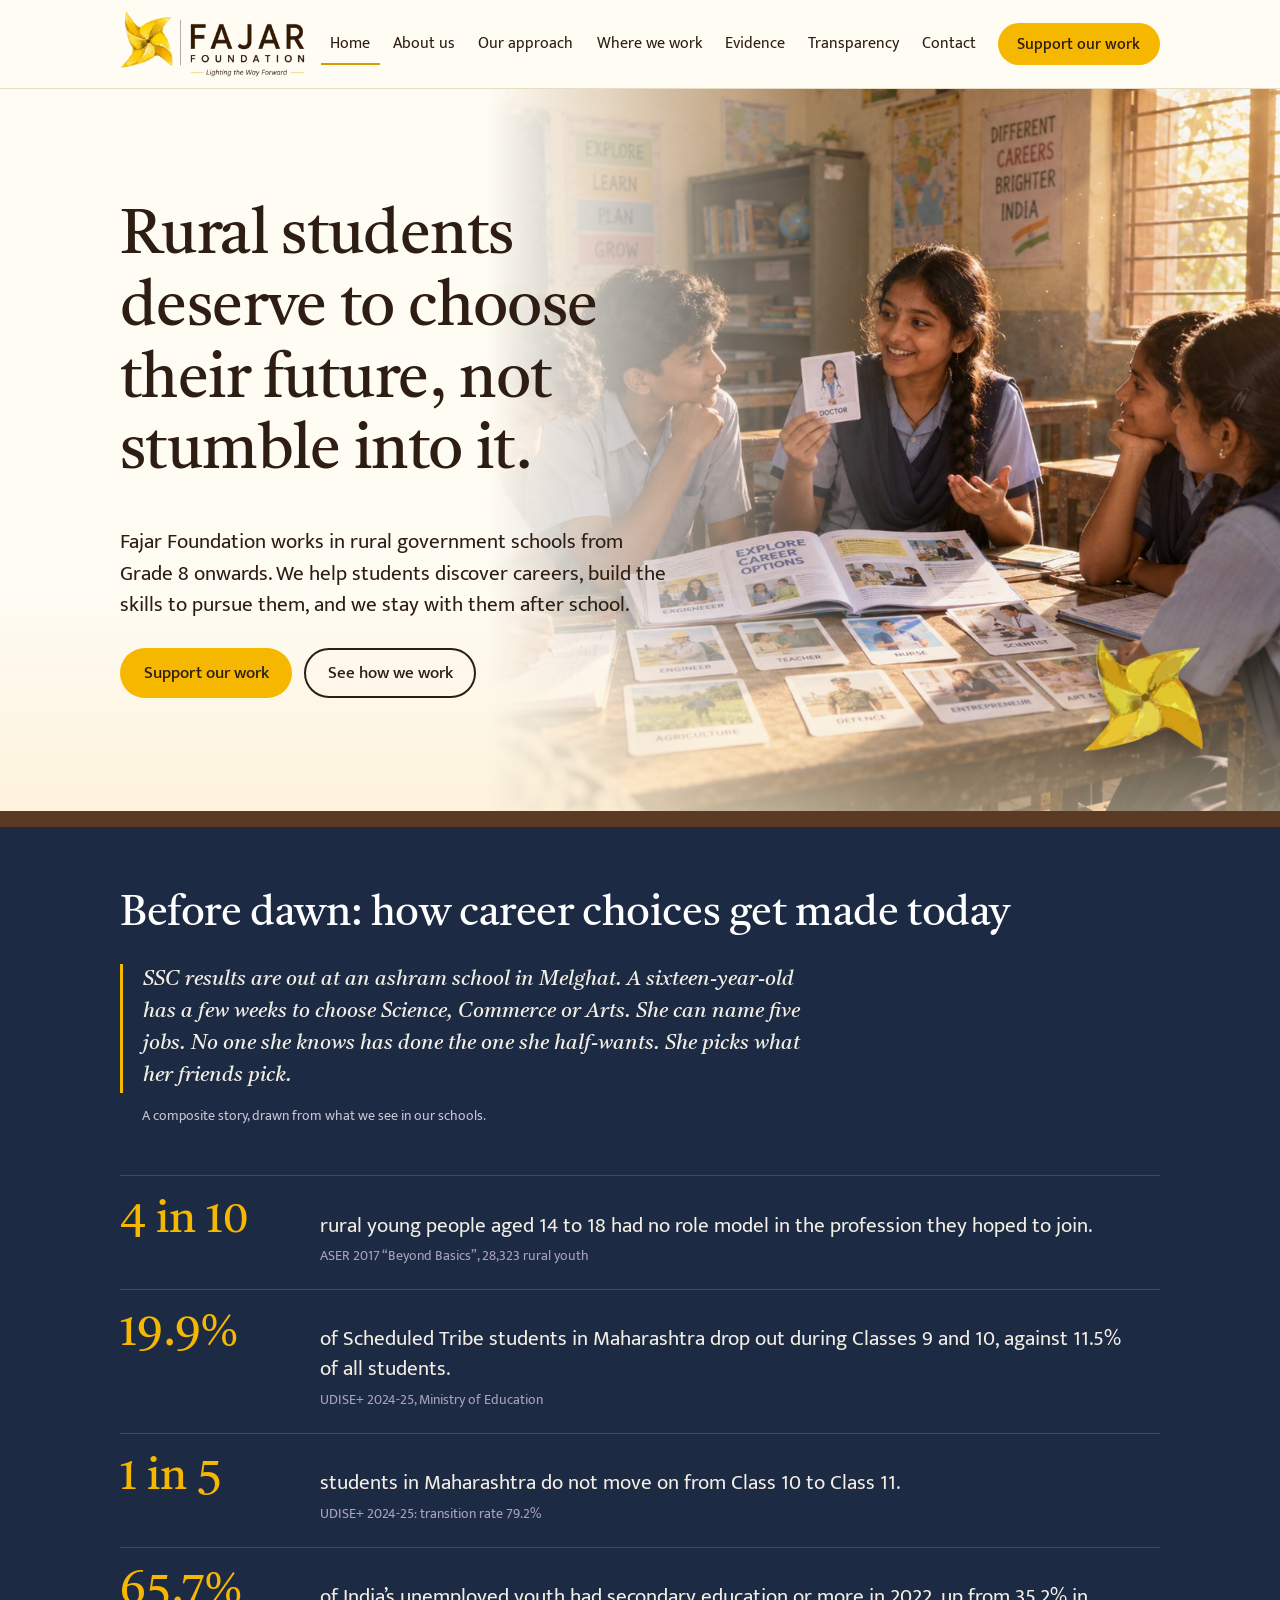
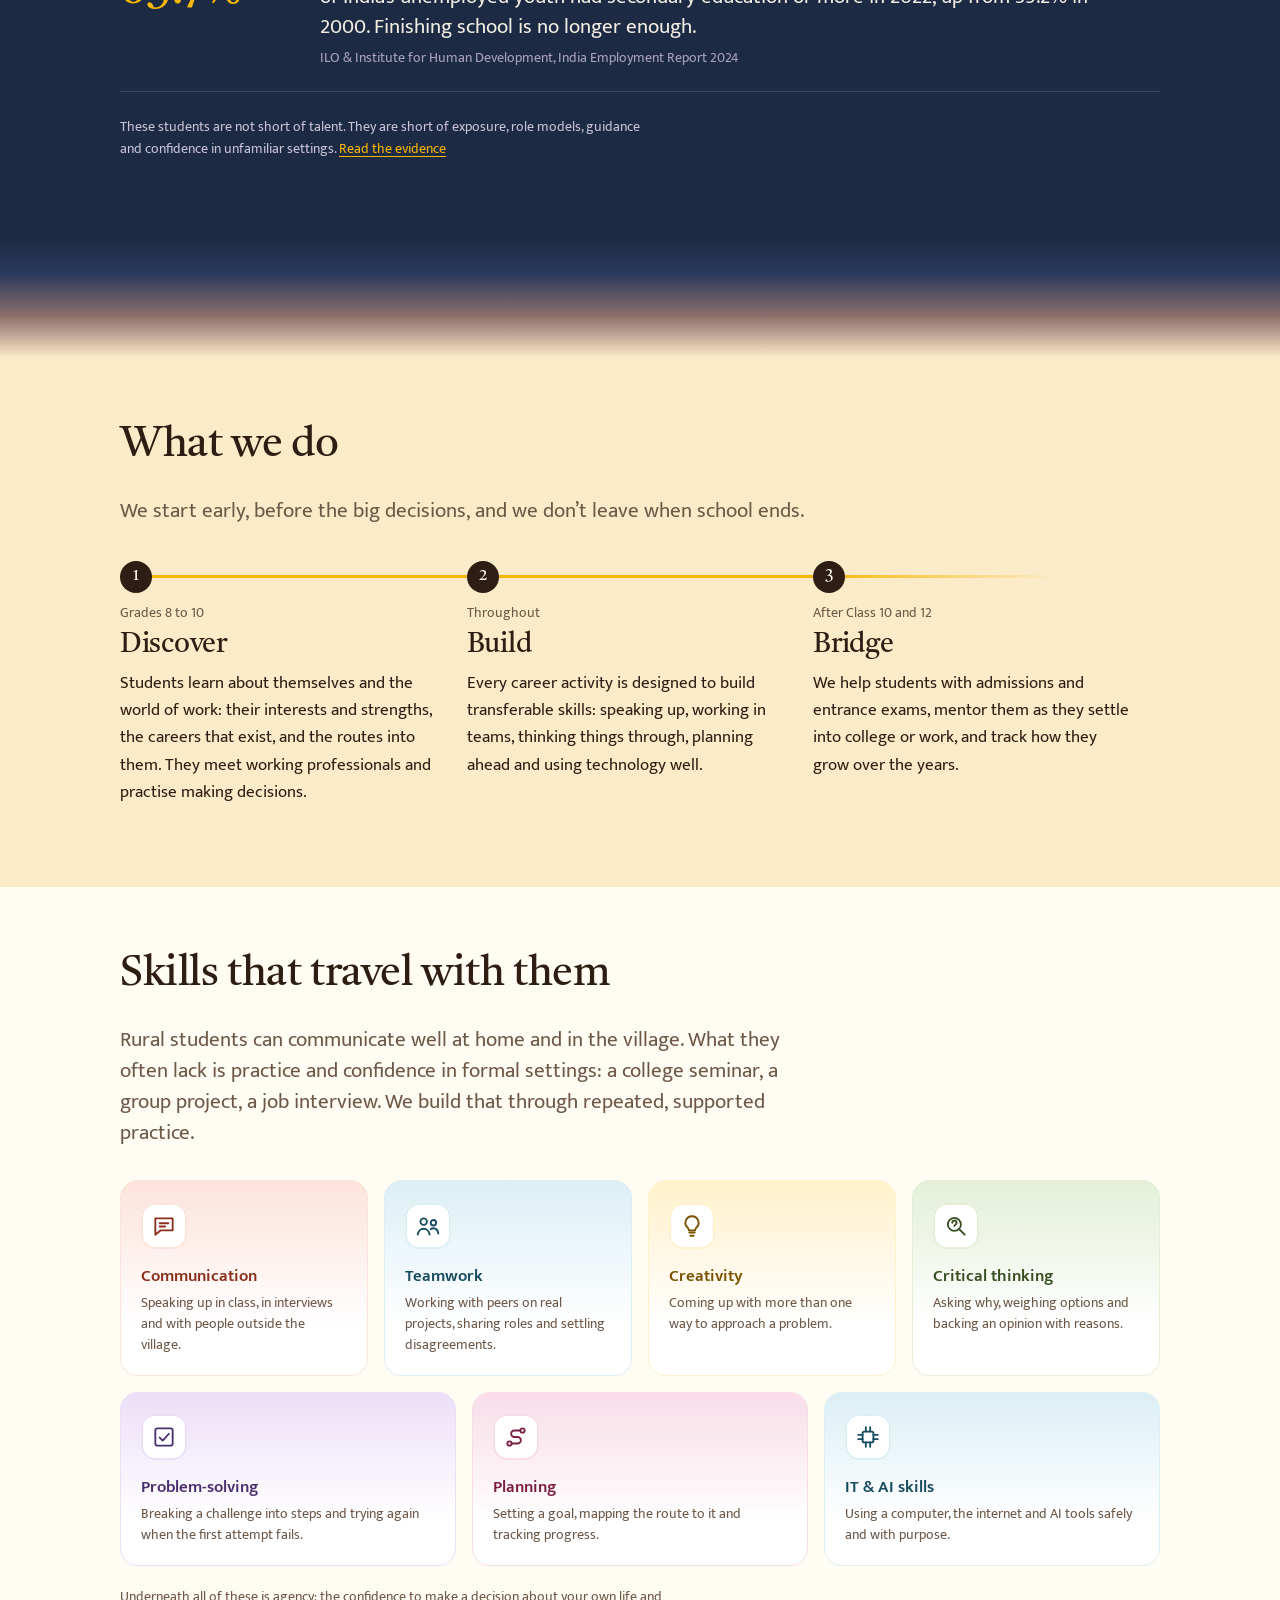
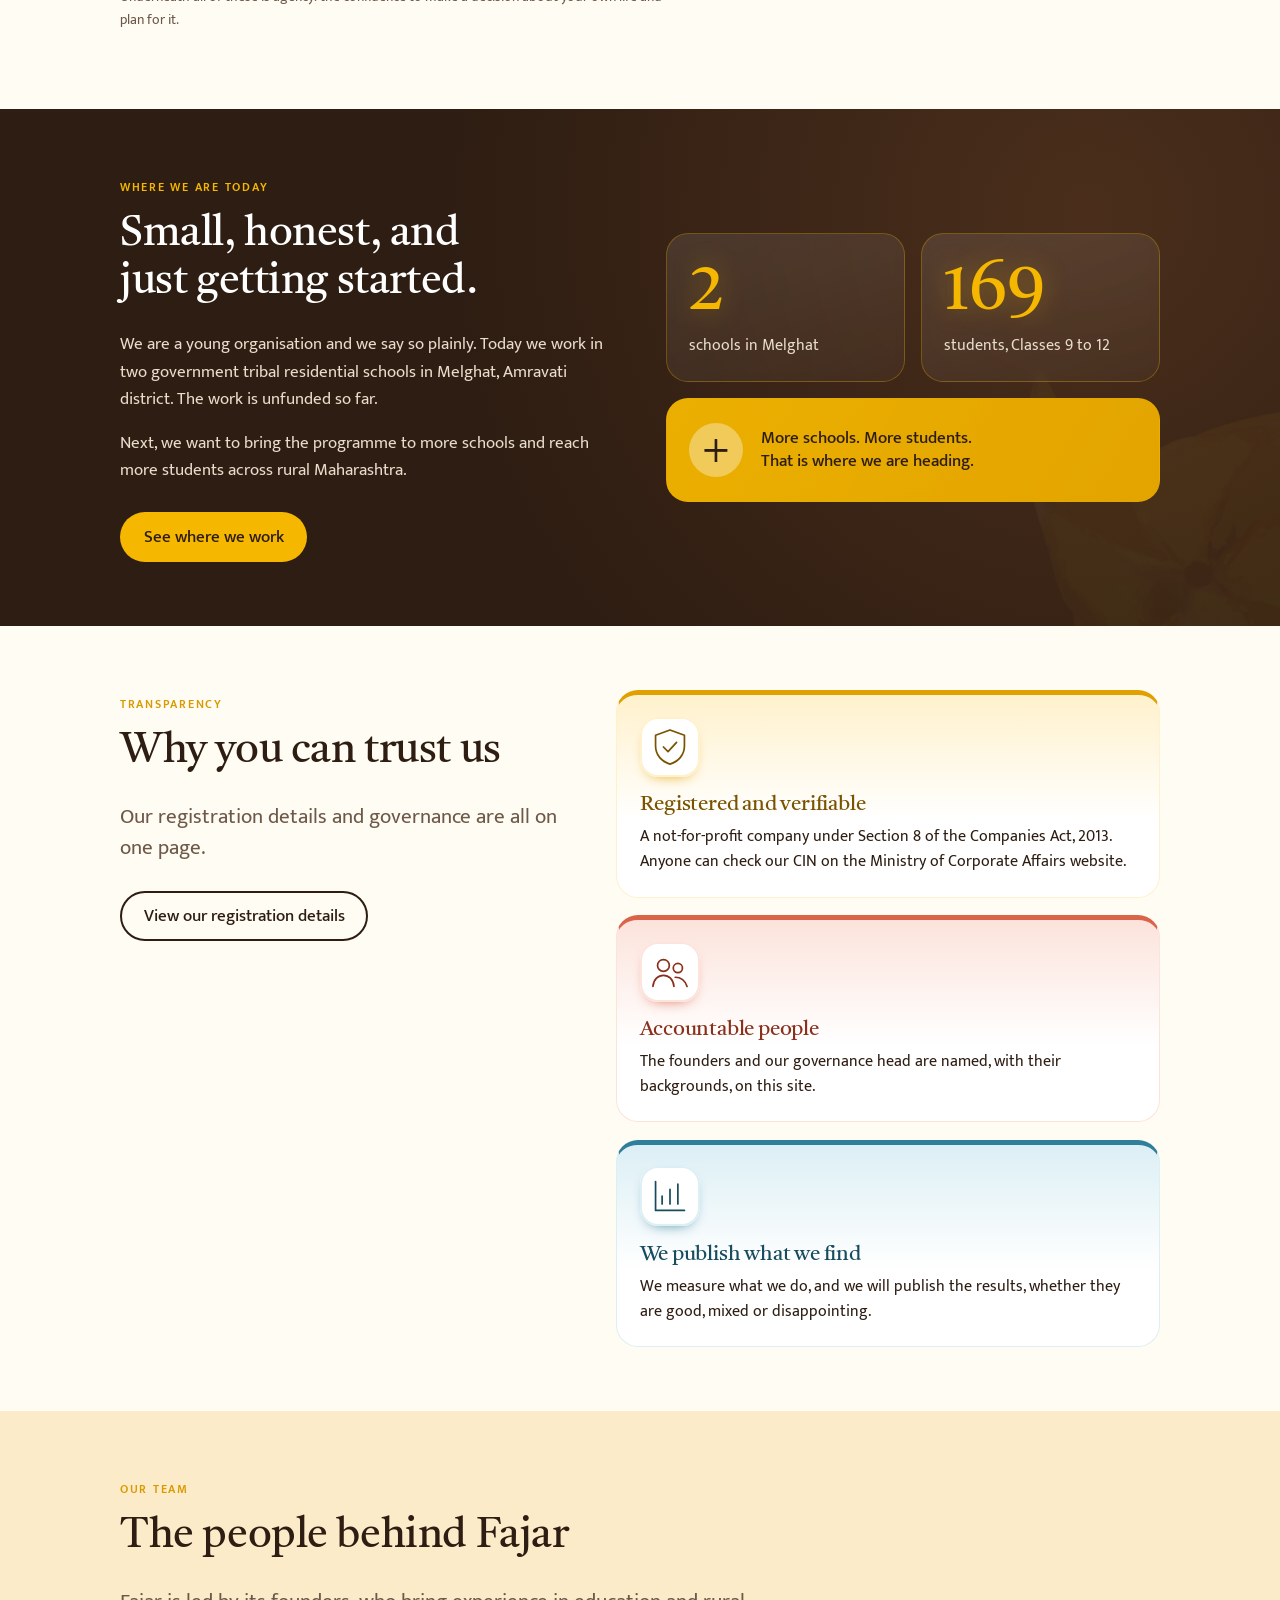
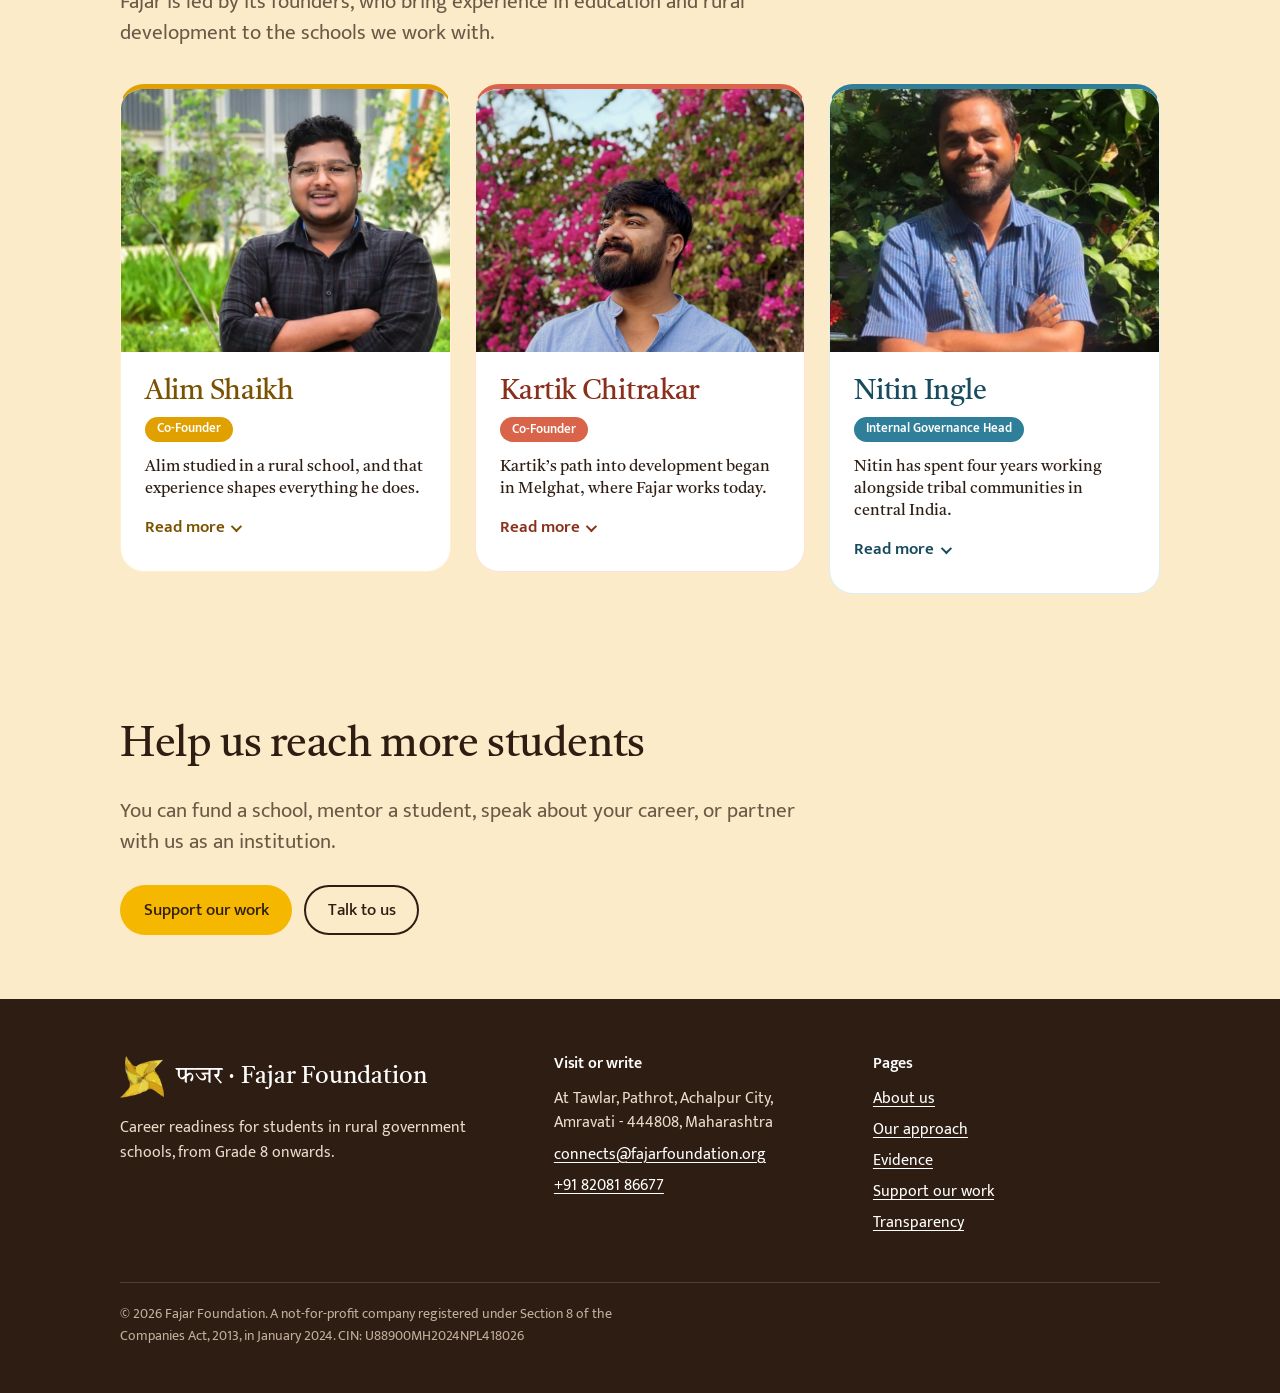
<file: index.html>
<!doctype html>
<html lang="en">
<head>
<meta charset="utf-8">
<meta name="viewport" content="width=device-width, initial-scale=1">
<title>Fajar Foundation — Career readiness for rural students</title>
<meta name="description" content="Fajar Foundation helps students in rural government schools in Maharashtra discover careers, build transferable skills and make informed choices, from Grade 8 onwards.">
<meta property="og:title" content="Fajar Foundation — Career readiness for rural students">
<meta property="og:description" content="Fajar Foundation helps students in rural government schools in Maharashtra discover careers, build transferable skills and make informed choices, from Grade 8 onwards.">
<meta name="theme-color" content="#F5B700">
<link rel="icon" href="assets/img/favicon.png" type="image/png">
<link rel="preconnect" href="https://fonts.googleapis.com">
<link rel="preconnect" href="https://fonts.gstatic.com" crossorigin>
<link href="https://fonts.googleapis.com/css2?family=Mukta:wght@400;500;600&family=Tiro+Devanagari+Marathi:ital@0;1&display=swap" rel="stylesheet">
<link rel="stylesheet" href="assets/css/style.css">
</head>
<body>
<a class="skip" href="#main">Skip to content</a>
<a class="pinwheel-fab" href="index.html" aria-label="Back to home page"><img src="assets/img/pinwheel.png" alt="" width="64" height="64"></a>
<header class="site-header">
  <div class="wrap">
    <a class="brand" href="index.html" aria-label="Fajar Foundation home">
      <img class="logo-img" src="assets/img/logo-horizontal.png" alt="Fajar Foundation: Lighting the Way Forward" width="1200" height="416">
    </a>
    <button class="nav-toggle" aria-expanded="false" aria-controls="site-nav">Menu</button>
    <nav class="nav" id="site-nav" aria-label="Main">
      <ul>
        <li><a href="index.html" aria-current="page">Home</a></li>
        <li><a href="about.html">About us</a></li>
        <li><a href="approach.html">Our approach</a></li>
        <li><a href="where-we-work.html">Where we work</a></li>
        <li><a href="evidence.html">Evidence</a></li>
        <li><a href="transparency.html">Transparency</a></li>
        <li><a href="contact.html">Contact</a></li>
        <li><a class="btn btn-primary" href="get-involved.html">Support our work</a></li>
      </ul>
    </nav>
  </div>
</header>
<main id="main">

<section class="hero">
  <img class="hero-bg" src="assets/img/hero1.jpg" width="1200" height="900" alt="Students in a rural classroom exploring career cards together" fetchpriority="high">
  <img class="hero-pinwheel" src="assets/img/pinwheel.png" alt="" width="120" height="120">
  <div class="wrap">
    <div class="hero-copy">
      <h1>Rural students deserve to choose their future, not stumble into it.</h1>
      <p class="lead">Fajar Foundation works in rural government schools from Grade 8 onwards. We help students discover careers, build the skills to pursue them, and we stay with them after school.</p>
      <div class="actions">
        <a class="btn btn-primary" href="get-involved.html">Support our work</a>
        <a class="btn btn-ghost" href="approach.html">See how we work</a>
      </div>
    </div>
  </div>
</section>

<section class="night section" aria-labelledby="problem-h">
  <div class="wrap">
    <h2 id="problem-h">Before dawn: how career choices get made today</h2>
    <p class="vignette">SSC results are out at an ashram school in Melghat. A sixteen-year-old has a few weeks to choose Science, Commerce or Arts. She can name five jobs. No one she knows has done the one she half-wants. She picks what her friends pick.</p>
    <p class="small">A composite story, drawn from what we see in our schools.</p>
    <ul class="ledger">
      <li><span class="figure">4 in 10</span><p>rural young people aged 14 to 18 had no role model in the profession they hoped to join.<span class="src">ASER 2017 “Beyond Basics”, 28,323 rural youth</span></p></li>
      <li><span class="figure">19.9%</span><p>of Scheduled Tribe students in Maharashtra drop out during Classes 9 and 10, against 11.5% of all students.<span class="src">UDISE+ 2024-25, Ministry of Education</span></p></li>
      <li><span class="figure">1 in 5</span><p>students in Maharashtra do not move on from Class 10 to Class 11.<span class="src">UDISE+ 2024-25: transition rate 79.2%</span></p></li>
      <li><span class="figure">65.7%</span><p>of India’s unemployed youth had secondary education or more in 2022, up from 35.2% in 2000. Finishing school is no longer enough.<span class="src">ILO &amp; Institute for Human Development, India Employment Report 2024</span></p></li>
    </ul>
    <p class="small" style="margin-top:1.5rem">These students are not short of talent. They are short of exposure, role models, guidance and confidence in unfamiliar settings. <a href="evidence.html">Read the evidence</a></p>
  </div>
</section>
<div class="dawn-fade" aria-hidden="true"></div>

<section class="section band" aria-labelledby="work-h">
  <div class="wrap">
    <h2 id="work-h">What we do</h2>
    <p class="lead">We start early, before the big decisions, and we don’t leave when school ends.</p>
    <ol class="journey">
      <li><span class="when">Grades 8 to 10</span><h3>Discover</h3><p>Students learn about themselves and the world of work: their interests and strengths, the careers that exist, and the routes into them. They meet working professionals and practise making decisions.</p></li>
      <li><span class="when">Throughout</span><h3>Build</h3><p>Every career activity is designed to build transferable skills: speaking up, working in teams, thinking things through, planning ahead and using technology well.</p></li>
      <li><span class="when">After Class 10 and 12</span><h3>Bridge</h3><p>We help students with admissions and entrance exams, mentor them as they settle into college or work, and track how they grow over the years.</p></li>
    </ol>
  </div>
</section>

<section class="section" aria-labelledby="skills-h">
  <div class="wrap">
    <h2 id="skills-h">Skills that travel with them</h2>
    <p class="lead">Rural students can communicate well at home and in the village. What they often lack is practice and confidence in formal settings: a college seminar, a group project, a job interview. We build that through repeated, supported practice.</p>
    <ul class="skills">
<li><svg viewBox="0 0 24 24" aria-hidden="true"><path d="M4 5h16v11H9l-5 4z"/><path d="M8 9.5h8M8 12.5h5"/></svg><div><strong>Communication</strong><span>Speaking up in class, in interviews and with people outside the village.</span></div></li>
<li><svg viewBox="0 0 24 24" aria-hidden="true"><circle cx="8" cy="8" r="3"/><circle cx="17" cy="9" r="2.5"/><path d="M2.5 20c.4-3.3 2.8-5.5 5.5-5.5s5.1 2.2 5.5 5.5"/><path d="M14.5 15c.8-.6 1.6-.9 2.5-.9 2.3 0 4.1 1.8 4.5 4.9"/></svg><div><strong>Teamwork</strong><span>Working with peers on real projects, sharing roles and settling disagreements.</span></div></li>
<li><svg viewBox="0 0 24 24" aria-hidden="true"><path d="M9.5 18h5M10.5 21h3"/><path d="M12 3a6 6 0 0 0-3.9 10.6c.6.6.9 1.4.9 2.4h6c0-1 .3-1.8.9-2.4A6 6 0 0 0 12 3z"/></svg><div><strong>Creativity</strong><span>Coming up with more than one way to approach a problem.</span></div></li>
<li><svg viewBox="0 0 24 24" aria-hidden="true"><circle cx="10.5" cy="10.5" r="6"/><path d="M20 20l-5-5"/><path d="M8.5 9a2 2 0 1 1 2.8 1.8c-.5.3-.8.7-.8 1.2"/></svg><div><strong>Critical thinking</strong><span>Asking why, weighing options and backing an opinion with reasons.</span></div></li>
<li><svg viewBox="0 0 24 24" aria-hidden="true"><rect x="4" y="4" width="16" height="16" rx="2"/><path d="M8 12.5l2.8 2.8L16.5 9"/></svg><div><strong>Problem-solving</strong><span>Breaking a challenge into steps and trying again when the first attempt fails.</span></div></li>
<li><svg viewBox="0 0 24 24" aria-hidden="true"><circle cx="6" cy="18" r="2"/><circle cx="18" cy="6" r="2"/><path d="M8 18h5.5a3 3 0 0 0 0-6h-3a3 3 0 0 1 0-6H16"/></svg><div><strong>Planning</strong><span>Setting a goal, mapping the route to it and tracking progress.</span></div></li>
<li><svg viewBox="0 0 24 24" aria-hidden="true"><rect x="7" y="7" width="10" height="10" rx="1.5"/><path d="M10 3v4M14 3v4M10 17v4M14 17v4M3 10h4M3 14h4M17 10h4M17 14h4"/></svg><div><strong>IT &amp; AI skills</strong><span>Using a computer, the internet and AI tools safely and with purpose.</span></div></li>
    </ul>
    <p class="small" style="margin-top:1.25rem">Underneath all of these is agency: the confidence to make a decision about your own life and plan for it.</p>
  </div>
</section>

<section class="section band-ink now" aria-labelledby="now-h">
  <img class="now-mark" src="assets/img/pinwheel.png" alt="" width="420" height="420">
  <div class="wrap split">
    <div class="reveal">
      <span class="eyebrow">Where we are today</span>
      <h2 id="now-h">Small, honest, and just getting started.</h2>
      <p>We are a young organisation and we say so plainly. Today we work in two government tribal residential schools in Melghat, Amravati district. The work is unfunded so far.</p>
      <p>Next, we want to bring the programme to more schools and reach more students across rural Maharashtra.</p>
      <div class="actions"><a class="btn btn-primary" href="where-we-work.html">See where we work</a></div>
    </div>
    <div class="now-stats">
      <div class="stat-card reveal" style="--d:100ms"><b data-count="2">2</b><span>schools in Melghat</span></div>
      <div class="stat-card reveal" style="--d:220ms"><b data-count="183">183</b><span>students, Classes 9 to 12</span></div>
      <div class="stat-card stat-next reveal" style="--d:340ms"><b aria-hidden="true">+</b><span>More schools. More students.<br>That is where we are heading.</span></div>
    </div>
  </div>
</section>

<section class="section" aria-labelledby="trust-h">
  <div class="wrap split split-wide">
    <div class="reveal">
      <span class="eyebrow">Transparency</span>
      <h2 id="trust-h">Why you can trust us</h2>
      <p class="lead">Our registration details and governance are all on one page.</p>
      <div class="actions"><a class="btn btn-ghost" href="transparency.html">View our registration details</a></div>
    </div>
    <div class="cards1 tones">
      <article class="card2 reveal" style="--d:0ms">
      <div class="icon-tile sm"><svg class="ico" viewBox="0 0 64 64" aria-hidden="true"><path d="M32 6 10 14v16c0 14 9 24 22 28 13-4 22-14 22-28V14Z"/><path d="m22 32 7 7 13-14"/></svg></div>
      <h3>Registered and verifiable</h3>
      <p>A not-for-profit company under Section 8 of the Companies Act, 2013. Anyone can check our CIN on the Ministry of Corporate Affairs website.</p>
    </article>
      <article class="card2 reveal" style="--d:100ms">
      <div class="icon-tile sm"><svg class="ico" viewBox="0 0 64 64" aria-hidden="true"><circle cx="22" cy="22" r="9"/><circle cx="44" cy="26" r="7"/><path d="M6 54c1-11 8-17 16-17s15 6 16 17M40 40c8 0 15 5 18 14"/></svg></div>
      <h3>Accountable people</h3>
      <p>The founders and our governance head are named, with their backgrounds, on this site.</p>
    </article>
      <article class="card2 reveal" style="--d:200ms">
      <div class="icon-tile sm"><svg class="ico" viewBox="0 0 64 64" aria-hidden="true"><path d="M10 54V10M10 54h44"/><path d="M20 44V32M32 44V22M44 44V14"/></svg></div>
      <h3>We publish what we find</h3>
      <p>We measure what we do, and we will publish the results, whether they are good, mixed or disappointing.</p>
    </article>
    </div>
  </div>
</section>

<section class="section band" id="team" aria-labelledby="team-h">
  <div class="wrap">
    <span class="eyebrow">Our team</span>
    <h2 id="team-h">The people behind Fajar</h2>
    <p class="lead">Fajar is led by its founders, who bring experience in education and rural development to the schools we work with.</p>
    <div class="team">
      <article class="person reveal">
  <div class="photo"><span class="initials" aria-hidden="true">AS</span><img src="assets/img/team/alim.jpg" alt="Portrait of Alim Shaikh" loading="lazy"></div>
  <div class="person-body">
    <h3>Alim Shaikh</h3><p class="role">Co-Founder</p>
    <p class="teaser">Alim studied in a rural school, and that experience shapes everything he does.</p>
    <div class="more" id="bio-alim"><div><p>Over seven years he has worked in education, youth development and public systems. He is a Gandhi Fellowship alumnus and has partnered with governments and communities to improve learning and to make programmes work on the ground. At Fajar he builds solutions that can grow, and that strengthen the local education systems students depend on.</p></div></div>
    <button class="more-btn" type="button" aria-expanded="false" aria-controls="bio-alim" hidden>Read more</button>
  </div>
</article>
<article class="person reveal">
  <div class="photo"><span class="initials" aria-hidden="true">KC</span><img src="assets/img/team/kartik.jpg" alt="Portrait of Kartik Chitrakar" loading="lazy"></div>
  <div class="person-body">
    <h3>Kartik Chitrakar</h3><p class="role">Co-Founder</p>
    <p class="teaser">Kartik’s path into development began in Melghat, where Fajar works today.</p>
    <div class="more" id="bio-kartik"><div><p>For more than ten years he has worked with rural communities, most of all in Chhattisgarh, on livelihoods, gender and youth development. He also mentors rural students who are aiming for higher education. At Fajar he works to open clear pathways for young people to step into their futures.</p></div></div>
    <button class="more-btn" type="button" aria-expanded="false" aria-controls="bio-kartik" hidden>Read more</button>
  </div>
</article>
<article class="person reveal">
  <div class="photo"><span class="initials" aria-hidden="true">NI</span><img src="assets/img/team/nitin.jpg" alt="Portrait of Nitin Ingle" loading="lazy"></div>
  <div class="person-body">
    <h3>Nitin Ingle</h3><p class="role">Internal Governance Head</p>
    <p class="teaser">Nitin has spent four years working alongside tribal communities in central India.</p>
    <div class="more" id="bio-nitin"><div><p>His work spans climate resilience, rural governance and strengthening grassroots institutions. He has supported women farmers and community groups to build sustainable livelihoods and reach social protection. At Fajar he brings that field experience to community-led work.</p></div></div>
    <button class="more-btn" type="button" aria-expanded="false" aria-controls="bio-nitin" hidden>Read more</button>
  </div>
</article>
    </div>
  </div>
</section>

<section class="section band" aria-labelledby="cta-h">
  <div class="wrap">
    <h2 id="cta-h">Help us reach more students</h2>
    <p class="lead">You can fund a school, mentor a student, speak about your career, or partner with us as an institution.</p>
    <div class="actions">
      <a class="btn btn-primary" href="get-involved.html">Support our work</a>
      <a class="btn btn-ghost" href="contact.html">Talk to us</a>
    </div>
  </div>
</section>
</main>
<footer class="site-footer">
  <div class="wrap">
    <div class="footer-grid">
      <div>
        <div class="footer-brand"><img class="pinwheel-img" src="assets/img/pinwheel.png" alt="" width="44" height="44"><span>फजर · Fajar Foundation</span></div>
        <p>Career readiness for students in rural government schools, from Grade 8 onwards.</p>
      </div>
      <div>
        <h2>Visit or write</h2>
        <ul>
          <li>At Tawlar, Pathrot, Achalpur City,<br>Amravati - 444808, Maharashtra</li>
          <li><a href="mailto:connects@fajarfoundation.org">connects@fajarfoundation.org</a></li>
          <li><a href="tel:+918208186677">+91 82081 86677</a></li>
        </ul>
      </div>
      <div>
        <h2>Pages</h2>
        <ul>
          <li><a href="about.html">About us</a></li>
          <li><a href="approach.html">Our approach</a></li>
          <li><a href="evidence.html">Evidence</a></li>
          <li><a href="get-involved.html">Support our work</a></li>
          <li><a href="transparency.html">Transparency</a></li>
        </ul>
      </div>
    </div>
    <div class="legal">
      <p>© <span id="year">2026</span> Fajar Foundation. A not-for-profit company registered under Section 8 of the Companies Act, 2013, in January 2024. CIN: U88900MH2024NPL418026</p>
    </div>
  </div>
</footer>
<script src="assets/js/main.js"></script>
</body>
</html>
</file>
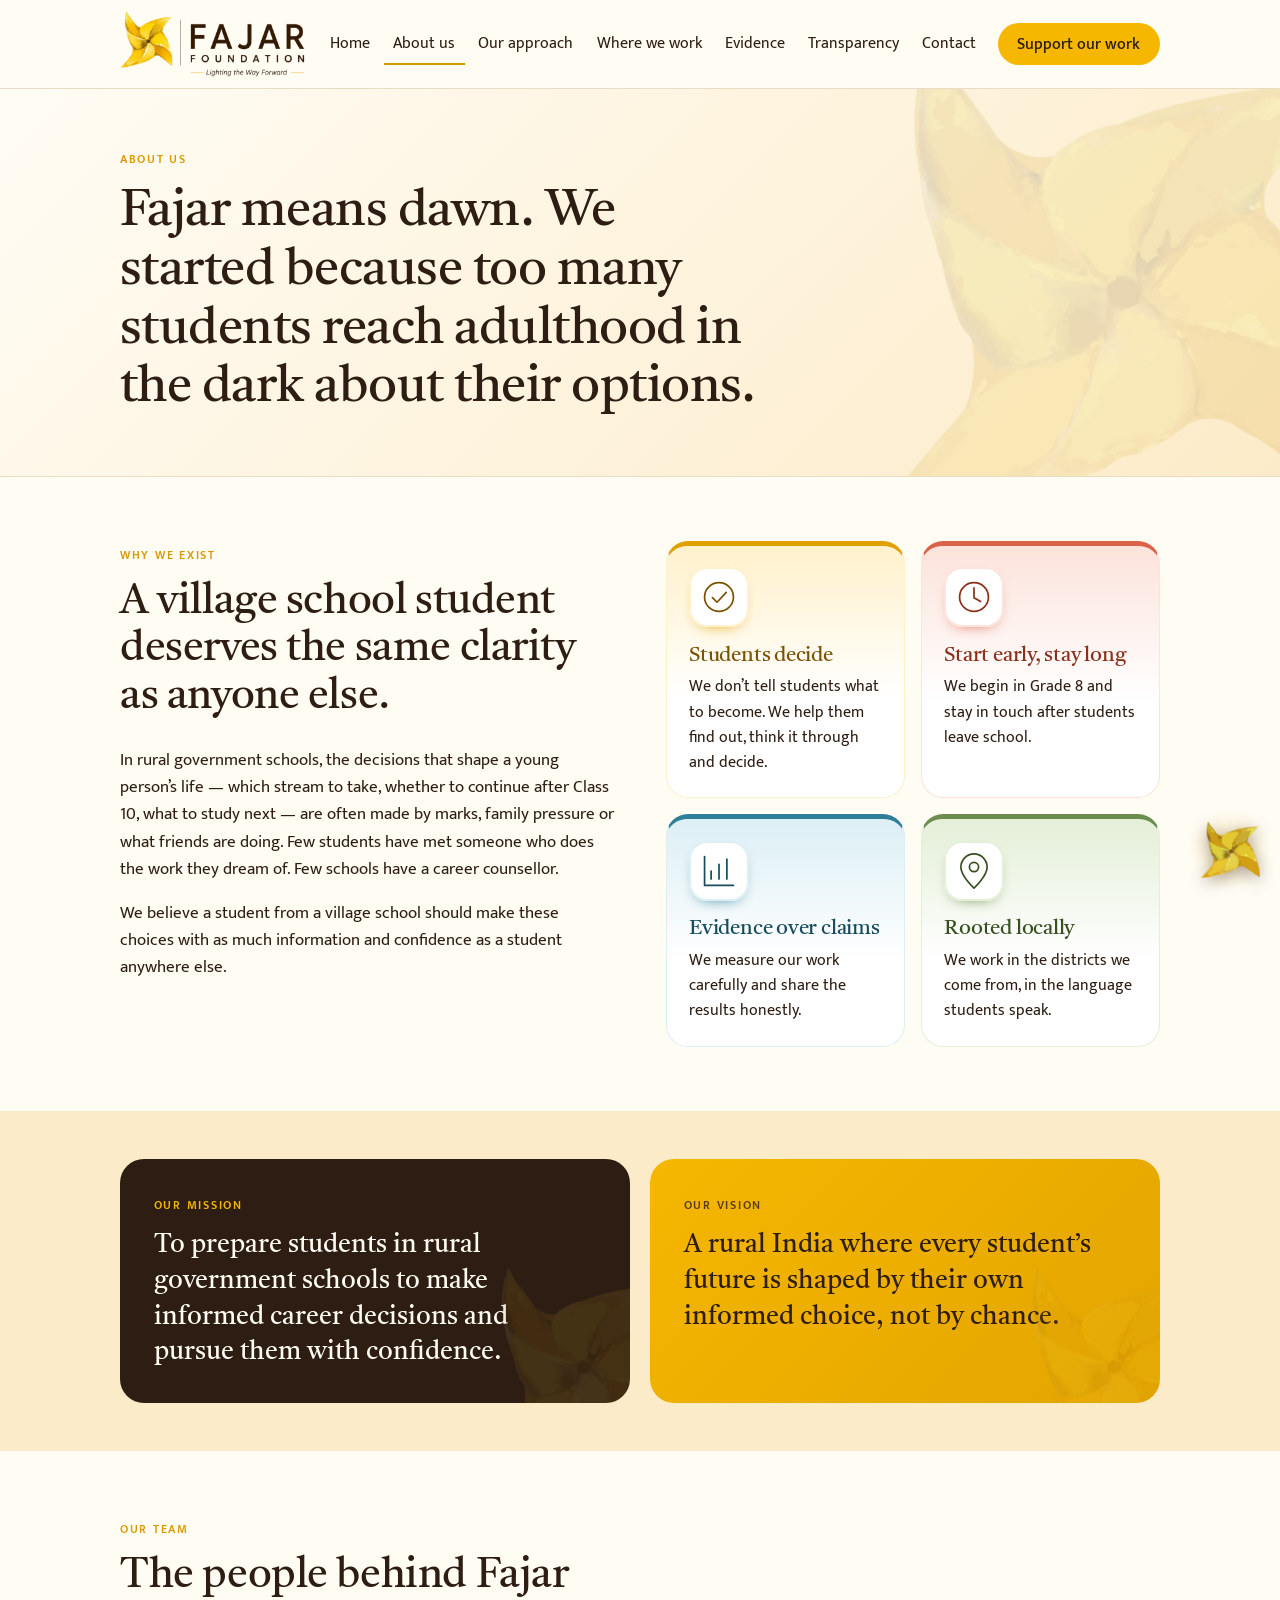
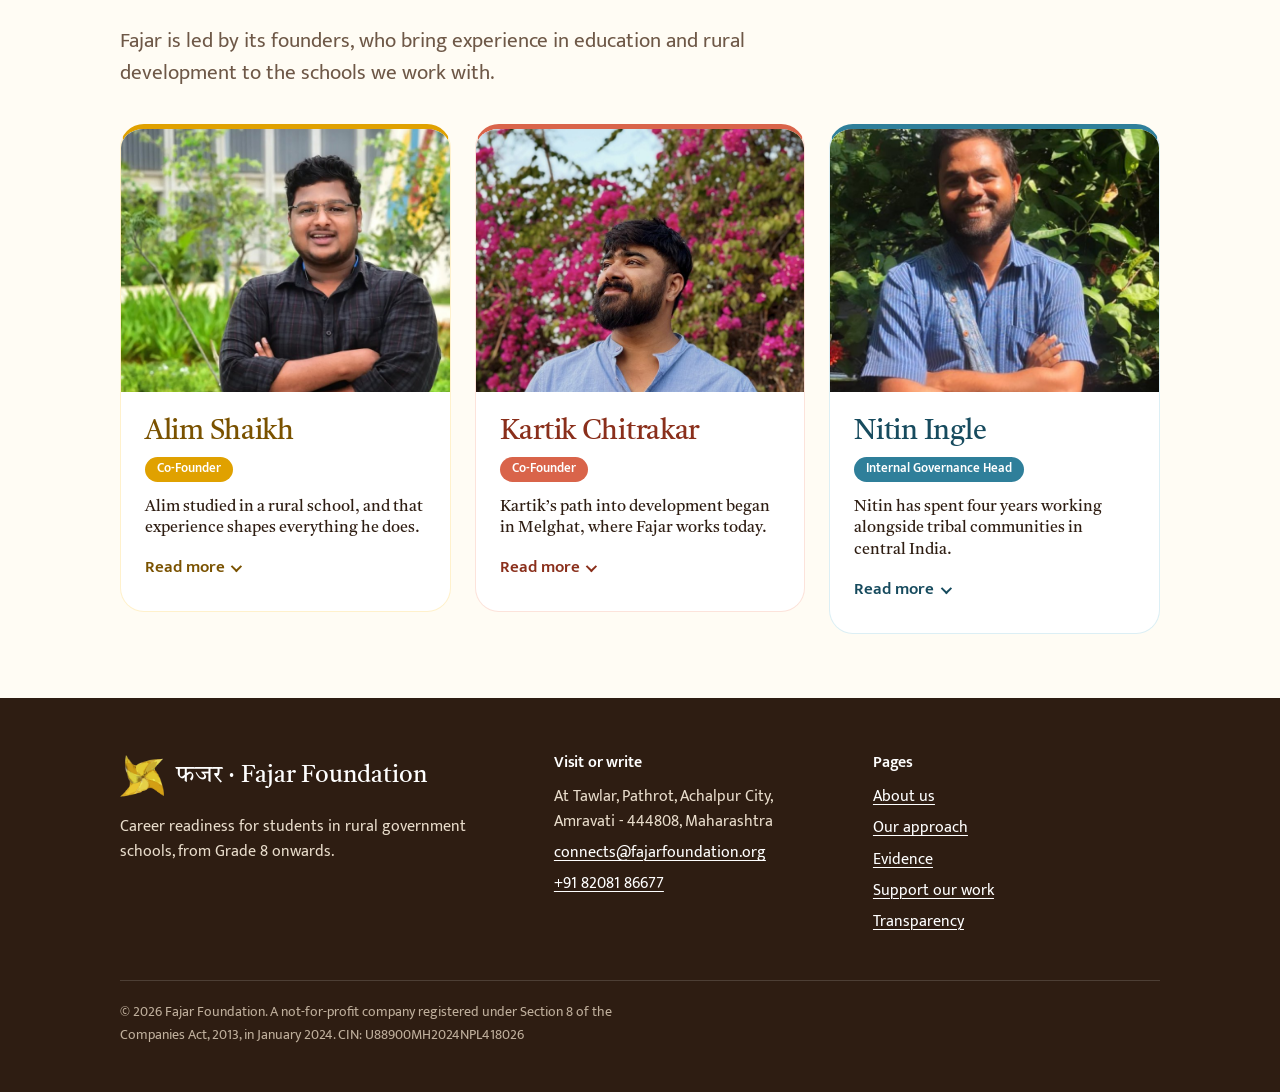
<file: about.html>
<!doctype html>
<html lang="en">
<head>
<meta charset="utf-8">
<meta name="viewport" content="width=device-width, initial-scale=1">
<title>About us — Fajar Foundation</title>
<meta name="description" content="Why Fajar Foundation exists, what we stand for, and the people behind it.">
<meta property="og:title" content="About us — Fajar Foundation">
<meta property="og:description" content="Why Fajar Foundation exists, what we stand for, and the people behind it.">
<meta name="theme-color" content="#F5B700">
<link rel="icon" href="assets/img/favicon.png" type="image/png">
<link rel="preconnect" href="https://fonts.googleapis.com">
<link rel="preconnect" href="https://fonts.gstatic.com" crossorigin>
<link href="https://fonts.googleapis.com/css2?family=Mukta:wght@400;500;600&family=Tiro+Devanagari+Marathi:ital@0;1&display=swap" rel="stylesheet">
<link rel="stylesheet" href="assets/css/style.css">
</head>
<body>
<a class="skip" href="#main">Skip to content</a>
<a class="pinwheel-fab" href="index.html" aria-label="Back to home page"><img src="assets/img/pinwheel.png" alt="" width="64" height="64"></a>
<header class="site-header">
  <div class="wrap">
    <a class="brand" href="index.html" aria-label="Fajar Foundation home">
      <img class="logo-img" src="assets/img/logo-horizontal.png" alt="Fajar Foundation: Lighting the Way Forward" width="1200" height="416">
    </a>
    <button class="nav-toggle" aria-expanded="false" aria-controls="site-nav">Menu</button>
    <nav class="nav" id="site-nav" aria-label="Main">
      <ul>
        <li><a href="index.html">Home</a></li>
        <li><a href="about.html" aria-current="page">About us</a></li>
        <li><a href="approach.html">Our approach</a></li>
        <li><a href="where-we-work.html">Where we work</a></li>
        <li><a href="evidence.html">Evidence</a></li>
        <li><a href="transparency.html">Transparency</a></li>
        <li><a href="contact.html">Contact</a></li>
        <li><a class="btn btn-primary" href="get-involved.html">Support our work</a></li>
      </ul>
    </nav>
  </div>
</header>
<main id="main">

<section class="page-hero approach-hero compact">
  <img class="hero-watermark" src="assets/img/pinwheel.png" alt="" width="520" height="520">
  <div class="wrap">
    <span class="eyebrow">About us</span>
    <h1>Fajar means dawn. We started because too many students reach adulthood in the dark about their options.</h1>
  </div>
</section>

<section class="section"><div class="wrap">
  <div class="split">
    <div class="reveal">
      <span class="eyebrow">Why we exist</span>
      <h2>A village school student deserves the same clarity as anyone else.</h2>
      <p>In rural government schools, the decisions that shape a young person’s life — which stream to take, whether to continue after Class 10, what to study next — are often made by marks, family pressure or what friends are doing. Few students have met someone who does the work they dream of. Few schools have a career counsellor.</p>
      <p>We believe a student from a village school should make these choices with as much information and confidence as a student anywhere else.</p>
    </div>
    <div class="values tones">
      <article class="card2 reveal" style="--d:0ms">
      <div class="icon-tile sm"><svg class="ico" viewBox="0 0 64 64" aria-hidden="true"><circle cx="32" cy="32" r="22"/><path d="m22 33 7 7 14-15"/></svg></div>
      <h3>Students decide</h3>
      <p>We don’t tell students what to become. We help them find out, think it through and decide.</p>
    </article>
      <article class="card2 reveal" style="--d:100ms">
      <div class="icon-tile sm"><svg class="ico" viewBox="0 0 64 64" aria-hidden="true"><circle cx="32" cy="32" r="22"/><path d="M32 18v15l10 6"/></svg></div>
      <h3>Start early, stay long</h3>
      <p>We begin in Grade 8 and stay in touch after students leave school.</p>
    </article>
      <article class="card2 reveal" style="--d:200ms">
      <div class="icon-tile sm"><svg class="ico" viewBox="0 0 64 64" aria-hidden="true"><path d="M10 54V10M10 54h44"/><path d="M20 44V32M32 44V22M44 44V14"/></svg></div>
      <h3>Evidence over claims</h3>
      <p>We measure our work carefully and share the results honestly.</p>
    </article>
      <article class="card2 reveal" style="--d:300ms">
      <div class="icon-tile sm"><svg class="ico" viewBox="0 0 64 64" aria-hidden="true"><path d="M32 58S12 40 12 26a20 20 0 0 1 40 0c0 14-20 32-20 32Z"/><circle cx="32" cy="26" r="7"/></svg></div>
      <h3>Rooted locally</h3>
      <p>We work in the districts we come from, in the language students speak.</p>
    </article>
    </div>
  </div>
</div></section>

<section class="section-tight band"><div class="wrap">
  <div class="mv">
    <div class="mv-card mission reveal"><span class="eyebrow">Our mission</span><p>To prepare students in rural government schools to make informed career decisions and pursue them with confidence.</p></div>
    <div class="mv-card vision reveal" style="--d:120ms"><span class="eyebrow">Our vision</span><p>A rural India where every student’s future is shaped by their own informed choice, not by chance.</p></div>
  </div>
</div></section>

<section class="section" id="team"><div class="wrap">
  <span class="eyebrow">Our team</span>
  <h2>The people behind Fajar</h2>
  <p class="lead">Fajar is led by its founders, who bring experience in education and rural development to the schools we work with.</p>
  <div class="team">
    <article class="person reveal">
  <div class="photo"><span class="initials" aria-hidden="true">AS</span><img src="assets/img/team/alim.jpg" alt="Portrait of Alim Shaikh" loading="lazy"></div>
  <div class="person-body">
    <h3>Alim Shaikh</h3><p class="role">Co-Founder</p>
    <p class="teaser">Alim studied in a rural school, and that experience shapes everything he does.</p>
    <div class="more" id="bio-alim"><div><p>Over seven years he has worked in education, youth development and public systems. He is a Gandhi Fellowship alumnus and has partnered with governments and communities to improve learning and to make programmes work on the ground. At Fajar he builds solutions that can grow, and that strengthen the local education systems students depend on.</p></div></div>
    <button class="more-btn" type="button" aria-expanded="false" aria-controls="bio-alim" hidden>Read more</button>
  </div>
</article>
<article class="person reveal">
  <div class="photo"><span class="initials" aria-hidden="true">KC</span><img src="assets/img/team/kartik.jpg" alt="Portrait of Kartik Chitrakar" loading="lazy"></div>
  <div class="person-body">
    <h3>Kartik Chitrakar</h3><p class="role">Co-Founder</p>
    <p class="teaser">Kartik’s path into development began in Melghat, where Fajar works today.</p>
    <div class="more" id="bio-kartik"><div><p>For more than ten years he has worked with rural communities, most of all in Chhattisgarh, on livelihoods, gender and youth development. He also mentors rural students who are aiming for higher education. At Fajar he works to open clear pathways for young people to step into their futures.</p></div></div>
    <button class="more-btn" type="button" aria-expanded="false" aria-controls="bio-kartik" hidden>Read more</button>
  </div>
</article>
<article class="person reveal">
  <div class="photo"><span class="initials" aria-hidden="true">NI</span><img src="assets/img/team/nitin.jpg" alt="Portrait of Nitin Ingle" loading="lazy"></div>
  <div class="person-body">
    <h3>Nitin Ingle</h3><p class="role">Internal Governance Head</p>
    <p class="teaser">Nitin has spent four years working alongside tribal communities in central India.</p>
    <div class="more" id="bio-nitin"><div><p>His work spans climate resilience, rural governance and strengthening grassroots institutions. He has supported women farmers and community groups to build sustainable livelihoods and reach social protection. At Fajar he brings that field experience to community-led work.</p></div></div>
    <button class="more-btn" type="button" aria-expanded="false" aria-controls="bio-nitin" hidden>Read more</button>
  </div>
</article>
  </div>
</div></section>
</main>
<footer class="site-footer">
  <div class="wrap">
    <div class="footer-grid">
      <div>
        <div class="footer-brand"><img class="pinwheel-img" src="assets/img/pinwheel.png" alt="" width="44" height="44"><span>फजर · Fajar Foundation</span></div>
        <p>Career readiness for students in rural government schools, from Grade 8 onwards.</p>
      </div>
      <div>
        <h2>Visit or write</h2>
        <ul>
          <li>At Tawlar, Pathrot, Achalpur City,<br>Amravati - 444808, Maharashtra</li>
          <li><a href="mailto:connects@fajarfoundation.org">connects@fajarfoundation.org</a></li>
          <li><a href="tel:+918208186677">+91 82081 86677</a></li>
        </ul>
      </div>
      <div>
        <h2>Pages</h2>
        <ul>
          <li><a href="about.html">About us</a></li>
          <li><a href="approach.html">Our approach</a></li>
          <li><a href="evidence.html">Evidence</a></li>
          <li><a href="get-involved.html">Support our work</a></li>
          <li><a href="transparency.html">Transparency</a></li>
        </ul>
      </div>
    </div>
    <div class="legal">
      <p>© <span id="year">2026</span> Fajar Foundation. A not-for-profit company registered under Section 8 of the Companies Act, 2013, in January 2024. CIN: U88900MH2024NPL418026</p>
    </div>
  </div>
</footer>
<script src="assets/js/main.js"></script>
</body>
</html>
</file>
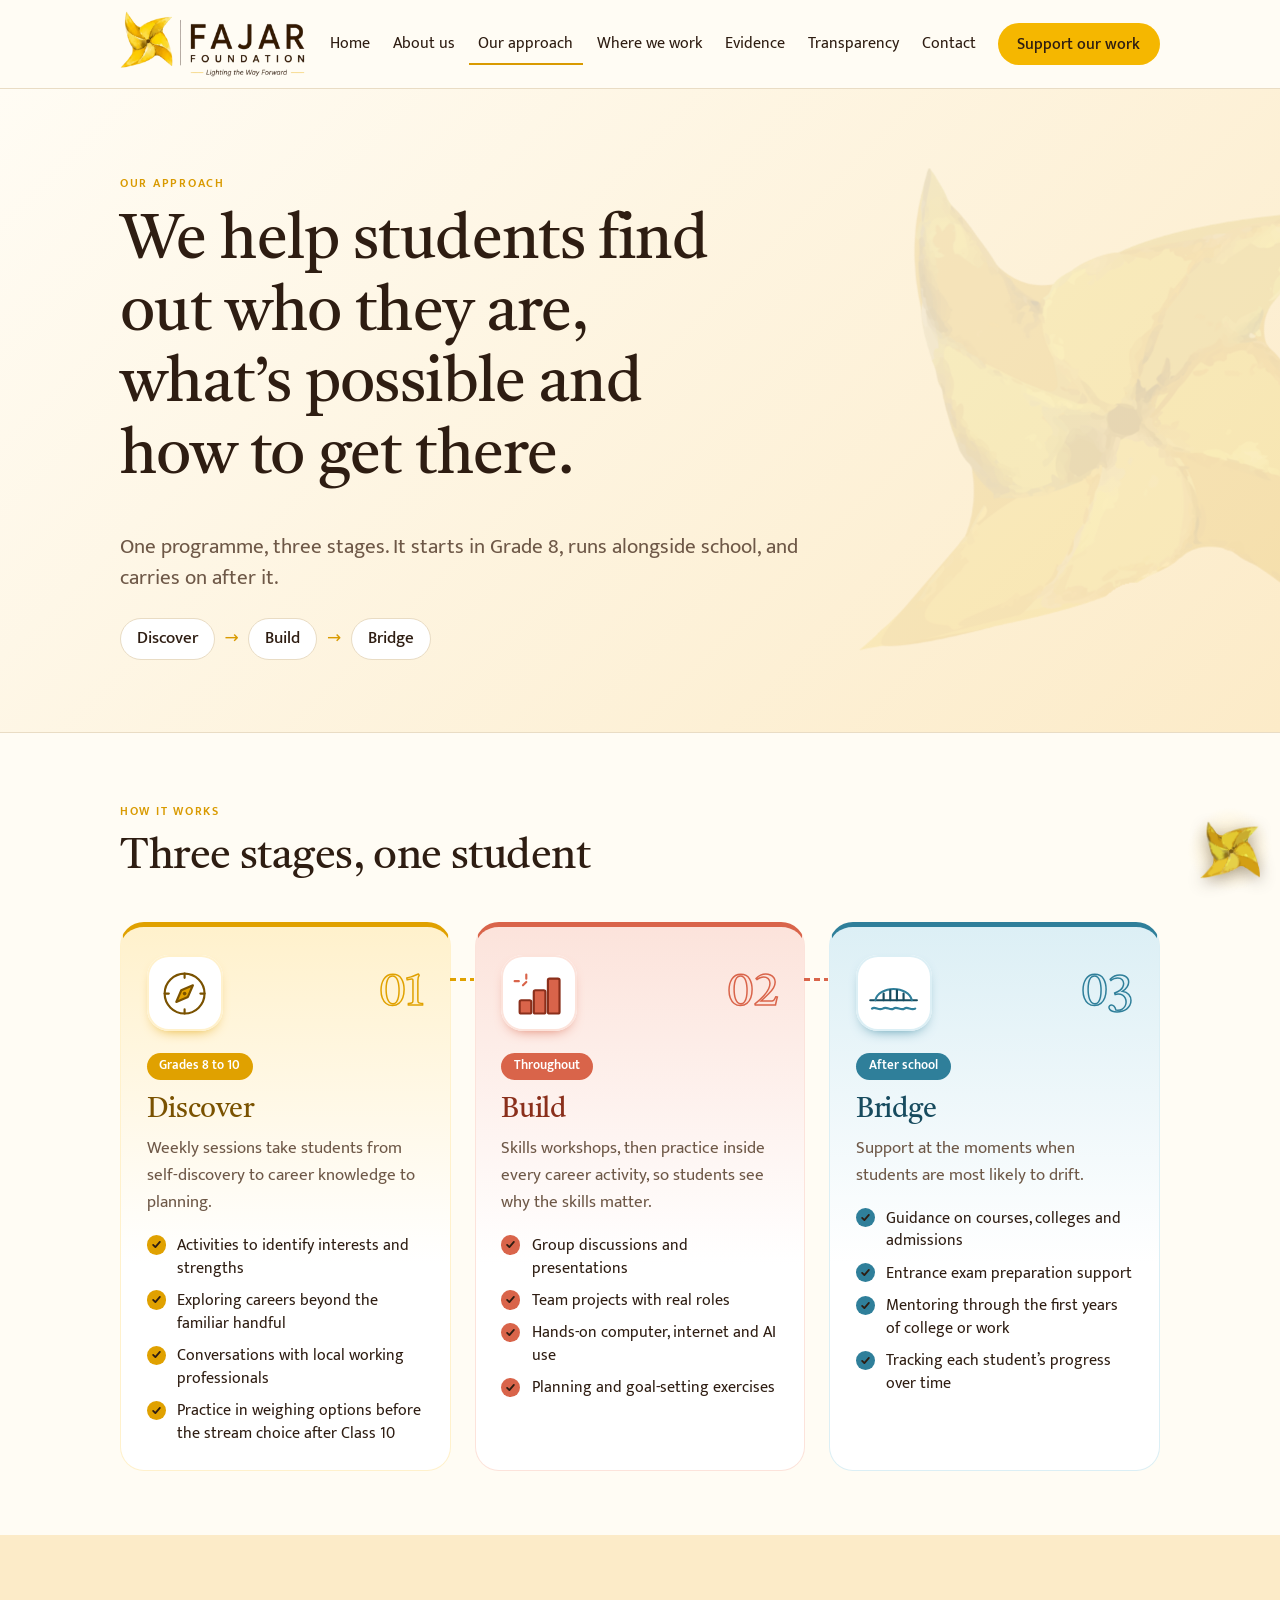
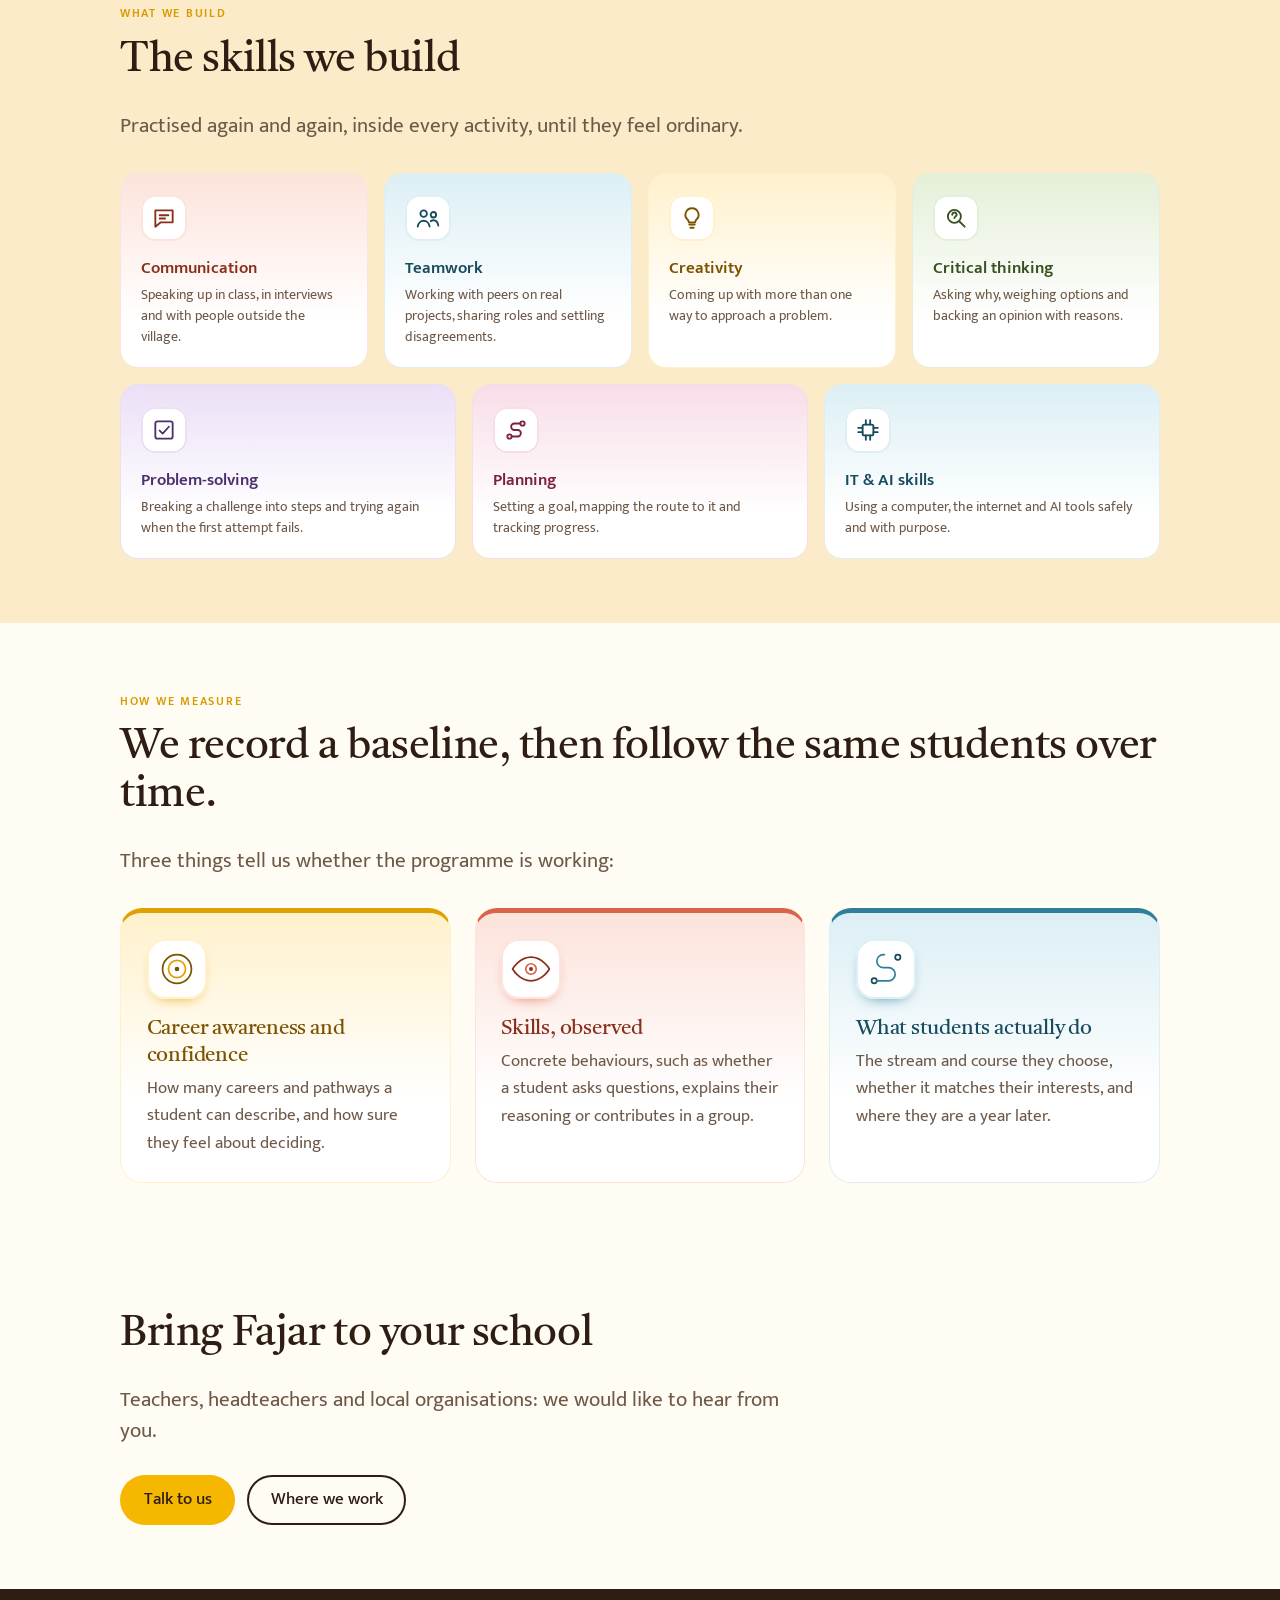
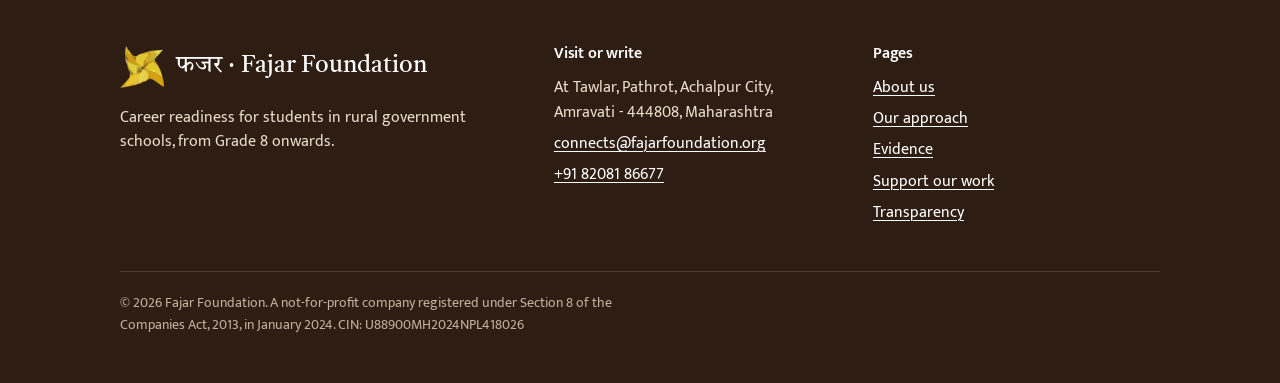
<file: approach.html>
<!doctype html>
<html lang="en">
<head>
<meta charset="utf-8">
<meta name="viewport" content="width=device-width, initial-scale=1">
<title>Our approach — Fajar Foundation</title>
<meta name="description" content="Discover, Build, Bridge: how Fajar Foundation prepares rural students for their careers.">
<meta property="og:title" content="Our approach — Fajar Foundation">
<meta property="og:description" content="Discover, Build, Bridge: how Fajar Foundation prepares rural students for their careers.">
<meta name="theme-color" content="#F5B700">
<link rel="icon" href="assets/img/favicon.png" type="image/png">
<link rel="preconnect" href="https://fonts.googleapis.com">
<link rel="preconnect" href="https://fonts.gstatic.com" crossorigin>
<link href="https://fonts.googleapis.com/css2?family=Mukta:wght@400;500;600&family=Tiro+Devanagari+Marathi:ital@0;1&display=swap" rel="stylesheet">
<link rel="stylesheet" href="assets/css/style.css">
</head>
<body>
<a class="skip" href="#main">Skip to content</a>
<a class="pinwheel-fab" href="index.html" aria-label="Back to home page"><img src="assets/img/pinwheel.png" alt="" width="64" height="64"></a>
<header class="site-header">
  <div class="wrap">
    <a class="brand" href="index.html" aria-label="Fajar Foundation home">
      <img class="logo-img" src="assets/img/logo-horizontal.png" alt="Fajar Foundation: Lighting the Way Forward" width="1200" height="416">
    </a>
    <button class="nav-toggle" aria-expanded="false" aria-controls="site-nav">Menu</button>
    <nav class="nav" id="site-nav" aria-label="Main">
      <ul>
        <li><a href="index.html">Home</a></li>
        <li><a href="about.html">About us</a></li>
        <li><a href="approach.html" aria-current="page">Our approach</a></li>
        <li><a href="where-we-work.html">Where we work</a></li>
        <li><a href="evidence.html">Evidence</a></li>
        <li><a href="transparency.html">Transparency</a></li>
        <li><a href="contact.html">Contact</a></li>
        <li><a class="btn btn-primary" href="get-involved.html">Support our work</a></li>
      </ul>
    </nav>
  </div>
</header>
<main id="main">

<section class="page-hero approach-hero">
  <img class="hero-watermark" src="assets/img/pinwheel.png" alt="" width="520" height="520">
  <div class="wrap">
    <span class="eyebrow">Our approach</span>
    <h1>We help students find out who they are, what’s possible and how to get there.</h1>
    <p class="lead">One programme, three stages. It starts in Grade 8, runs alongside school, and carries on after it.</p>
    <div class="chips" aria-label="Jump to a stage">
      <a href="#stages">Discover</a><span aria-hidden="true">→</span><a href="#stages">Build</a><span aria-hidden="true">→</span><a href="#stages">Bridge</a>
    </div>
  </div>
</section>

<section class="section" id="stages"><div class="wrap">
  <span class="eyebrow">How it works</span>
  <h2>Three stages, one student</h2>
  <div class="stages">
    <article class="stage reveal" style="--d:110ms">
      <div class="stage-top"><div class="icon-tile"><svg class="ico ico-discover" viewBox="0 0 64 64" aria-hidden="true"><circle cx="32" cy="32" r="24"/><path class="tick" d="M32 8v5M32 51v5M8 32h5M51 32h5"/><g class="needle"><path d="M42 22 36 36 22 42 28 28Z"/></g><circle class="pin" cx="32" cy="32" r="2.2"/></svg></div><span class="stage-no">01</span></div>
      <span class="pill">Grades 8 to 10</span>
      <h3>Discover</h3>
      <p>Weekly sessions take students from self-discovery to career knowledge to planning.</p>
      <ul class="ticks"><li>Activities to identify interests and strengths</li><li>Exploring careers beyond the familiar handful</li><li>Conversations with local working professionals</li><li>Practice in weighing options before the stream choice after Class 10</li></ul>
    </article>
    <article class="stage reveal" style="--d:220ms">
      <div class="stage-top"><div class="icon-tile"><svg class="ico ico-build" viewBox="0 0 64 64" aria-hidden="true"><rect class="b b1" x="8" y="40" width="14" height="16" rx="2"/><rect class="b b2" x="25" y="28" width="14" height="28" rx="2"/><rect class="b b3" x="42" y="14" width="14" height="42" rx="2"/><path class="spark" d="M12 22l4-4M16 14v-5M7 17H2"/></svg></div><span class="stage-no">02</span></div>
      <span class="pill">Throughout</span>
      <h3>Build</h3>
      <p>Skills workshops, then practice inside every career activity, so students see why the skills matter.</p>
      <ul class="ticks"><li>Group discussions and presentations</li><li>Team projects with real roles</li><li>Hands-on computer, internet and AI use</li><li>Planning and goal-setting exercises</li></ul>
    </article>
    <article class="stage reveal" style="--d:330ms">
      <div class="stage-top"><div class="icon-tile"><svg class="ico ico-bridge" viewBox="0 0 64 64" aria-hidden="true"><path class="deck" d="M4 40h56"/><path class="arch" d="M10 40c4-18 40-18 44 0"/><path class="hang" d="M20 40v-8M28 40V28M36 40V28M44 40v-8"/><path class="water" d="M6 50c4-3 8 3 13 0s9 3 13 0 9 3 13 0 8 3 13 0"/></svg></div><span class="stage-no">03</span></div>
      <span class="pill">After school</span>
      <h3>Bridge</h3>
      <p>Support at the moments when students are most likely to drift.</p>
      <ul class="ticks"><li>Guidance on courses, colleges and admissions</li><li>Entrance exam preparation support</li><li>Mentoring through the first years of college or work</li><li>Tracking each student’s progress over time</li></ul>
    </article>
  </div>
</div></section>

<section class="section band"><div class="wrap">
  <span class="eyebrow">What we build</span>
  <h2>The skills we build</h2>
  <p class="lead">Practised again and again, inside every activity, until they feel ordinary.</p>
  <ul class="skills">
<li><svg viewBox="0 0 24 24" aria-hidden="true"><path d="M4 5h16v11H9l-5 4z"/><path d="M8 9.5h8M8 12.5h5"/></svg><div><strong>Communication</strong><span>Speaking up in class, in interviews and with people outside the village.</span></div></li>
<li><svg viewBox="0 0 24 24" aria-hidden="true"><circle cx="8" cy="8" r="3"/><circle cx="17" cy="9" r="2.5"/><path d="M2.5 20c.4-3.3 2.8-5.5 5.5-5.5s5.1 2.2 5.5 5.5"/><path d="M14.5 15c.8-.6 1.6-.9 2.5-.9 2.3 0 4.1 1.8 4.5 4.9"/></svg><div><strong>Teamwork</strong><span>Working with peers on real projects, sharing roles and settling disagreements.</span></div></li>
<li><svg viewBox="0 0 24 24" aria-hidden="true"><path d="M9.5 18h5M10.5 21h3"/><path d="M12 3a6 6 0 0 0-3.9 10.6c.6.6.9 1.4.9 2.4h6c0-1 .3-1.8.9-2.4A6 6 0 0 0 12 3z"/></svg><div><strong>Creativity</strong><span>Coming up with more than one way to approach a problem.</span></div></li>
<li><svg viewBox="0 0 24 24" aria-hidden="true"><circle cx="10.5" cy="10.5" r="6"/><path d="M20 20l-5-5"/><path d="M8.5 9a2 2 0 1 1 2.8 1.8c-.5.3-.8.7-.8 1.2"/></svg><div><strong>Critical thinking</strong><span>Asking why, weighing options and backing an opinion with reasons.</span></div></li>
<li><svg viewBox="0 0 24 24" aria-hidden="true"><rect x="4" y="4" width="16" height="16" rx="2"/><path d="M8 12.5l2.8 2.8L16.5 9"/></svg><div><strong>Problem-solving</strong><span>Breaking a challenge into steps and trying again when the first attempt fails.</span></div></li>
<li><svg viewBox="0 0 24 24" aria-hidden="true"><circle cx="6" cy="18" r="2"/><circle cx="18" cy="6" r="2"/><path d="M8 18h5.5a3 3 0 0 0 0-6h-3a3 3 0 0 1 0-6H16"/></svg><div><strong>Planning</strong><span>Setting a goal, mapping the route to it and tracking progress.</span></div></li>
<li><svg viewBox="0 0 24 24" aria-hidden="true"><rect x="7" y="7" width="10" height="10" rx="1.5"/><path d="M10 3v4M14 3v4M10 17v4M14 17v4M3 10h4M3 14h4M17 10h4M17 14h4"/></svg><div><strong>IT &amp; AI skills</strong><span>Using a computer, the internet and AI tools safely and with purpose.</span></div></li>
  </ul>
</div></section>

<section class="section"><div class="wrap">
  <span class="eyebrow">How we measure</span>
  <h2>We record a baseline, then follow the same students over time.</h2>
  <p class="lead">Three things tell us whether the programme is working:</p>
  <div class="measure-grid">
    <article class="measure-card reveal" style="--d:110ms">
      <div class="icon-tile sm"><svg class="ico" viewBox="0 0 64 64" aria-hidden="true"><circle cx="32" cy="32" r="22"/><circle class="draw" cx="32" cy="32" r="13"/><circle class="pin" cx="32" cy="32" r="3.5"/></svg></div>
      <h3>Career awareness and confidence</h3><p>How many careers and pathways a student can describe, and how sure they feel about deciding.</p>
    </article>
    <article class="measure-card reveal" style="--d:220ms">
      <div class="icon-tile sm"><svg class="ico" viewBox="0 0 64 64" aria-hidden="true"><path d="M4 32s10-18 28-18 28 18 28 18-10 18-28 18S4 32 4 32Z"/><circle class="draw" cx="32" cy="32" r="8"/><circle class="pin" cx="32" cy="32" r="3"/></svg></div>
      <h3>Skills, observed</h3><p>Concrete behaviours, such as whether a student asks questions, explains their reasoning or contributes in a group.</p>
    </article>
    <article class="measure-card reveal" style="--d:330ms">
      <div class="icon-tile sm"><svg class="ico" viewBox="0 0 64 64" aria-hidden="true"><circle cx="14" cy="50" r="4"/><circle cx="50" cy="14" r="4"/><path class="draw" d="M18 50h18a10 10 0 0 0 0-20h-8a10 10 0 0 1 0-20h18"/></svg></div>
      <h3>What students actually do</h3><p>The stream and course they choose, whether it matches their interests, and where they are a year later.</p>
    </article>
  </div>
</div></section>

<section class="section"><div class="wrap">
  <h2>Bring Fajar to your school</h2>
  <p class="lead">Teachers, headteachers and local organisations: we would like to hear from you.</p>
  <div class="actions"><a class="btn btn-primary" href="contact.html">Talk to us</a><a class="btn btn-ghost" href="where-we-work.html">Where we work</a></div>
</div></section>
</main>
<footer class="site-footer">
  <div class="wrap">
    <div class="footer-grid">
      <div>
        <div class="footer-brand"><img class="pinwheel-img" src="assets/img/pinwheel.png" alt="" width="44" height="44"><span>फजर · Fajar Foundation</span></div>
        <p>Career readiness for students in rural government schools, from Grade 8 onwards.</p>
      </div>
      <div>
        <h2>Visit or write</h2>
        <ul>
          <li>At Tawlar, Pathrot, Achalpur City,<br>Amravati - 444808, Maharashtra</li>
          <li><a href="mailto:connects@fajarfoundation.org">connects@fajarfoundation.org</a></li>
          <li><a href="tel:+918208186677">+91 82081 86677</a></li>
        </ul>
      </div>
      <div>
        <h2>Pages</h2>
        <ul>
          <li><a href="about.html">About us</a></li>
          <li><a href="approach.html">Our approach</a></li>
          <li><a href="evidence.html">Evidence</a></li>
          <li><a href="get-involved.html">Support our work</a></li>
          <li><a href="transparency.html">Transparency</a></li>
        </ul>
      </div>
    </div>
    <div class="legal">
      <p>© <span id="year">2026</span> Fajar Foundation. A not-for-profit company registered under Section 8 of the Companies Act, 2013, in January 2024. CIN: U88900MH2024NPL418026</p>
    </div>
  </div>
</footer>
<script src="assets/js/main.js"></script>
</body>
</html>
</file>
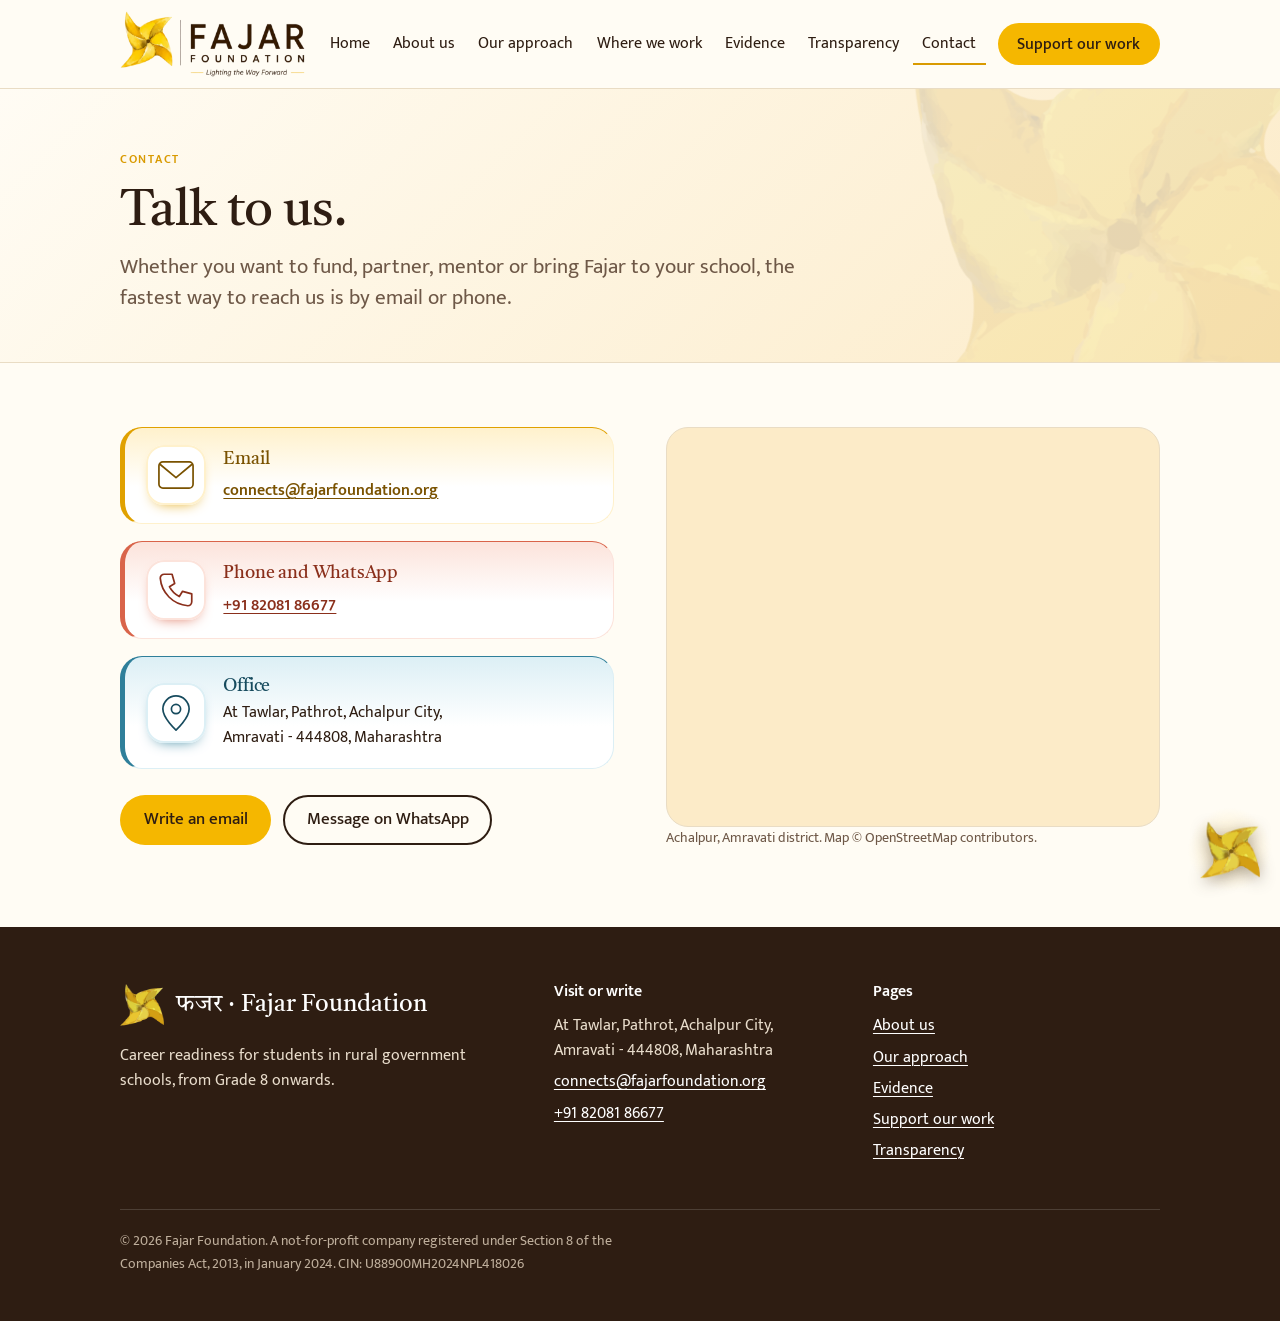
<file: contact.html>
<!doctype html>
<html lang="en">
<head>
<meta charset="utf-8">
<meta name="viewport" content="width=device-width, initial-scale=1">
<title>Contact — Fajar Foundation</title>
<meta name="description" content="Email, phone and office address for Fajar Foundation, Achalpur, Amravati.">
<meta property="og:title" content="Contact — Fajar Foundation">
<meta property="og:description" content="Email, phone and office address for Fajar Foundation, Achalpur, Amravati.">
<meta name="theme-color" content="#F5B700">
<link rel="icon" href="assets/img/favicon.png" type="image/png">
<link rel="preconnect" href="https://fonts.googleapis.com">
<link rel="preconnect" href="https://fonts.gstatic.com" crossorigin>
<link href="https://fonts.googleapis.com/css2?family=Mukta:wght@400;500;600&family=Tiro+Devanagari+Marathi:ital@0;1&display=swap" rel="stylesheet">
<link rel="stylesheet" href="assets/css/style.css">
</head>
<body>
<a class="skip" href="#main">Skip to content</a>
<a class="pinwheel-fab" href="index.html" aria-label="Back to home page"><img src="assets/img/pinwheel.png" alt="" width="64" height="64"></a>
<header class="site-header">
  <div class="wrap">
    <a class="brand" href="index.html" aria-label="Fajar Foundation home">
      <img class="logo-img" src="assets/img/logo-horizontal.png" alt="Fajar Foundation: Lighting the Way Forward" width="1200" height="416">
    </a>
    <button class="nav-toggle" aria-expanded="false" aria-controls="site-nav">Menu</button>
    <nav class="nav" id="site-nav" aria-label="Main">
      <ul>
        <li><a href="index.html">Home</a></li>
        <li><a href="about.html">About us</a></li>
        <li><a href="approach.html">Our approach</a></li>
        <li><a href="where-we-work.html">Where we work</a></li>
        <li><a href="evidence.html">Evidence</a></li>
        <li><a href="transparency.html">Transparency</a></li>
        <li><a href="contact.html" aria-current="page">Contact</a></li>
        <li><a class="btn btn-primary" href="get-involved.html">Support our work</a></li>
      </ul>
    </nav>
  </div>
</header>
<main id="main">

<section class="page-hero approach-hero compact">
  <img class="hero-watermark" src="assets/img/pinwheel.png" alt="" width="520" height="520">
  <div class="wrap">
    <span class="eyebrow">Contact</span>
    <h1>Talk to us.</h1>
    <p class="lead">Whether you want to fund, partner, mentor or bring Fajar to your school, the fastest way to reach us is by email or phone.</p>
  </div>
</section>

<section class="section"><div class="wrap">
  <div class="split">
    <div class="cards1 tones contact-cards">
      <article class="card2 reveal" style="--d:0ms">
      <div class="icon-tile sm"><svg class="ico" viewBox="0 0 64 64" aria-hidden="true"><rect x="6" y="12" width="52" height="40" rx="6"/><path d="m8 16 24 20 24-20"/></svg></div>
      <h3>Email</h3>
      <p><a href="mailto:connects@fajarfoundation.org">connects@fajarfoundation.org</a></p>
    </article>
      <article class="card2 reveal" style="--d:100ms">
      <div class="icon-tile sm"><svg class="ico" viewBox="0 0 64 64" aria-hidden="true"><path d="M14 8h12l4 14-8 5a34 34 0 0 0 15 15l5-8 14 4v12a6 6 0 0 1-6 6A46 46 0 0 1 8 14a6 6 0 0 1 6-6Z"/></svg></div>
      <h3>Phone and WhatsApp</h3>
      <p><a href="tel:+918208186677">+91 82081 86677</a></p>
    </article>
      <article class="card2 reveal" style="--d:200ms">
      <div class="icon-tile sm"><svg class="ico" viewBox="0 0 64 64" aria-hidden="true"><path d="M32 58S12 40 12 26a20 20 0 0 1 40 0c0 14-20 32-20 32Z"/><circle cx="32" cy="26" r="7"/></svg></div>
      <h3>Office</h3>
      <p>At Tawlar, Pathrot, Achalpur City,<br>Amravati - 444808, Maharashtra</p>
    </article>
      <div class="actions" style="margin-top:.5rem">
        <a class="btn btn-primary" href="mailto:connects@fajarfoundation.org">Write an email</a>
        <a class="btn btn-ghost" href="https://wa.me/918208186677">Message on WhatsApp</a>
      </div>
    </div>
    <div class="reveal">
      <iframe class="map" title="Map of Achalpur, Amravati district" loading="lazy"
        src="https://www.openstreetmap.org/export/embed.html?bbox=77.35%2C21.18%2C77.65%2C21.35&amp;layer=mapnik"></iframe>
      <p class="small">Achalpur, Amravati district. Map © OpenStreetMap contributors.</p>
    </div>
  </div>
</div></section>
</main>
<footer class="site-footer">
  <div class="wrap">
    <div class="footer-grid">
      <div>
        <div class="footer-brand"><img class="pinwheel-img" src="assets/img/pinwheel.png" alt="" width="44" height="44"><span>फजर · Fajar Foundation</span></div>
        <p>Career readiness for students in rural government schools, from Grade 8 onwards.</p>
      </div>
      <div>
        <h2>Visit or write</h2>
        <ul>
          <li>At Tawlar, Pathrot, Achalpur City,<br>Amravati - 444808, Maharashtra</li>
          <li><a href="mailto:connects@fajarfoundation.org">connects@fajarfoundation.org</a></li>
          <li><a href="tel:+918208186677">+91 82081 86677</a></li>
        </ul>
      </div>
      <div>
        <h2>Pages</h2>
        <ul>
          <li><a href="about.html">About us</a></li>
          <li><a href="approach.html">Our approach</a></li>
          <li><a href="evidence.html">Evidence</a></li>
          <li><a href="get-involved.html">Support our work</a></li>
          <li><a href="transparency.html">Transparency</a></li>
        </ul>
      </div>
    </div>
    <div class="legal">
      <p>© <span id="year">2026</span> Fajar Foundation. A not-for-profit company registered under Section 8 of the Companies Act, 2013, in January 2024. CIN: U88900MH2024NPL418026</p>
    </div>
  </div>
</footer>
<script src="assets/js/main.js"></script>
</body>
</html>
</file>
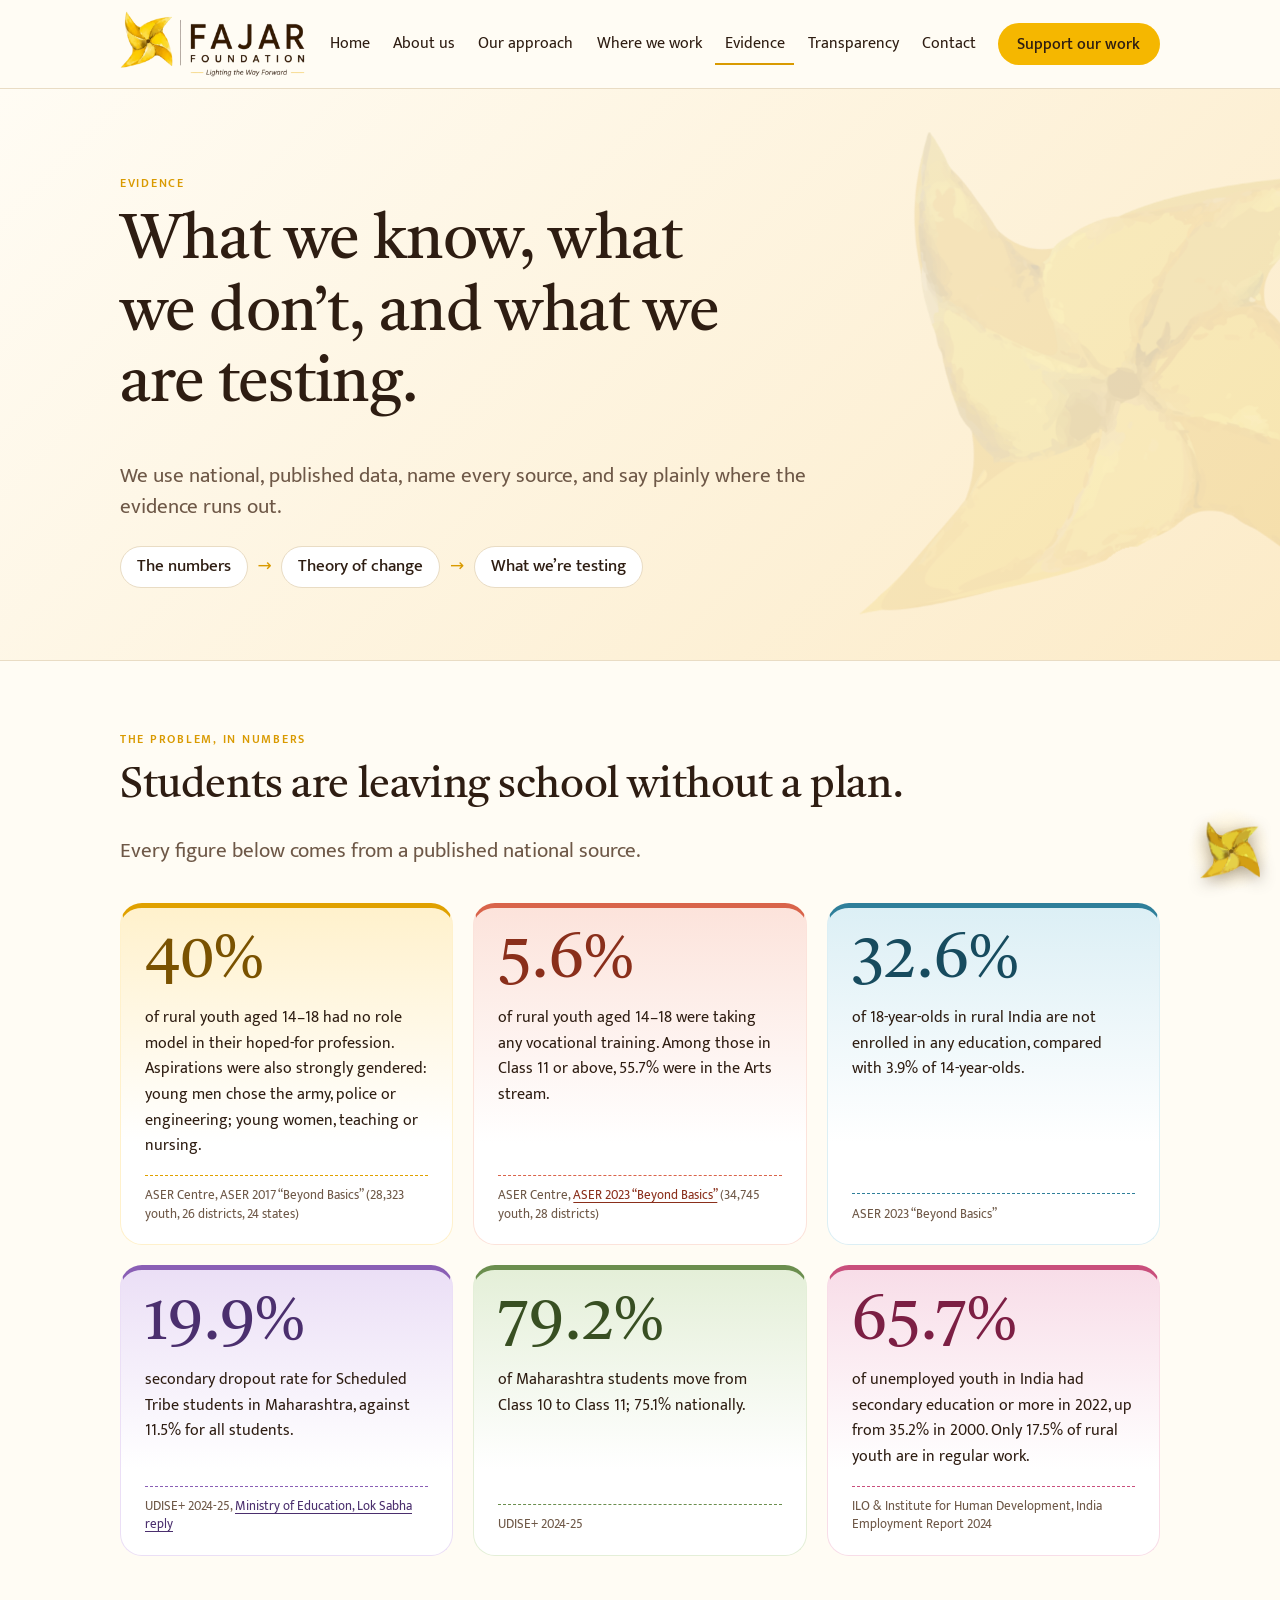
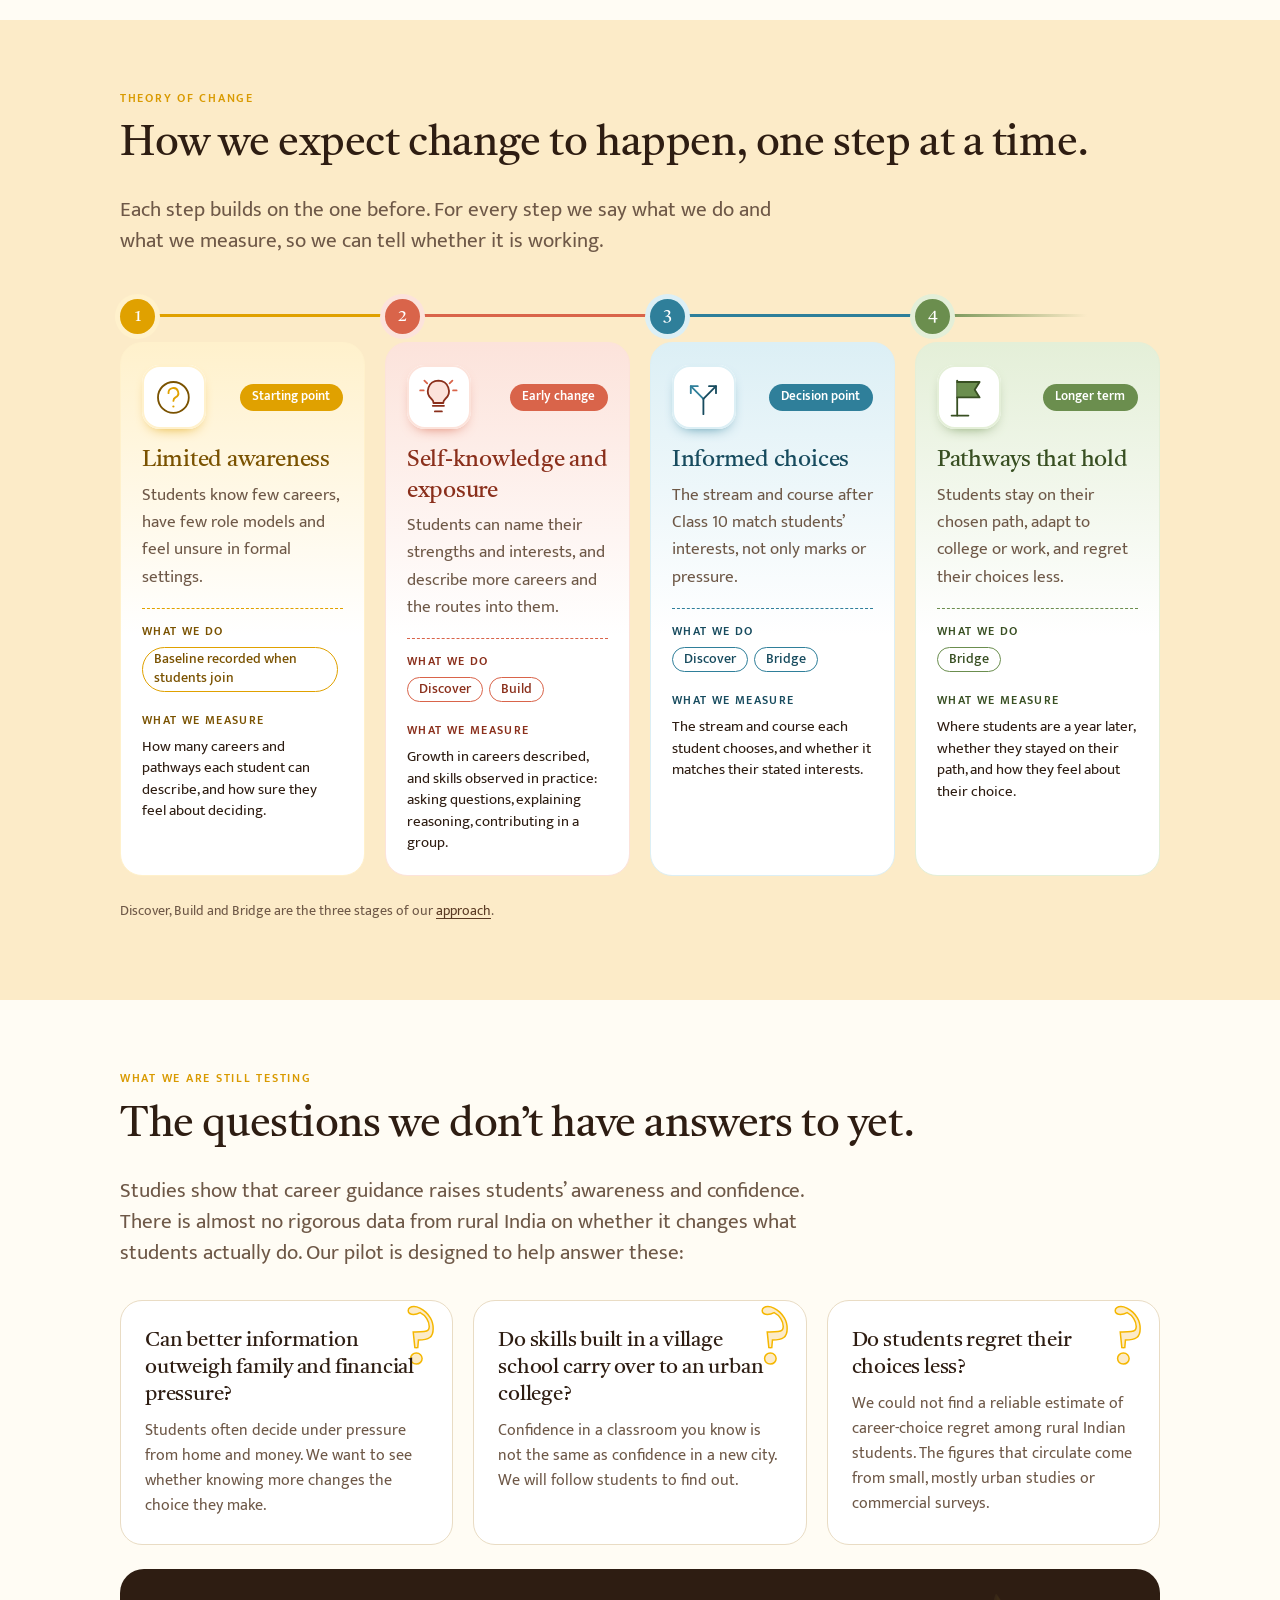
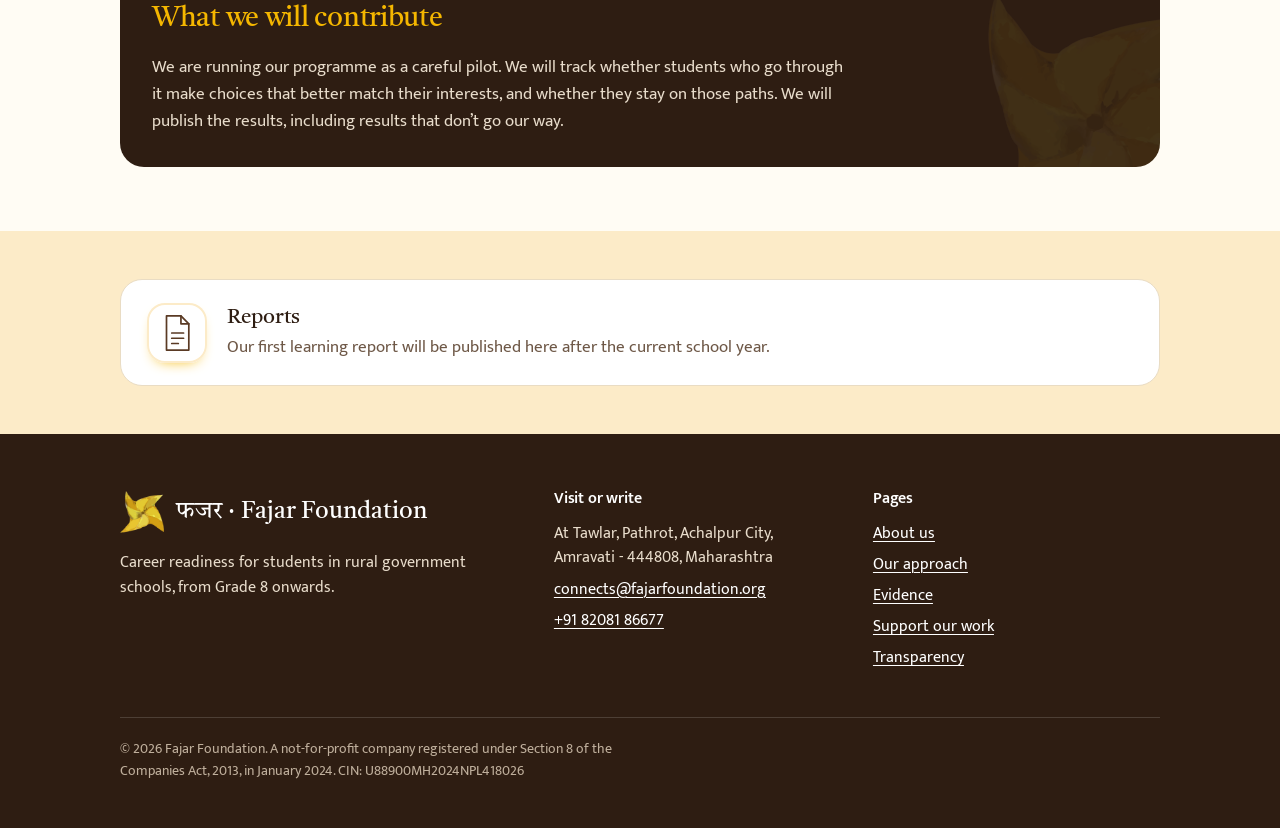
<file: evidence.html>
<!doctype html>
<html lang="en">
<head>
<meta charset="utf-8">
<meta name="viewport" content="width=device-width, initial-scale=1">
<title>Evidence — Fajar Foundation</title>
<meta name="description" content="The data behind the problem, the gap in the evidence, and Fajar Foundation’s theory of change.">
<meta property="og:title" content="Evidence — Fajar Foundation">
<meta property="og:description" content="The data behind the problem, the gap in the evidence, and Fajar Foundation’s theory of change.">
<meta name="theme-color" content="#F5B700">
<link rel="icon" href="assets/img/favicon.png" type="image/png">
<link rel="preconnect" href="https://fonts.googleapis.com">
<link rel="preconnect" href="https://fonts.gstatic.com" crossorigin>
<link href="https://fonts.googleapis.com/css2?family=Mukta:wght@400;500;600&family=Tiro+Devanagari+Marathi:ital@0;1&display=swap" rel="stylesheet">
<link rel="stylesheet" href="assets/css/style.css">
</head>
<body>
<a class="skip" href="#main">Skip to content</a>
<a class="pinwheel-fab" href="index.html" aria-label="Back to home page"><img src="assets/img/pinwheel.png" alt="" width="64" height="64"></a>
<header class="site-header">
  <div class="wrap">
    <a class="brand" href="index.html" aria-label="Fajar Foundation home">
      <img class="logo-img" src="assets/img/logo-horizontal.png" alt="Fajar Foundation: Lighting the Way Forward" width="1200" height="416">
    </a>
    <button class="nav-toggle" aria-expanded="false" aria-controls="site-nav">Menu</button>
    <nav class="nav" id="site-nav" aria-label="Main">
      <ul>
        <li><a href="index.html">Home</a></li>
        <li><a href="about.html">About us</a></li>
        <li><a href="approach.html">Our approach</a></li>
        <li><a href="where-we-work.html">Where we work</a></li>
        <li><a href="evidence.html" aria-current="page">Evidence</a></li>
        <li><a href="transparency.html">Transparency</a></li>
        <li><a href="contact.html">Contact</a></li>
        <li><a class="btn btn-primary" href="get-involved.html">Support our work</a></li>
      </ul>
    </nav>
  </div>
</header>
<main id="main">

<section class="page-hero approach-hero">
  <img class="hero-watermark" src="assets/img/pinwheel.png" alt="" width="520" height="520">
  <div class="wrap">
    <span class="eyebrow">Evidence</span>
    <h1>What we know, what we don’t, and what we are testing.</h1>
    <p class="lead">We use national, published data, name every source, and say plainly where the evidence runs out.</p>
    <div class="chips" aria-label="On this page">
      <a href="#numbers">The numbers</a><span aria-hidden="true">→</span><a href="#theory">Theory of change</a><span aria-hidden="true">→</span><a href="#testing">What we’re testing</a>
    </div>
  </div>
</section>

<section class="section" id="numbers"><div class="wrap">
  <span class="eyebrow">The problem, in numbers</span>
  <h2>Students are leaving school without a plan.</h2>
  <p class="lead">Every figure below comes from a published national source.</p>
  <ul class="facts-grid">
    <li class="fact reveal" style="--d:0ms">
      <span class="figure">40%</span>
      <p>of rural youth aged 14–18 had no role model in their hoped-for profession. Aspirations were also strongly gendered: young men chose the army, police or engineering; young women, teaching or nursing.</p>
      <span class="src">ASER Centre, ASER 2017 “Beyond Basics” (28,323 youth, 26 districts, 24 states)</span>
    </li>
    <li class="fact reveal" style="--d:110ms">
      <span class="figure">5.6%</span>
      <p>of rural youth aged 14–18 were taking any vocational training. Among those in Class 11 or above, 55.7% were in the Arts stream.</p>
      <span class="src">ASER Centre, <a href="https://asercentre.org/wp-content/uploads/2022/12/ASER-2023-Main-Findings_Jan-16-2024-1.pdf">ASER 2023 “Beyond Basics”</a> (34,745 youth, 28 districts)</span>
    </li>
    <li class="fact reveal" style="--d:220ms">
      <span class="figure">32.6%</span>
      <p>of 18-year-olds in rural India are not enrolled in any education, compared with 3.9% of 14-year-olds.</p>
      <span class="src">ASER 2023 “Beyond Basics”</span>
    </li>
    <li class="fact reveal" style="--d:0ms">
      <span class="figure">19.9%</span>
      <p>secondary dropout rate for Scheduled Tribe students in Maharashtra, against 11.5% for all students.</p>
      <span class="src">UDISE+ 2024-25, <a href="https://www.education.gov.in/sites/upload_files/mhrd/files/parliament_annexure_en/LSUQ_5964.pdf">Ministry of Education, Lok Sabha reply</a></span>
    </li>
    <li class="fact reveal" style="--d:110ms">
      <span class="figure">79.2%</span>
      <p>of Maharashtra students move from Class 10 to Class 11; 75.1% nationally.</p>
      <span class="src">UDISE+ 2024-25</span>
    </li>
    <li class="fact reveal" style="--d:220ms">
      <span class="figure">65.7%</span>
      <p>of unemployed youth in India had secondary education or more in 2022, up from 35.2% in 2000. Only 17.5% of rural youth are in regular work.</p>
      <span class="src">ILO &amp; Institute for Human Development, India Employment Report 2024</span>
    </li>
  </ul>
</div></section>

<section class="section band" id="theory"><div class="wrap">
  <span class="eyebrow">Theory of change</span>
  <h2>How we expect change to happen, one step at a time.</h2>
  <p class="lead">Each step builds on the one before. For every step we say what we do and what we measure, so we can tell whether it is working.</p>
  <ol class="flow">
    <li class="reveal-step">
      <div class="step-card">
        <div class="step-head"><div class="icon-tile"><svg class="ico ico-fog" viewBox="0 0 64 64" aria-hidden="true"><circle cx="32" cy="32" r="22"/><path class="q" d="M25 26a7 7 0 1 1 10 6c-2 1.2-3 2.6-3 5"/><circle class="pin" cx="32" cy="45" r="1.6"/></svg></div><span class="pill">Starting point</span></div>
        <h3>Limited awareness</h3>
        <p>Students know few careers, have few role models and feel unsure in formal settings.</p>
        <dl>
          <dt>What we do</dt><dd><span class="mini-chip">Baseline recorded when students join</span></dd>
          <dt>What we measure</dt><dd class="measure">How many careers and pathways each student can describe, and how sure they feel about deciding.</dd>
        </dl>
      </div>
    </li>
    <li class="reveal-step">
      <div class="step-card">
        <div class="step-head"><div class="icon-tile"><svg class="ico ico-spark" viewBox="0 0 64 64" aria-hidden="true"><path d="M24 44h16M27 52h10"/><path class="bulb" d="M32 8a15 15 0 0 0-9.5 26.6c1.7 1.4 2.5 3.4 2.5 5.4h14c0-2 .8-4 2.5-5.4A15 15 0 0 0 32 8Z"/><path class="rays" d="M6 22h5M53 22h5M12 8l4 4M52 8l-4 4"/></svg></div><span class="pill">Early change</span></div>
        <h3>Self-knowledge and exposure</h3>
        <p>Students can name their strengths and interests, and describe more careers and the routes into them.</p>
        <dl>
          <dt>What we do</dt><dd><span class="mini-chip">Discover</span><span class="mini-chip">Build</span></dd>
          <dt>What we measure</dt><dd class="measure">Growth in careers described, and skills observed in practice: asking questions, explaining reasoning, contributing in a group.</dd>
        </dl>
      </div>
    </li>
    <li class="reveal-step">
      <div class="step-card">
        <div class="step-head"><div class="icon-tile"><svg class="ico ico-fork" viewBox="0 0 64 64" aria-hidden="true"><path d="M32 56V34"/><path class="p1" d="M32 34 14 16"/><path class="p2" d="M32 34 50 16"/><path class="a1" d="M14 26V16h10"/><path class="a2" d="M40 16h10v10"/></svg></div><span class="pill">Decision point</span></div>
        <h3>Informed choices</h3>
        <p>The stream and course after Class 10 match students’ interests, not only marks or pressure.</p>
        <dl>
          <dt>What we do</dt><dd><span class="mini-chip">Discover</span><span class="mini-chip">Bridge</span></dd>
          <dt>What we measure</dt><dd class="measure">The stream and course each student chooses, and whether it matches their stated interests.</dd>
        </dl>
      </div>
    </li>
    <li class="reveal-step">
      <div class="step-card">
        <div class="step-head"><div class="icon-tile"><svg class="ico ico-flag" viewBox="0 0 64 64" aria-hidden="true"><path d="M16 58V8"/><path class="flag" d="M16 10h32l-7 11 7 11H16"/><path d="M8 58h24"/></svg></div><span class="pill">Longer term</span></div>
        <h3>Pathways that hold</h3>
        <p>Students stay on their chosen path, adapt to college or work, and regret their choices less.</p>
        <dl>
          <dt>What we do</dt><dd><span class="mini-chip">Bridge</span></dd>
          <dt>What we measure</dt><dd class="measure">Where students are a year later, whether they stayed on their path, and how they feel about their choice.</dd>
        </dl>
      </div>
    </li>
  </ol>
  <p class="flow-foot small">Discover, Build and Bridge are the three stages of our <a href="approach.html">approach</a>.</p>
</div></section>

<section class="section" id="testing"><div class="wrap">
  <span class="eyebrow">What we are still testing</span>
  <h2>The questions we don’t have answers to yet.</h2>
  <p class="lead">Studies show that career guidance raises students’ awareness and confidence. There is almost no rigorous data from rural India on whether it changes what students actually do. Our pilot is designed to help answer these:</p>
  <div class="q-grid">
    <article class="q-card reveal" style="--d:110ms">
      <span class="q-mark" aria-hidden="true">?</span>
      <h3>Can better information outweigh family and financial pressure?</h3>
      <p>Students often decide under pressure from home and money. We want to see whether knowing more changes the choice they make.</p>
    </article>
    <article class="q-card reveal" style="--d:220ms">
      <span class="q-mark" aria-hidden="true">?</span>
      <h3>Do skills built in a village school carry over to an urban college?</h3>
      <p>Confidence in a classroom you know is not the same as confidence in a new city. We will follow students to find out.</p>
    </article>
    <article class="q-card reveal" style="--d:330ms">
      <span class="q-mark" aria-hidden="true">?</span>
      <h3>Do students regret their choices less?</h3>
      <p>We could not find a reliable estimate of career-choice regret among rural Indian students. The figures that circulate come from small, mostly urban studies or commercial surveys.</p>
    </article>
  </div>
  <div class="promise reveal">
    <h3>What we will contribute</h3>
    <p>We are running our programme as a careful pilot. We will track whether students who go through it make choices that better match their interests, and whether they stay on those paths. We will publish the results, including results that don’t go our way.</p>
  </div>
</div></section>

<section class="section-tight band"><div class="wrap">
  <div class="report-card reveal">
    <div class="icon-tile sm"><svg class="ico" viewBox="0 0 64 64" aria-hidden="true"><path d="M16 6h22l12 12v40H16Z"/><path d="M38 6v12h12"/><path d="M24 32h18M24 40h18M24 48h10"/></svg></div>
    <div><h3>Reports</h3><p>Our first learning report will be published here after the current school year.</p></div>
  </div>
</div></section>
</main>
<footer class="site-footer">
  <div class="wrap">
    <div class="footer-grid">
      <div>
        <div class="footer-brand"><img class="pinwheel-img" src="assets/img/pinwheel.png" alt="" width="44" height="44"><span>फजर · Fajar Foundation</span></div>
        <p>Career readiness for students in rural government schools, from Grade 8 onwards.</p>
      </div>
      <div>
        <h2>Visit or write</h2>
        <ul>
          <li>At Tawlar, Pathrot, Achalpur City,<br>Amravati - 444808, Maharashtra</li>
          <li><a href="mailto:connects@fajarfoundation.org">connects@fajarfoundation.org</a></li>
          <li><a href="tel:+918208186677">+91 82081 86677</a></li>
        </ul>
      </div>
      <div>
        <h2>Pages</h2>
        <ul>
          <li><a href="about.html">About us</a></li>
          <li><a href="approach.html">Our approach</a></li>
          <li><a href="evidence.html">Evidence</a></li>
          <li><a href="get-involved.html">Support our work</a></li>
          <li><a href="transparency.html">Transparency</a></li>
        </ul>
      </div>
    </div>
    <div class="legal">
      <p>© <span id="year">2026</span> Fajar Foundation. A not-for-profit company registered under Section 8 of the Companies Act, 2013, in January 2024. CIN: U88900MH2024NPL418026</p>
    </div>
  </div>
</footer>
<script src="assets/js/main.js"></script>
</body>
</html>
</file>
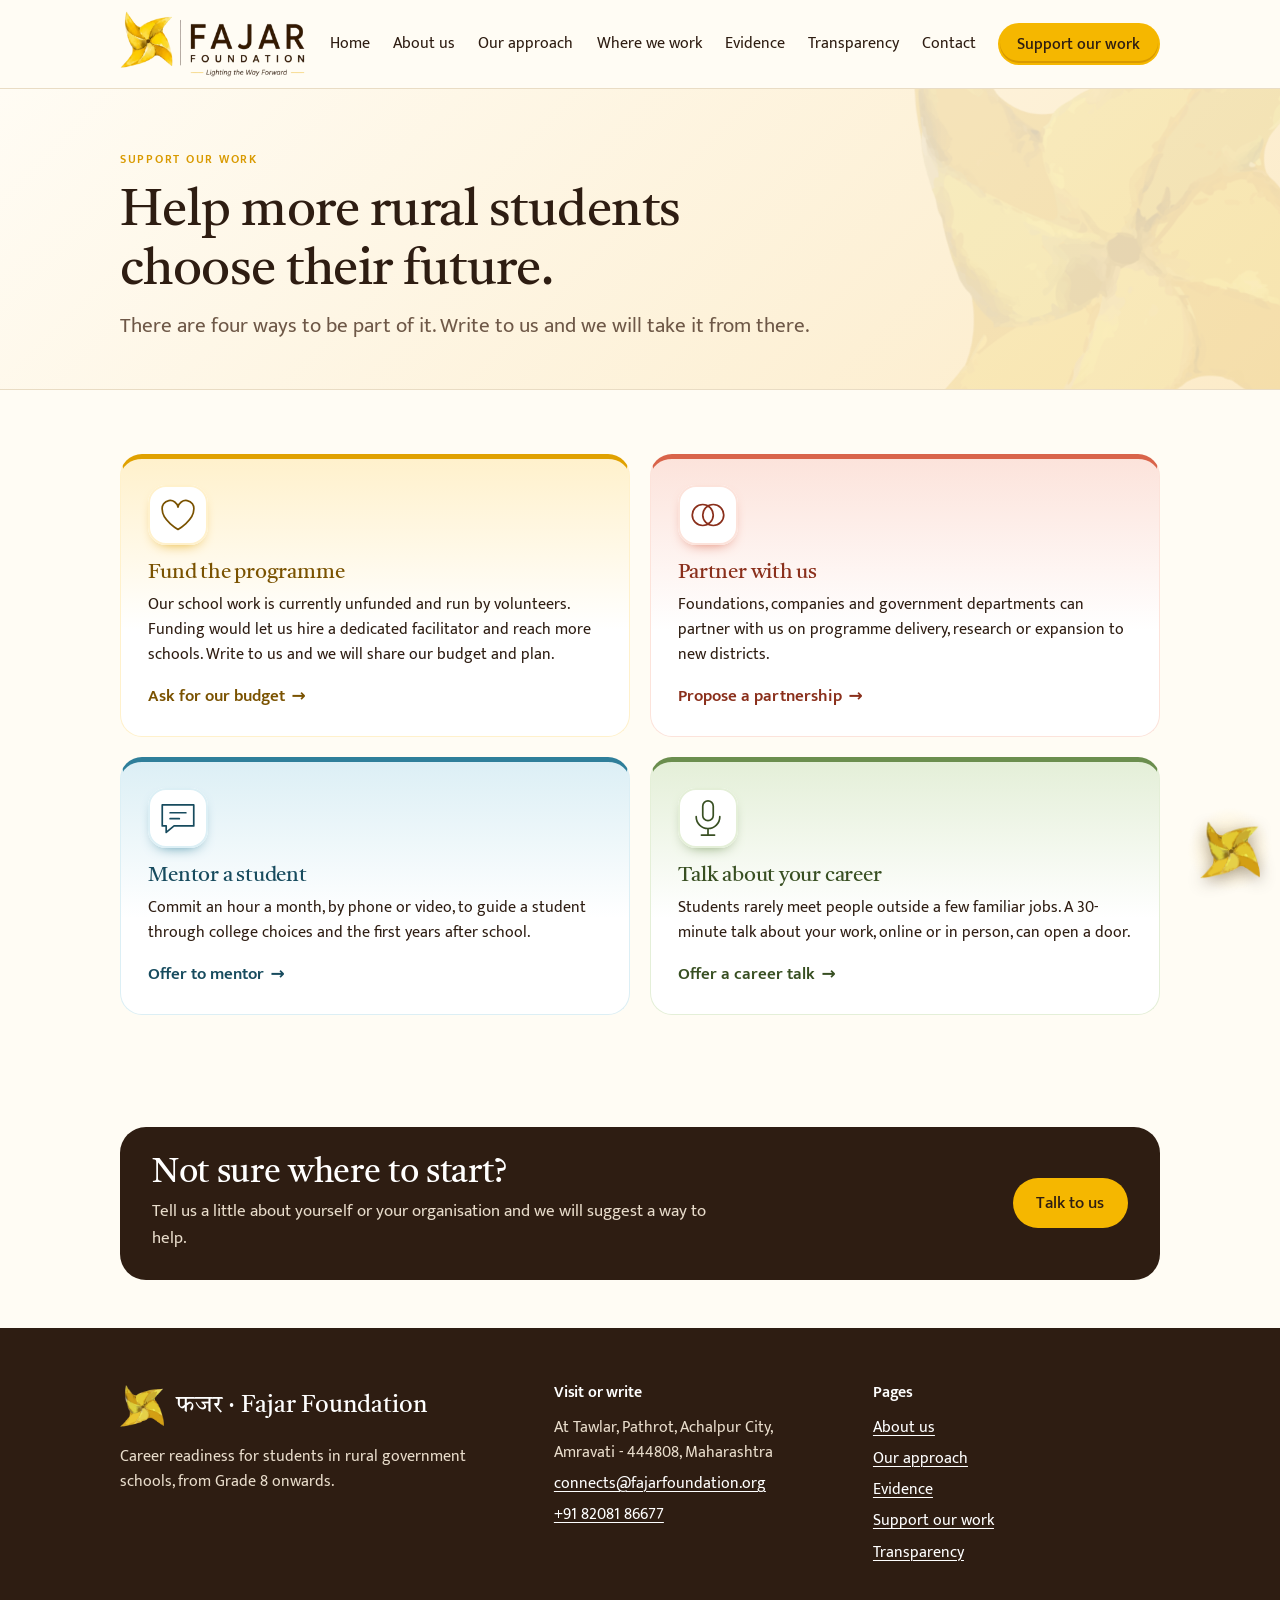
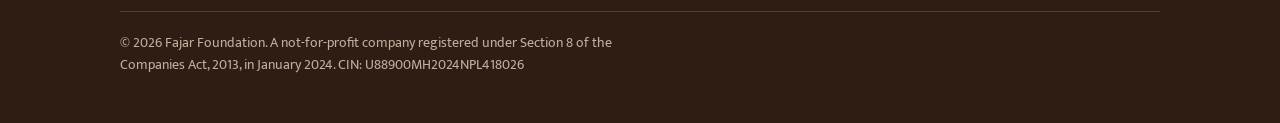
<file: get-involved.html>
<!doctype html>
<html lang="en">
<head>
<meta charset="utf-8">
<meta name="viewport" content="width=device-width, initial-scale=1">
<title>Support our work — Fajar Foundation</title>
<meta name="description" content="Fund, partner, mentor or give a career talk to support rural students.">
<meta property="og:title" content="Support our work — Fajar Foundation">
<meta property="og:description" content="Fund, partner, mentor or give a career talk to support rural students.">
<meta name="theme-color" content="#F5B700">
<link rel="icon" href="assets/img/favicon.png" type="image/png">
<link rel="preconnect" href="https://fonts.googleapis.com">
<link rel="preconnect" href="https://fonts.gstatic.com" crossorigin>
<link href="https://fonts.googleapis.com/css2?family=Mukta:wght@400;500;600&family=Tiro+Devanagari+Marathi:ital@0;1&display=swap" rel="stylesheet">
<link rel="stylesheet" href="assets/css/style.css">
</head>
<body>
<a class="skip" href="#main">Skip to content</a>
<a class="pinwheel-fab" href="index.html" aria-label="Back to home page"><img src="assets/img/pinwheel.png" alt="" width="64" height="64"></a>
<header class="site-header">
  <div class="wrap">
    <a class="brand" href="index.html" aria-label="Fajar Foundation home">
      <img class="logo-img" src="assets/img/logo-horizontal.png" alt="Fajar Foundation: Lighting the Way Forward" width="1200" height="416">
    </a>
    <button class="nav-toggle" aria-expanded="false" aria-controls="site-nav">Menu</button>
    <nav class="nav" id="site-nav" aria-label="Main">
      <ul>
        <li><a href="index.html">Home</a></li>
        <li><a href="about.html">About us</a></li>
        <li><a href="approach.html">Our approach</a></li>
        <li><a href="where-we-work.html">Where we work</a></li>
        <li><a href="evidence.html">Evidence</a></li>
        <li><a href="transparency.html">Transparency</a></li>
        <li><a href="contact.html">Contact</a></li>
        <li><a class="btn btn-primary" href="get-involved.html" aria-current="page">Support our work</a></li>
      </ul>
    </nav>
  </div>
</header>
<main id="main">

<section class="page-hero approach-hero compact">
  <img class="hero-watermark" src="assets/img/pinwheel.png" alt="" width="520" height="520">
  <div class="wrap">
    <span class="eyebrow">Support our work</span>
    <h1>Help more rural students choose their future.</h1>
    <p class="lead">There are four ways to be part of it. Write to us and we will take it from there.</p>
  </div>
</section>

<section class="section"><div class="wrap">
  <div class="cards2 tones">
    <article class="card2 reveal" style="--d:0ms">
      <div class="icon-tile sm"><svg class="ico" viewBox="0 0 64 64" aria-hidden="true"><path d="M32 54S8 40 8 24a12 12 0 0 1 24-4 12 12 0 0 1 24 4c0 16-24 30-24 30Z"/></svg></div>
      <h3>Fund the programme</h3>
      <p>Our school work is currently unfunded and run by volunteers. Funding would let us hire a dedicated facilitator and reach more schools. Write to us and we will share our budget and plan.</p><a class="card-link" href="mailto:connects@fajarfoundation.org?subject=Funding%20Fajar%20Foundation">Ask for our budget <span aria-hidden="true">→</span></a>
    </article>
    <article class="card2 reveal" style="--d:100ms">
      <div class="icon-tile sm"><svg class="ico" viewBox="0 0 64 64" aria-hidden="true"><circle cx="24" cy="32" r="16"/><circle cx="40" cy="32" r="16"/></svg></div>
      <h3>Partner with us</h3>
      <p>Foundations, companies and government departments can partner with us on programme delivery, research or expansion to new districts.</p><a class="card-link" href="mailto:connects@fajarfoundation.org?subject=Partnership%20with%20Fajar%20Foundation">Propose a partnership <span aria-hidden="true">→</span></a>
    </article>
    <article class="card2 reveal" style="--d:200ms">
      <div class="icon-tile sm"><svg class="ico" viewBox="0 0 64 64" aria-hidden="true"><path d="M8 12h48v32H26l-12 10V44H8Z"/><path d="M20 24h24M20 33h14"/></svg></div>
      <h3>Mentor a student</h3>
      <p>Commit an hour a month, by phone or video, to guide a student through college choices and the first years after school.</p><a class="card-link" href="mailto:connects@fajarfoundation.org?subject=Mentoring%20a%20Fajar%20student">Offer to mentor <span aria-hidden="true">→</span></a>
    </article>
    <article class="card2 reveal" style="--d:300ms">
      <div class="icon-tile sm"><svg class="ico" viewBox="0 0 64 64" aria-hidden="true"><rect x="24" y="6" width="16" height="30" rx="8"/><path d="M14 30a18 18 0 0 0 36 0M32 48v10M22 58h20"/></svg></div>
      <h3>Talk about your career</h3>
      <p>Students rarely meet people outside a few familiar jobs. A 30-minute talk about your work, online or in person, can open a door.</p><a class="card-link" href="mailto:connects@fajarfoundation.org?subject=Career%20talk%20for%20Fajar%20students">Offer a career talk <span aria-hidden="true">→</span></a>
    </article>
  </div>
</div></section>

<section class="section-tight"><div class="wrap">
  <div class="cta-strip reveal">
    <div><h2>Not sure where to start?</h2><p>Tell us a little about yourself or your organisation and we will suggest a way to help.</p></div>
    <a class="btn btn-primary" href="contact.html">Talk to us</a>
  </div>
</div></section>
</main>
<footer class="site-footer">
  <div class="wrap">
    <div class="footer-grid">
      <div>
        <div class="footer-brand"><img class="pinwheel-img" src="assets/img/pinwheel.png" alt="" width="44" height="44"><span>फजर · Fajar Foundation</span></div>
        <p>Career readiness for students in rural government schools, from Grade 8 onwards.</p>
      </div>
      <div>
        <h2>Visit or write</h2>
        <ul>
          <li>At Tawlar, Pathrot, Achalpur City,<br>Amravati - 444808, Maharashtra</li>
          <li><a href="mailto:connects@fajarfoundation.org">connects@fajarfoundation.org</a></li>
          <li><a href="tel:+918208186677">+91 82081 86677</a></li>
        </ul>
      </div>
      <div>
        <h2>Pages</h2>
        <ul>
          <li><a href="about.html">About us</a></li>
          <li><a href="approach.html">Our approach</a></li>
          <li><a href="evidence.html">Evidence</a></li>
          <li><a href="get-involved.html">Support our work</a></li>
          <li><a href="transparency.html">Transparency</a></li>
        </ul>
      </div>
    </div>
    <div class="legal">
      <p>© <span id="year">2026</span> Fajar Foundation. A not-for-profit company registered under Section 8 of the Companies Act, 2013, in January 2024. CIN: U88900MH2024NPL418026</p>
    </div>
  </div>
</footer>
<script src="assets/js/main.js"></script>
</body>
</html>
</file>
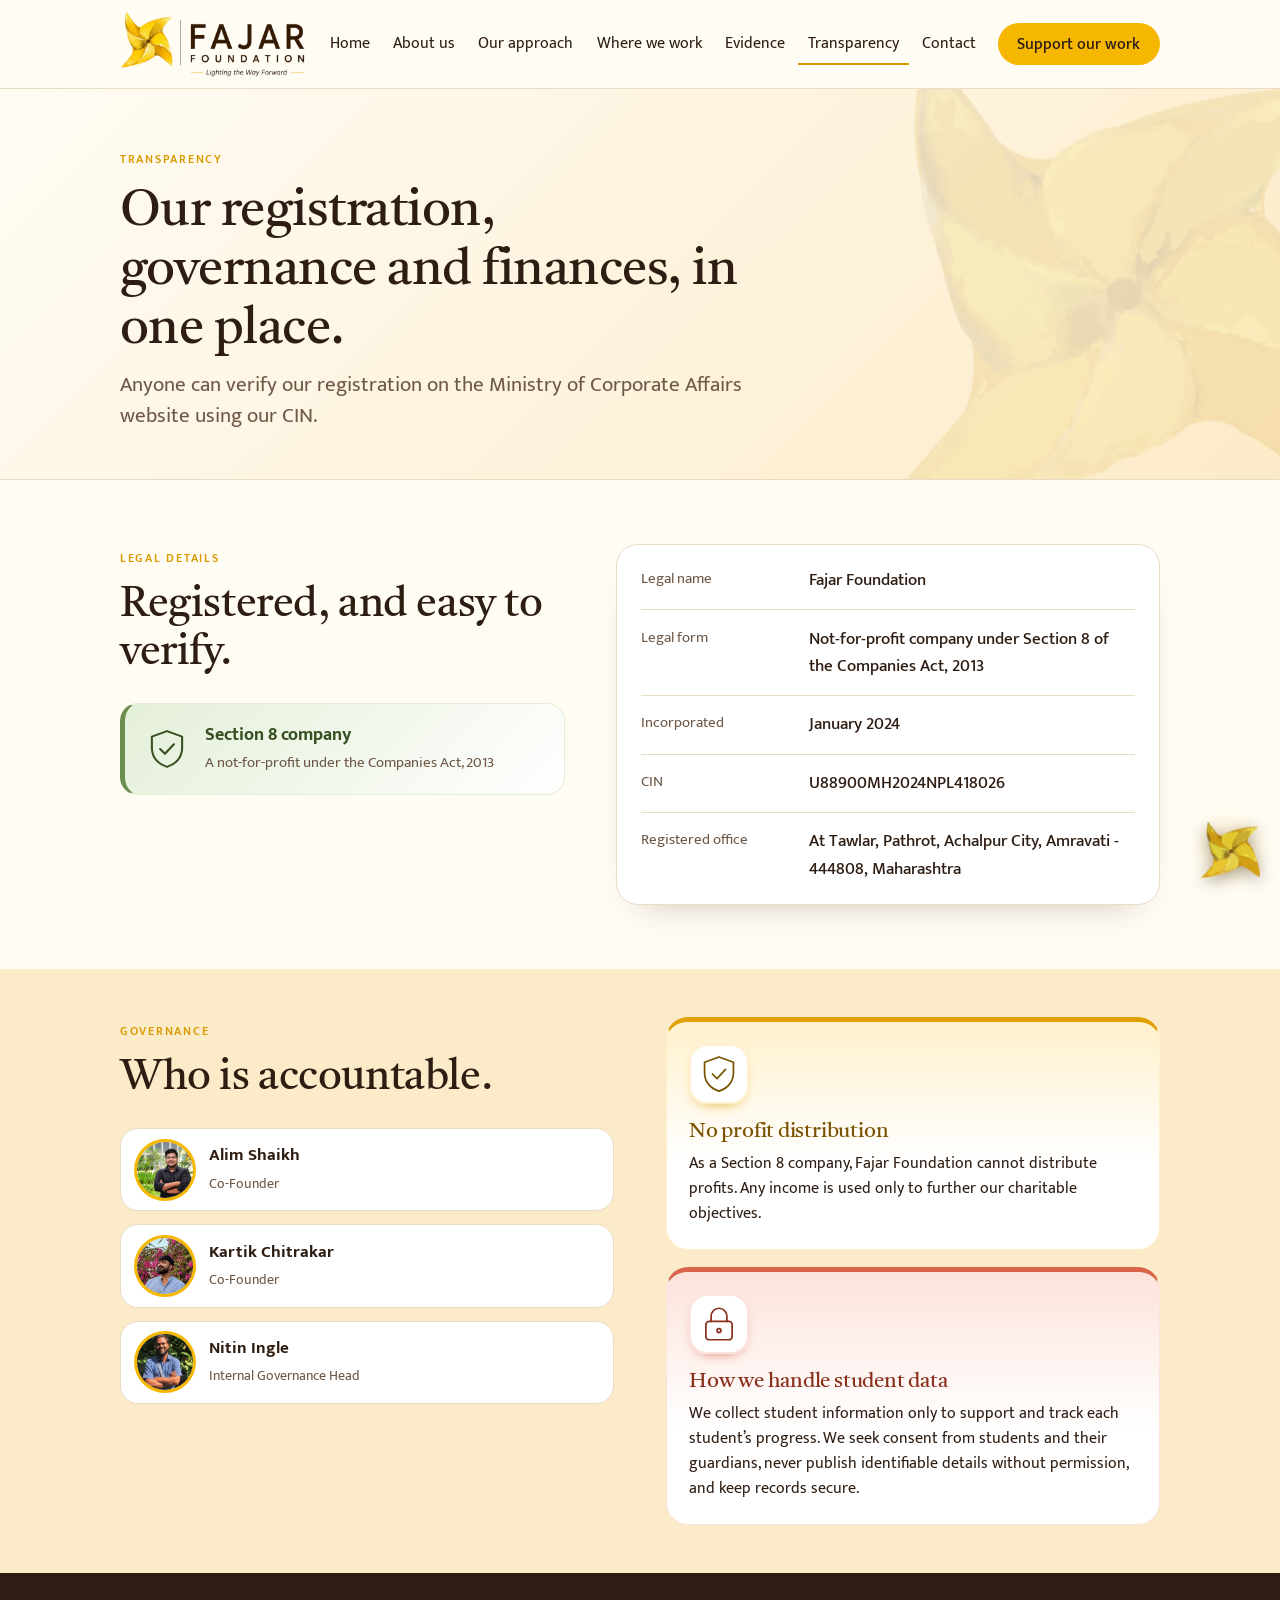
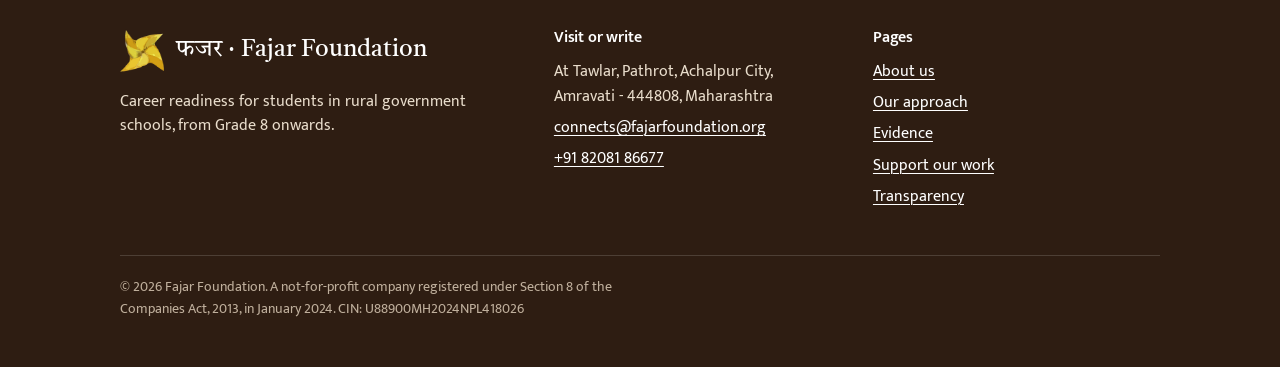
<file: transparency.html>
<!doctype html>
<html lang="en">
<head>
<meta charset="utf-8">
<meta name="viewport" content="width=device-width, initial-scale=1">
<title>Transparency — Fajar Foundation</title>
<meta name="description" content="Registration, governance and documents of Fajar Foundation, a Section 8 company.">
<meta property="og:title" content="Transparency — Fajar Foundation">
<meta property="og:description" content="Registration, governance and documents of Fajar Foundation, a Section 8 company.">
<meta name="theme-color" content="#F5B700">
<link rel="icon" href="assets/img/favicon.png" type="image/png">
<link rel="preconnect" href="https://fonts.googleapis.com">
<link rel="preconnect" href="https://fonts.gstatic.com" crossorigin>
<link href="https://fonts.googleapis.com/css2?family=Mukta:wght@400;500;600&family=Tiro+Devanagari+Marathi:ital@0;1&display=swap" rel="stylesheet">
<link rel="stylesheet" href="assets/css/style.css">
</head>
<body>
<a class="skip" href="#main">Skip to content</a>
<a class="pinwheel-fab" href="index.html" aria-label="Back to home page"><img src="assets/img/pinwheel.png" alt="" width="64" height="64"></a>
<header class="site-header">
  <div class="wrap">
    <a class="brand" href="index.html" aria-label="Fajar Foundation home">
      <img class="logo-img" src="assets/img/logo-horizontal.png" alt="Fajar Foundation: Lighting the Way Forward" width="1200" height="416">
    </a>
    <button class="nav-toggle" aria-expanded="false" aria-controls="site-nav">Menu</button>
    <nav class="nav" id="site-nav" aria-label="Main">
      <ul>
        <li><a href="index.html">Home</a></li>
        <li><a href="about.html">About us</a></li>
        <li><a href="approach.html">Our approach</a></li>
        <li><a href="where-we-work.html">Where we work</a></li>
        <li><a href="evidence.html">Evidence</a></li>
        <li><a href="transparency.html" aria-current="page">Transparency</a></li>
        <li><a href="contact.html">Contact</a></li>
        <li><a class="btn btn-primary" href="get-involved.html">Support our work</a></li>
      </ul>
    </nav>
  </div>
</header>
<main id="main">

<section class="page-hero approach-hero compact">
  <img class="hero-watermark" src="assets/img/pinwheel.png" alt="" width="520" height="520">
  <div class="wrap">
    <span class="eyebrow">Transparency</span>
    <h1>Our registration, governance and finances, in one place.</h1>
    <p class="lead">Anyone can verify our registration on the Ministry of Corporate Affairs website using our CIN.</p>
  </div>
</section>

<section class="section"><div class="wrap">
  <div class="split split-wide">
    <div class="reveal">
      <span class="eyebrow">Legal details</span>
      <h2>Registered, and easy to verify.</h2>
      <div class="trust-badge"><svg class="ico" viewBox="0 0 64 64" aria-hidden="true"><path d="M32 6 10 14v16c0 14 9 24 22 28 13-4 22-14 22-28V14Z"/><path d="m22 32 7 7 13-14"/></svg><div><b>Section 8 company</b><span>A not-for-profit under the Companies Act, 2013</span></div></div>
    </div>
    <dl class="record-card reveal" style="--d:120ms">
      <div class="rec-row"><dt>Legal name</dt><dd>Fajar Foundation</dd></div>
      <div class="rec-row"><dt>Legal form</dt><dd>Not-for-profit company under Section 8 of the Companies Act, 2013</dd></div>
      <div class="rec-row"><dt>Incorporated</dt><dd>January 2024</dd></div>
      <div class="rec-row"><dt>CIN</dt><dd>U88900MH2024NPL418026</dd></div>
      <div class="rec-row"><dt>Registered office</dt><dd>At Tawlar, Pathrot, Achalpur City, Amravati - 444808, Maharashtra</dd></div>
    </dl>
  </div>
</div></section>

<section class="section-tight band"><div class="wrap">
  <div class="split">
    <div>
      <span class="eyebrow">Governance</span>
      <h2>Who is accountable.</h2>
      <div class="gov-list">
        <div class="gov-person reveal"><span class="avatar"><span aria-hidden="true">AS</span><img src="assets/img/team/alim.jpg" alt="" loading="lazy"></span><div><b>Alim Shaikh</b><span>Co-Founder</span></div></div>
        <div class="gov-person reveal"><span class="avatar"><span aria-hidden="true">KC</span><img src="assets/img/team/kartik.jpg" alt="" loading="lazy"></span><div><b>Kartik Chitrakar</b><span>Co-Founder</span></div></div>
        <div class="gov-person reveal"><span class="avatar"><span aria-hidden="true">NI</span><img src="assets/img/team/nitin.jpg" alt="" loading="lazy"></span><div><b>Nitin Ingle</b><span>Internal Governance Head</span></div></div>
      </div>
    </div>
    <div class="cards1 tones">
      <article class="card2 reveal" style="--d:0ms">
      <div class="icon-tile sm"><svg class="ico" viewBox="0 0 64 64" aria-hidden="true"><path d="M32 6 10 14v16c0 14 9 24 22 28 13-4 22-14 22-28V14Z"/><path d="m22 32 7 7 13-14"/></svg></div>
      <h3>No profit distribution</h3>
      <p>As a Section 8 company, Fajar Foundation cannot distribute profits. Any income is used only to further our charitable objectives.</p>
    </article>
      <article class="card2 reveal" style="--d:100ms">
      <div class="icon-tile sm"><svg class="ico" viewBox="0 0 64 64" aria-hidden="true"><rect x="12" y="28" width="40" height="28" rx="5"/><path d="M20 28V20a12 12 0 0 1 24 0v8"/><circle cx="32" cy="42" r="3"/></svg></div>
      <h3>How we handle student data</h3>
      <p>We collect student information only to support and track each student’s progress. We seek consent from students and their guardians, never publish identifiable details without permission, and keep records secure.</p>
    </article>
    </div>
  </div>
</div></section>
</main>
<footer class="site-footer">
  <div class="wrap">
    <div class="footer-grid">
      <div>
        <div class="footer-brand"><img class="pinwheel-img" src="assets/img/pinwheel.png" alt="" width="44" height="44"><span>फजर · Fajar Foundation</span></div>
        <p>Career readiness for students in rural government schools, from Grade 8 onwards.</p>
      </div>
      <div>
        <h2>Visit or write</h2>
        <ul>
          <li>At Tawlar, Pathrot, Achalpur City,<br>Amravati - 444808, Maharashtra</li>
          <li><a href="mailto:connects@fajarfoundation.org">connects@fajarfoundation.org</a></li>
          <li><a href="tel:+918208186677">+91 82081 86677</a></li>
        </ul>
      </div>
      <div>
        <h2>Pages</h2>
        <ul>
          <li><a href="about.html">About us</a></li>
          <li><a href="approach.html">Our approach</a></li>
          <li><a href="evidence.html">Evidence</a></li>
          <li><a href="get-involved.html">Support our work</a></li>
          <li><a href="transparency.html">Transparency</a></li>
        </ul>
      </div>
    </div>
    <div class="legal">
      <p>© <span id="year">2026</span> Fajar Foundation. A not-for-profit company registered under Section 8 of the Companies Act, 2013, in January 2024. CIN: U88900MH2024NPL418026</p>
    </div>
  </div>
</footer>
<script src="assets/js/main.js"></script>
</body>
</html>
</file>
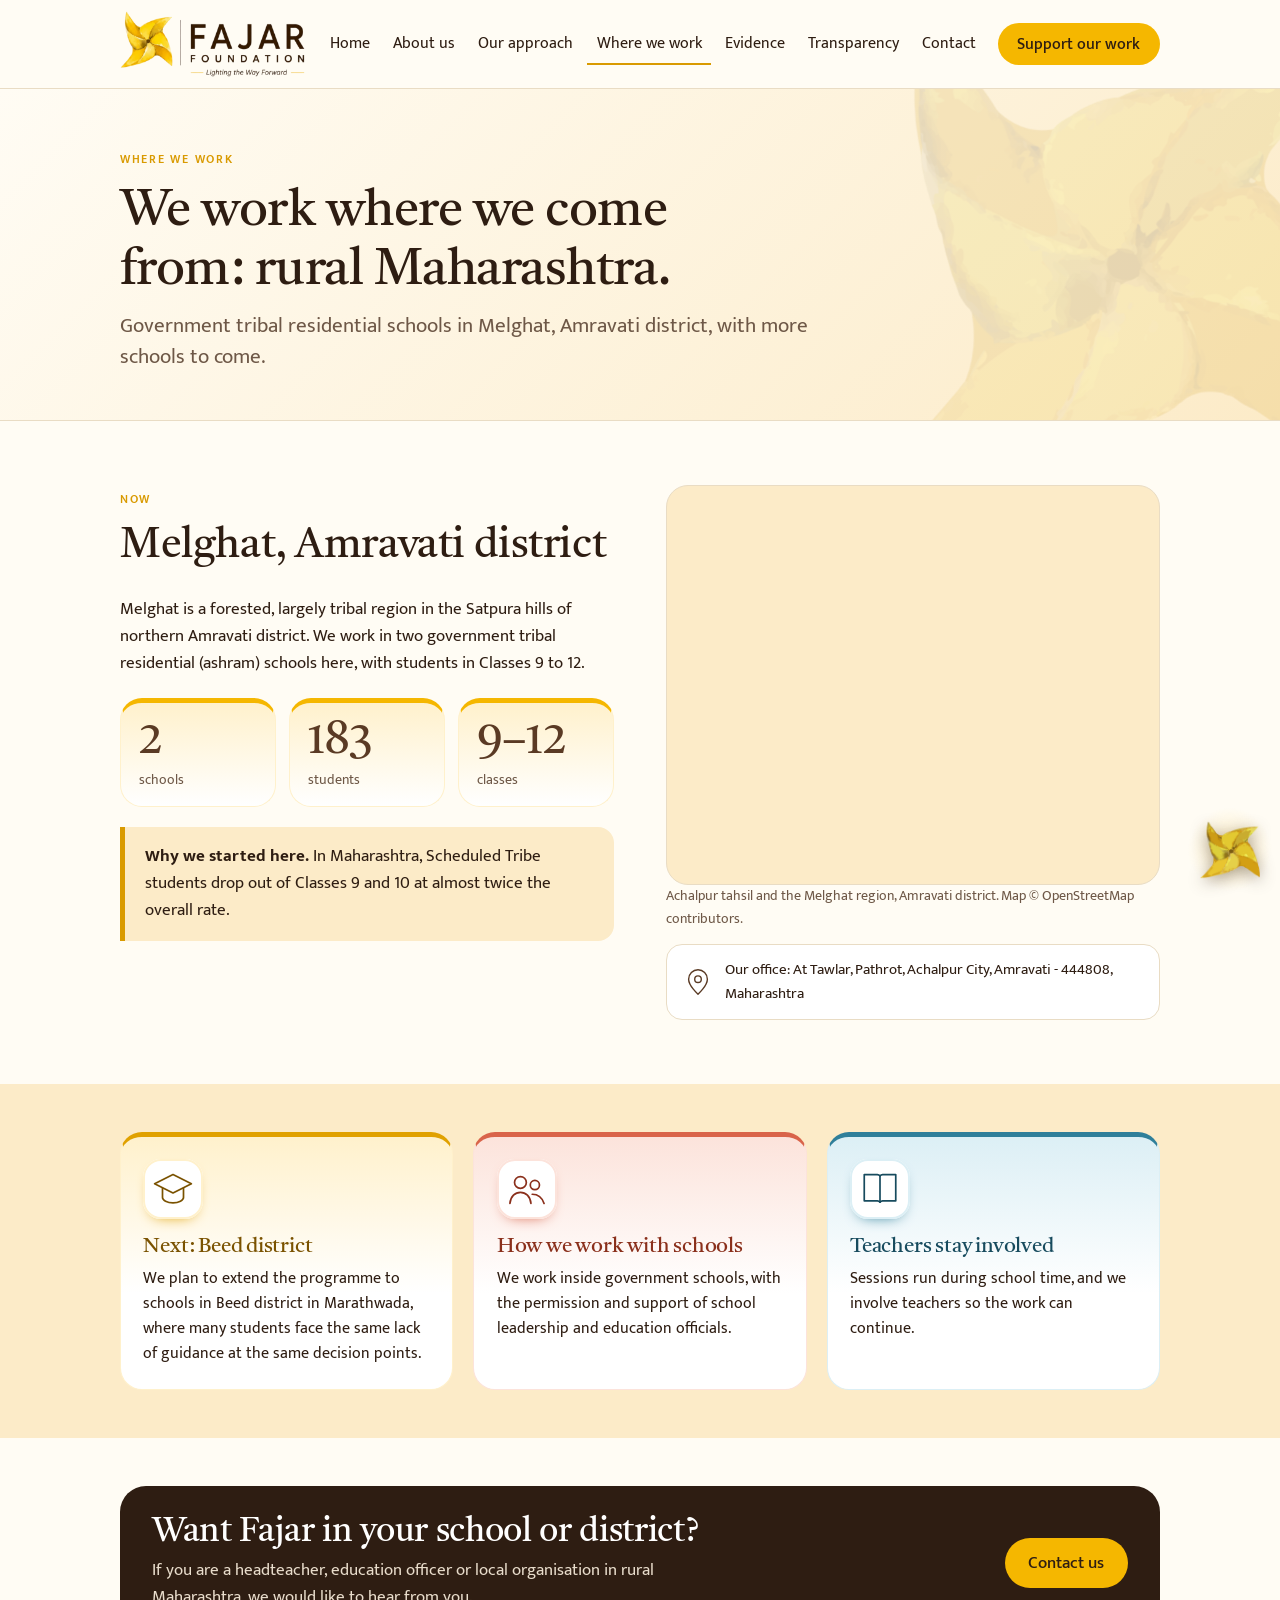
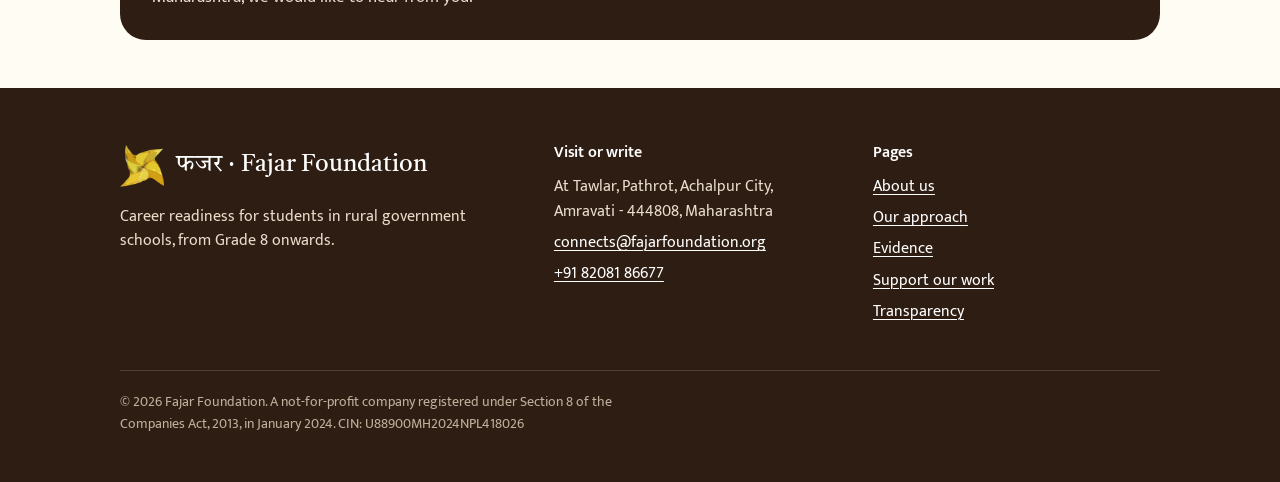
<file: where-we-work.html>
<!doctype html>
<html lang="en">
<head>
<meta charset="utf-8">
<meta name="viewport" content="width=device-width, initial-scale=1">
<title>Where we work — Fajar Foundation</title>
<meta name="description" content="Fajar Foundation works in government tribal residential schools in Melghat, Amravati district, Maharashtra.">
<meta property="og:title" content="Where we work — Fajar Foundation">
<meta property="og:description" content="Fajar Foundation works in government tribal residential schools in Melghat, Amravati district, Maharashtra.">
<meta name="theme-color" content="#F5B700">
<link rel="icon" href="assets/img/favicon.png" type="image/png">
<link rel="preconnect" href="https://fonts.googleapis.com">
<link rel="preconnect" href="https://fonts.gstatic.com" crossorigin>
<link href="https://fonts.googleapis.com/css2?family=Mukta:wght@400;500;600&family=Tiro+Devanagari+Marathi:ital@0;1&display=swap" rel="stylesheet">
<link rel="stylesheet" href="assets/css/style.css">
</head>
<body>
<a class="skip" href="#main">Skip to content</a>
<a class="pinwheel-fab" href="index.html" aria-label="Back to home page"><img src="assets/img/pinwheel.png" alt="" width="64" height="64"></a>
<header class="site-header">
  <div class="wrap">
    <a class="brand" href="index.html" aria-label="Fajar Foundation home">
      <img class="logo-img" src="assets/img/logo-horizontal.png" alt="Fajar Foundation: Lighting the Way Forward" width="1200" height="416">
    </a>
    <button class="nav-toggle" aria-expanded="false" aria-controls="site-nav">Menu</button>
    <nav class="nav" id="site-nav" aria-label="Main">
      <ul>
        <li><a href="index.html">Home</a></li>
        <li><a href="about.html">About us</a></li>
        <li><a href="approach.html">Our approach</a></li>
        <li><a href="where-we-work.html" aria-current="page">Where we work</a></li>
        <li><a href="evidence.html">Evidence</a></li>
        <li><a href="transparency.html">Transparency</a></li>
        <li><a href="contact.html">Contact</a></li>
        <li><a class="btn btn-primary" href="get-involved.html">Support our work</a></li>
      </ul>
    </nav>
  </div>
</header>
<main id="main">

<section class="page-hero approach-hero compact">
  <img class="hero-watermark" src="assets/img/pinwheel.png" alt="" width="520" height="520">
  <div class="wrap">
    <span class="eyebrow">Where we work</span>
    <h1>We work where we come from: rural Maharashtra.</h1>
    <p class="lead">Government tribal residential schools in Melghat, Amravati district, with more schools to come.</p>
  </div>
</section>

<section class="section"><div class="wrap">
  <div class="split">
    <div class="reveal">
      <span class="eyebrow">Now</span>
      <h2>Melghat, Amravati district</h2>
      <p>Melghat is a forested, largely tribal region in the Satpura hills of northern Amravati district. We work in two government tribal residential (ashram) schools here, with students in Classes 9 to 12.</p>
      <div class="now-stats three">
        <div class="stat-card light reveal"><b data-count="2">2</b><span>schools</span></div>
        <div class="stat-card light reveal"><b data-count="183">183</b><span>students</span></div>
        <div class="stat-card light reveal"><b>9–12</b><span>classes</span></div>
      </div>
      <div class="callout">
        <b>Why we started here.</b> In Maharashtra, Scheduled Tribe students drop out of Classes 9 and 10 at almost twice the overall rate.
      </div>
    </div>
    <div class="reveal" style="--d:120ms">
      <iframe class="map" title="Map of Achalpur and Melghat, Amravati district" loading="lazy"
        src="https://www.openstreetmap.org/export/embed.html?bbox=76.95%2C21.15%2C77.85%2C21.70&amp;layer=mapnik"></iframe>
      <p class="small">Achalpur tahsil and the Melghat region, Amravati district. Map © OpenStreetMap contributors.</p>
      <div class="address-chip"><svg class="ico" viewBox="0 0 64 64" aria-hidden="true"><path d="M32 58S12 40 12 26a20 20 0 0 1 40 0c0 14-20 32-20 32Z"/><circle cx="32" cy="26" r="7"/></svg><span>Our office: At Tawlar, Pathrot, Achalpur City, Amravati - 444808, Maharashtra</span></div>
    </div>
  </div>
</div></section>

<section class="section-tight band"><div class="wrap">
  <div class="cards3 tones">
    <article class="card2 reveal" style="--d:0ms">
      <div class="icon-tile sm"><svg class="ico" viewBox="0 0 64 64" aria-hidden="true"><path d="M4 24 32 10l28 14-28 14Z"/><path d="M16 31v14c0 4 7 8 16 8s16-4 16-8V31"/></svg></div>
      <h3>Next: Beed district</h3>
      <p>We plan to extend the programme to schools in Beed district in Marathwada, where many students face the same lack of guidance at the same decision points.</p>
    </article>
    <article class="card2 reveal" style="--d:100ms">
      <div class="icon-tile sm"><svg class="ico" viewBox="0 0 64 64" aria-hidden="true"><circle cx="22" cy="22" r="9"/><circle cx="44" cy="26" r="7"/><path d="M6 54c1-11 8-17 16-17s15 6 16 17M40 40c8 0 15 5 18 14"/></svg></div>
      <h3>How we work with schools</h3>
      <p>We work inside government schools, with the permission and support of school leadership and education officials.</p>
    </article>
    <article class="card2 reveal" style="--d:200ms">
      <div class="icon-tile sm"><svg class="ico" viewBox="0 0 64 64" aria-hidden="true"><path d="M8 10h20a6 6 0 0 1 4 2 6 6 0 0 1 4-2h20v40H36a6 6 0 0 0-4 2 6 6 0 0 0-4-2H8Z"/><path d="M32 12v40"/></svg></div>
      <h3>Teachers stay involved</h3>
      <p>Sessions run during school time, and we involve teachers so the work can continue.</p>
    </article>
  </div>
</div></section>

<section class="section-tight"><div class="wrap">
  <div class="cta-strip reveal">
    <div><h2>Want Fajar in your school or district?</h2><p>If you are a headteacher, education officer or local organisation in rural Maharashtra, we would like to hear from you.</p></div>
    <a class="btn btn-primary" href="contact.html">Contact us</a>
  </div>
</div></section>
</main>
<footer class="site-footer">
  <div class="wrap">
    <div class="footer-grid">
      <div>
        <div class="footer-brand"><img class="pinwheel-img" src="assets/img/pinwheel.png" alt="" width="44" height="44"><span>फजर · Fajar Foundation</span></div>
        <p>Career readiness for students in rural government schools, from Grade 8 onwards.</p>
      </div>
      <div>
        <h2>Visit or write</h2>
        <ul>
          <li>At Tawlar, Pathrot, Achalpur City,<br>Amravati - 444808, Maharashtra</li>
          <li><a href="mailto:connects@fajarfoundation.org">connects@fajarfoundation.org</a></li>
          <li><a href="tel:+918208186677">+91 82081 86677</a></li>
        </ul>
      </div>
      <div>
        <h2>Pages</h2>
        <ul>
          <li><a href="about.html">About us</a></li>
          <li><a href="approach.html">Our approach</a></li>
          <li><a href="evidence.html">Evidence</a></li>
          <li><a href="get-involved.html">Support our work</a></li>
          <li><a href="transparency.html">Transparency</a></li>
        </ul>
      </div>
    </div>
    <div class="legal">
      <p>© <span id="year">2026</span> Fajar Foundation. A not-for-profit company registered under Section 8 of the Companies Act, 2013, in January 2024. CIN: U88900MH2024NPL418026</p>
    </div>
  </div>
</footer>
<script src="assets/js/main.js"></script>
</body>
</html>
</file>
<file: assets/css/style.css>
/* Fajar Foundation — shared styles
   Palette from the logo: turmeric-yellow pinwheel, brown wordmark.
   The homepage moves from night (the problem) to dawn (the work). */

:root {
  --ink: #2E1D12;        /* deep earth brown, body text */
  --brown: #5A3A24;      /* brand brown, wordmark and links */
  --haldi: #F5B700;      /* turmeric yellow, pinwheel */
  --haldi-deep: #D99A00;
  --peach: #FCEBC8;      /* first light */
  --paper: #FFFCF4;      /* page */
  --night: #1D2A44;      /* before dawn */
  --night-2: #2A3A5C;
  --muted: #6E5847;
  --line: #E9DCC4;

  --serif: "Tiro Devanagari Marathi", Georgia, "Times New Roman", serif;
  --sans: "Mukta", "Segoe UI", system-ui, -apple-system, sans-serif;

  --step--1: 0.875rem;
  --step-0: 1.0625rem;
  --step-1: 1.3rem;
  --step-2: 1.75rem;
  --step-3: clamp(2rem, 4vw, 2.6rem);
  --step-4: clamp(2.4rem, 6vw, 3.9rem);

  --wrap: 1120px;
  --gutter: clamp(1.25rem, 4vw, 2.5rem);
}

*, *::before, *::after { box-sizing: border-box; }
html { scroll-behavior: smooth; }
body {
  margin: 0;
  background: var(--paper);
  color: var(--ink);
  font-family: var(--sans);
  font-size: var(--step-0);
  line-height: 1.6;
  -webkit-font-smoothing: antialiased;
}
img { max-width: 100%; display: block; }
a { color: var(--brown); text-decoration-thickness: 1px; text-underline-offset: 3px; }
a:hover { color: var(--ink); }
:focus-visible { outline: 3px solid var(--haldi-deep); outline-offset: 3px; border-radius: 2px; }

h1, h2, h3 { font-family: var(--serif); font-weight: 400; line-height: 1.15; margin: 0 0 0.6em; letter-spacing: -0.01em; }
h1 { font-size: var(--step-4); }
h2 { font-size: var(--step-3); }
h3 { font-size: var(--step-1); line-height: 1.3; }
p { margin: 0 0 1em; max-width: 68ch; }
.lead { font-size: var(--step-1); line-height: 1.5; color: var(--muted); max-width: 58ch; }
.small { font-size: var(--step--1); color: var(--muted); }

.wrap { max-width: var(--wrap); margin: 0 auto; padding: 0 var(--gutter); }
.section { padding: clamp(3.5rem, 8vw, 6.5rem) 0; }
.section-tight { padding: clamp(2.5rem, 5vw, 4rem) 0; }

.skip { position: absolute; left: -999px; top: 0; background: var(--haldi); color: var(--ink); padding: .6rem 1rem; z-index: 100; }
.skip:focus { left: 1rem; top: 1rem; }

/* ---------- Header ---------- */
.site-header {
  position: sticky; top: 0; z-index: 50;
  background: rgba(255, 252, 244, 0.94);
  backdrop-filter: blur(8px);
  border-bottom: 1px solid var(--line);
}
.site-header .wrap { display: flex; align-items: center; justify-content: space-between; gap: 1rem; min-height: 88px; }
.brand { display: flex; align-items: center; gap: .65rem; text-decoration: none; color: var(--brown); }
.logo-img { height: 66px; width: auto; flex: none; transition: transform .25s; }
.brand:hover .logo-img { transform: scale(1.03); }

.nav ul { list-style: none; margin: 0; padding: 0; display: flex; align-items: center; gap: .25rem; }
.nav a { display: block; white-space: nowrap; padding: .5rem .6rem; text-decoration: none; color: var(--ink); font-size: .98rem; border-radius: 6px; }
.nav a:hover { background: var(--peach); }
.nav a[aria-current="page"] { box-shadow: inset 0 -2px 0 var(--haldi-deep); border-radius: 0; }
.nav .btn { margin-left: .5rem; }
.nav-toggle { display: none; background: none; border: 1px solid var(--line); border-radius: 8px; padding: .5rem .75rem; font: inherit; color: var(--ink); cursor: pointer; }

@media (max-width: 1120px) {
  .nav-toggle { display: inline-flex; }
  .nav { position: absolute; top: 88px; left: 0; right: 0; background: var(--paper); border-bottom: 1px solid var(--line); display: none; }
  .nav.open { display: block; }
  .nav ul { flex-direction: column; align-items: stretch; padding: .75rem var(--gutter) 1.25rem; }
  .nav a { padding: .8rem .25rem; border-bottom: 1px solid var(--line); border-radius: 0; }
  .nav a[aria-current="page"] { box-shadow: inset 4px 0 0 var(--haldi-deep); padding-left: .75rem; }
  .nav .btn { margin: 1rem 0 0; text-align: center; }
}

/* ---------- Buttons ---------- */
.btn {
  display: inline-block; padding: .8rem 1.35rem; border-radius: 999px;
  font-weight: 500; text-decoration: none; line-height: 1.2;
  border: 2px solid transparent; transition: background-color .15s, color .15s, border-color .15s;
}
.btn-primary { background: var(--haldi); color: var(--ink); }
.btn-primary:hover { background: var(--haldi-deep); color: var(--ink); }
.btn-ghost { border-color: var(--ink); color: var(--ink); }
.btn-ghost:hover { background: var(--ink); color: var(--paper); }
.nav a.btn-primary, .nav a.btn-primary:hover { padding: .6rem 1.1rem; border-radius: 999px; }
.actions { display: flex; flex-wrap: wrap; gap: .75rem; margin-top: 1.75rem; }

/* ---------- Hero ---------- */
.hero { position: relative; overflow: hidden; border-bottom: 16px solid var(--brown); background: var(--paper); min-height: min(82vh, 760px); display: flex; align-items: center; }
.hero-bg {
  position: absolute; top: 0; right: 0; width: 72%; height: 100%; object-fit: cover; object-position: 60% 50%;
  -webkit-mask-image: linear-gradient(90deg, transparent 14%, rgba(0,0,0,.55) 38%, #000 62%);
  mask-image: linear-gradient(90deg, transparent 14%, rgba(0,0,0,.55) 38%, #000 62%);
  animation: fade-in 1.4s ease both;
}
.hero::after { content: ""; position: absolute; inset: 0; pointer-events: none; background: linear-gradient(180deg, transparent 70%, rgba(252,235,200,.55) 100%); }
.hero .wrap { position: relative; z-index: 2; width: 100%; padding-top: clamp(3.5rem, 8vw, 6rem); padding-bottom: clamp(3.5rem, 8vw, 6rem); }
.hero-copy { max-width: 560px; }
.hero h1 { max-width: 15ch; }
.hero .lead { color: var(--ink); }
.hero-pinwheel {
  position: absolute; z-index: 3; right: clamp(1.5rem, 6vw, 5rem); bottom: clamp(1.5rem, 5vw, 3.5rem); width: clamp(72px, 10vw, 120px); height: auto;
  filter: drop-shadow(0 6px 12px rgba(46, 29, 18, .45));
  animation: spin-in 3.2s cubic-bezier(.15,.6,.25,1) .4s both, spin-on 14s linear 3.6s infinite;
}
.pinwheel-img { width: 44px; height: 44px; }
@keyframes fade-in { from { opacity: 0; } to { opacity: 1; } }
@keyframes spin-in { from { transform: rotate(-540deg) scale(.4); opacity: 0; } to { transform: rotate(0deg) scale(1); opacity: 1; } }
@keyframes spin-on { to { transform: rotate(360deg); } }
@media (prefers-reduced-motion: reduce) { .hero-pinwheel, .hero-bg { animation: none; } }
@media (max-width: 820px) {
  .hero { min-height: 0; display: block; }
  .hero-bg { width: 100%; height: 340px; -webkit-mask-image: linear-gradient(180deg, #000 55%, transparent 100%); mask-image: linear-gradient(180deg, #000 55%, transparent 100%); }
  .hero::after { display: none; }
  .hero .wrap { padding-top: 270px; }
  .hero-pinwheel { top: 1.25rem; right: 1.25rem; bottom: auto; width: 64px; }
}

.page-hero { background: var(--peach); padding: clamp(3rem, 7vw, 5rem) 0 clamp(2.5rem, 5vw, 3.5rem); }
.page-hero h1 { font-size: var(--step-3); max-width: 22ch; }

/* ---------- Night: the problem ---------- */
.night { background: var(--night); color: #F3EEE4; }
.night h2 { color: #fff; }
.night a { color: var(--haldi); }
.night .lead, .night .small { color: #C9C3D6; }
.dawn-fade { height: 120px; background: linear-gradient(180deg, var(--night) 0%, var(--night-2) 30%, #8C6F6B 65%, var(--peach) 100%); }

.vignette { font-family: var(--serif); font-size: var(--step-1); line-height: 1.55; max-width: 34em; margin: 0 0 3rem; padding-left: 1.25rem; border-left: 3px solid var(--haldi); font-style: italic; }
.vignette + .small { margin-top: -2.25rem; margin-bottom: 3rem; padding-left: 1.4rem; }

.ledger { list-style: none; margin: 0; padding: 0; border-top: 1px solid rgba(255,255,255,.15); }
.ledger li { display: grid; grid-template-columns: minmax(7.5rem, 11rem) 1fr; gap: 1.5rem; padding: 1.4rem 0; border-bottom: 1px solid rgba(255,255,255,.15); align-items: baseline; }
.ledger .figure { font-family: var(--serif); font-size: clamp(2rem, 4.5vw, 2.8rem); color: var(--haldi); line-height: 1; }
.ledger p { margin: 0; font-size: var(--step-1); line-height: 1.45; color: #F3EEE4; }
.ledger .src { display: block; margin-top: .35rem; font-size: var(--step--1); color: #A9A3BA; }
@media (max-width: 600px) { .ledger li { grid-template-columns: 1fr; gap: .4rem; } }

/* light-background ledger (evidence page) */
.ledger.light { border-top-color: var(--line); }
.ledger.light li { border-bottom-color: var(--line); }
.ledger.light .figure { color: var(--brown); }
.ledger.light p { color: var(--ink); }
.ledger.light .src { color: var(--muted); }

/* ---------- Journey: a real sequence ---------- */
.journey { list-style: none; margin: 2.5rem 0 0; padding: 0; display: grid; grid-template-columns: repeat(3, 1fr); gap: 0; counter-reset: stage; }
.journey li { position: relative; padding: 2.2rem 1.75rem 0 0; counter-increment: stage; }
.journey li::before { content: ""; position: absolute; top: .55rem; left: 0; right: 0; height: 3px; background: var(--haldi); }
.journey li:last-child::before { right: 30%; background: linear-gradient(90deg, var(--haldi), transparent); }
.journey li::after { content: counter(stage); position: absolute; top: -.35rem; left: 0; width: 2rem; height: 2rem; border-radius: 50%; background: var(--ink); color: var(--paper); font-family: var(--serif); display: grid; place-items: center; font-size: 1rem; }
.journey .when { display: block; font-size: var(--step--1); color: var(--muted); margin-bottom: .2rem; }
.journey h3 { font-size: var(--step-2); margin-bottom: .4rem; }
@media (max-width: 820px) {
  .journey { grid-template-columns: 1fr; gap: 0; }
  .journey li { padding: 0 0 2rem 3rem; }
  .journey li::before { top: 0; bottom: 0; left: .95rem; right: auto; width: 3px; height: auto; }
  .journey li:last-child::before { right: auto; bottom: 40%; background: linear-gradient(180deg, var(--haldi), transparent); }
}

/* ---------- Skills ---------- */
.skills { list-style: none; margin: 2rem 0 0; padding: 0; display: grid; grid-template-columns: repeat(12, 1fr); gap: 1rem; }
.skills li { grid-column: span 3; background: #fff; border: 1px solid var(--line); border-radius: 18px; padding: 1.35rem 1.25rem 1.25rem; display: flex; flex-direction: column; gap: .8rem; position: relative; overflow: hidden; transition: transform .25s cubic-bezier(.2,.7,.2,1), box-shadow .25s, border-color .25s; }
.skills li:nth-child(n+5) { grid-column: span 4; }
.skills li::after { content: ""; position: absolute; left: 0; right: 0; bottom: 0; height: 3px; background: var(--haldi); transform: scaleX(0); transform-origin: left; transition: transform .35s; }
.skills li:hover { transform: translateY(-5px); box-shadow: 0 18px 30px -18px rgba(90,58,36,.45); border-color: var(--haldi); }
.skills li:hover::after { transform: scaleX(1); }
.skills svg { width: 46px; height: 46px; padding: 10px; border-radius: 14px; background: var(--peach); flex: none; stroke: var(--brown); fill: none; stroke-width: 1.7; stroke-linecap: round; stroke-linejoin: round; transition: transform .35s, background-color .25s; }
.skills li:hover svg { background: var(--haldi); transform: rotate(-8deg) scale(1.08); }
.skills strong { display: block; font-weight: 600; font-size: 1.08rem; margin-bottom: .15rem; }
.skills span { font-size: var(--step--1); color: var(--muted); line-height: 1.5; display: block; }
@media (max-width: 960px) { .skills li, .skills li:nth-child(n+5) { grid-column: span 6; } }
@media (max-width: 560px) { .skills li, .skills li:nth-child(n+5) { grid-column: span 12; } }

/* ---------- Two-column blocks ---------- */
.split { display: grid; grid-template-columns: 1fr 1fr; gap: clamp(2rem, 5vw, 4.5rem); align-items: start; }
.split-wide { grid-template-columns: 0.9fr 1.1fr; }
@media (max-width: 820px) { .split, .split-wide { grid-template-columns: 1fr; } }

.facts { display: grid; grid-template-columns: repeat(3, 1fr); gap: 1.5rem; margin: 2rem 0; }
.facts div { border-top: 3px solid var(--haldi); padding-top: .75rem; }
.facts b { font-family: var(--serif); font-weight: 400; font-size: var(--step-3); display: block; line-height: 1.1; }
.facts span { font-size: var(--step--1); color: var(--muted); }
@media (max-width: 600px) { .facts { grid-template-columns: 1fr 1fr; } }

.band { background: var(--peach); }
.band-ink { background: var(--ink); color: var(--paper); }
.band-ink h2 { color: #fff; }
.band-ink p { color: #E8DCCB; }
.band-ink .facts b { color: #fff; }
.band-ink .facts span { color: #D9C9B4; }

/* ---------- Team ---------- */
.team { display: grid; grid-template-columns: repeat(3, 1fr); gap: 1.5rem; margin-top: 2.25rem; align-items: start; }
.person { --accent: #E0A100; --tint: #FFF1CC; --deep: #7A5200; background: linear-gradient(180deg, var(--tint), #fff 45%); border: 1px solid var(--tint); border-top: 5px solid var(--accent); border-radius: 24px; overflow: hidden; display: flex; flex-direction: column; transition: transform .3s cubic-bezier(.2,.7,.2,1), box-shadow .3s; }
.person:nth-child(2) { --accent: #D9644A; --tint: #FCE3DB; --deep: #8A2F1B; }
.person:nth-child(3) { --accent: #2F7F9A; --tint: #DCEFF5; --deep: #174B5E; }
.person:hover { transform: translateY(-6px); box-shadow: 0 26px 40px -24px var(--accent); }
.person .photo { position: relative; aspect-ratio: 5 / 4; background: var(--tint); overflow: hidden; display: grid; place-items: center; }
.person .photo .initials { font-family: var(--serif); font-size: 3.4rem; color: var(--deep); }
.person .photo img { position: absolute; inset: 0; width: 100%; height: 100%; object-fit: cover; object-position: 50% 18%; transition: transform .6s cubic-bezier(.2,.7,.2,1); }
.person:hover .photo img { transform: scale(1.04); }
.person-body { padding: 1.4rem 1.5rem 1.6rem; }
.person h3 { margin-bottom: .1rem; color: var(--deep); font-size: var(--step-2); }
.person .role { display: inline-block; background: var(--accent); color: #fff; font-size: .8rem; font-weight: 600; border-radius: 999px; padding: .15rem .75rem; margin: .3rem 0 .9rem; }
.person p:not(.role) { font-size: .98rem; color: var(--ink); }
.person .teaser { margin-bottom: .6rem; font-family: var(--serif); font-size: 1.08rem; line-height: 1.4; }
.person p:last-child { margin-bottom: 0; }
@media (max-width: 900px) { .team { grid-template-columns: 1fr; max-width: 520px; } }

.compact-team { display: flex; flex-wrap: wrap; gap: 1.5rem 2.5rem; margin: 1.5rem 0; }
.compact-team div { min-width: 12rem; }
.compact-team b { display: block; font-weight: 600; }
.compact-team span { font-size: var(--step--1); color: var(--muted); }

/* ---------- Tables & lists ---------- */
.record { width: 100%; border-collapse: collapse; margin: 1.5rem 0; }
.record th, .record td { text-align: left; padding: .85rem 1rem .85rem 0; border-bottom: 1px solid var(--line); vertical-align: top; }
.record th { font-weight: 500; color: var(--muted); width: 38%; }
.status { display: inline-block; padding: .1rem .6rem; border-radius: 999px; font-size: var(--step--1); border: 1px solid var(--muted); color: var(--muted); }
.status.yes { border-color: #3C7A3F; color: #2F6331; }
.table-scroll { overflow-x: auto; }

.plain-list { padding-left: 1.2rem; }
.plain-list li { margin-bottom: .55rem; max-width: 64ch; }

.ways { display: grid; grid-template-columns: repeat(2, 1fr); gap: 1px; background: var(--line); border: 1px solid var(--line); margin-top: 2rem; }
.ways > div { background: var(--paper); padding: 1.75rem; }
.ways h3 { margin-bottom: .4rem; }
@media (max-width: 720px) { .ways { grid-template-columns: 1fr; } }

.note { background: var(--peach); border-left: 4px solid var(--haldi-deep); padding: 1.1rem 1.25rem; margin: 1.5rem 0; max-width: 72ch; }
.note p:last-child { margin-bottom: 0; }

/* ---------- Theory of change ---------- */
.toc { display: grid; grid-template-columns: repeat(4, 1fr); gap: 0; margin-top: 2rem; list-style: none; padding: 0; }
.toc li { padding: 1.25rem 1.25rem 1.25rem 0; border-top: 3px solid var(--ink); margin-right: 1rem; }
.toc li:nth-child(2) { border-color: var(--brown); }
.toc li:nth-child(3) { border-color: var(--haldi-deep); }
.toc li:nth-child(4) { border-color: var(--haldi); }
.toc .stage { font-size: var(--step--1); color: var(--muted); display: block; }
.toc h3 { font-size: 1.15rem; margin: .2rem 0 .5rem; }
.toc p { font-size: .97rem; }
@media (max-width: 820px) { .toc { grid-template-columns: 1fr 1fr; } }
@media (max-width: 520px) { .toc { grid-template-columns: 1fr; } }

/* ---------- Map ---------- */
.map { width: 100%; aspect-ratio: 4 / 3; border: 1px solid var(--line); border-radius: 4px; background: var(--peach); }

/* ---------- Placeholder marker (remove once filled) ---------- */
.placeholder { background: #FFF1C2; outline: 1px dashed var(--haldi-deep); padding: 0 .3rem; border-radius: 3px; }

/* ---------- Contact ---------- */
.contact-lines { list-style: none; padding: 0; margin: 1.5rem 0; }
.contact-lines li { padding: 1rem 0; border-bottom: 1px solid var(--line); }
.contact-lines b { display: block; font-weight: 500; color: var(--muted); font-size: var(--step--1); }
.contact-lines a, .contact-lines span { font-size: var(--step-1); }

/* ---------- Footer ---------- */
.site-footer { background: var(--ink); color: #E8DCCB; padding: 3.5rem 0 2rem; font-size: .97rem; }
.site-footer a { color: #fff; }
.footer-grid { display: grid; grid-template-columns: 1.4fr 1fr 1fr; gap: 2rem; }
.footer-grid ul { list-style: none; padding: 0; margin: 0; }
.footer-grid li { margin-bottom: .4rem; }
.footer-grid h2 { font-family: var(--sans); font-size: 1rem; font-weight: 600; color: #fff; margin-bottom: .75rem; }
.footer-brand { display: flex; gap: .75rem; align-items: center; margin-bottom: 1rem; }
.footer-brand .pinwheel-img { width: 44px; height: 44px; }
.footer-brand span { font-family: var(--serif); font-size: 1.5rem; color: #fff; }
.legal { border-top: 1px solid rgba(255,255,255,.15); margin-top: 2.5rem; padding-top: 1.25rem; font-size: var(--step--1); color: #BFAF9C; }
.legal .placeholder { color: var(--ink); }
@media (max-width: 760px) { .footer-grid { grid-template-columns: 1fr; } }

@media (prefers-reduced-motion: reduce) {
  *, *::before, *::after { animation: none !important; transition: none !important; scroll-behavior: auto !important; }
}


/* ---------- Scroll reveal ---------- */
.js .reveal { opacity: 0; transform: translateY(26px); transition: opacity .7s ease var(--d, 0ms), transform .7s cubic-bezier(.2,.7,.2,1) var(--d, 0ms); }
.js .reveal.in { opacity: 1; transform: none; }

/* ---------- Approach page ---------- */
.eyebrow { display: inline-block; font-size: .78rem; font-weight: 600; letter-spacing: .14em; text-transform: uppercase; color: var(--haldi-deep); margin-bottom: .8rem; }
.approach-hero { position: relative; overflow: hidden; background: linear-gradient(135deg, var(--paper) 0%, var(--peach) 100%); border-bottom: 1px solid var(--line); padding-bottom: clamp(3rem, 6vw, 4.5rem); }
.approach-hero .wrap { position: relative; z-index: 1; }
.approach-hero h1 { font-size: var(--step-4); max-width: 18ch; }
.hero-watermark { position: absolute; right: -90px; top: 50%; width: clamp(280px, 40vw, 520px); height: auto; opacity: .16; transform: translateY(-50%); animation: spin-on 40s linear infinite; pointer-events: none; }
.chips { display: flex; flex-wrap: wrap; align-items: center; gap: .6rem; margin-top: 1.5rem; color: var(--haldi-deep); }
.chips a { text-decoration: none; background: #fff; border: 1px solid var(--line); border-radius: 999px; padding: .4rem 1rem; font-weight: 500; color: var(--ink); transition: background-color .2s, transform .2s; }
.chips a:hover { background: var(--haldi); transform: translateY(-2px); }

.stages { display: grid; grid-template-columns: repeat(3, 1fr); gap: 1.5rem; margin-top: 2.5rem; }
.stage { position: relative; background: #fff; border: 1px solid var(--line); border-radius: 24px; padding: 1.75rem 1.6rem 1.6rem; transition: transform .3s cubic-bezier(.2,.7,.2,1), box-shadow .3s, border-color .3s; }
.stage:hover { transform: translateY(-6px); box-shadow: 0 26px 40px -24px rgba(90,58,36,.5); border-color: var(--haldi); }
.stage:not(:last-child)::after { content: ""; position: absolute; top: 3.2rem; right: -1.5rem; width: 1.5rem; height: 3px; background: repeating-linear-gradient(90deg, var(--haldi) 0 6px, transparent 6px 10px); }
.stage-top { display: flex; align-items: center; justify-content: space-between; margin-bottom: 1.25rem; }
.stage-no { font-family: var(--serif); font-size: 3rem; line-height: 1; color: var(--peach); -webkit-text-stroke: 1.5px var(--haldi); }
.stage h3 { font-size: var(--step-2); margin: .75rem 0 .4rem; }
.stage > p { color: var(--muted); }
.pill { display: inline-block; font-size: .8rem; font-weight: 600; background: var(--peach); color: var(--brown); border-radius: 999px; padding: .2rem .8rem; }
.ticks { list-style: none; padding: 0; margin: 1.1rem 0 0; display: grid; gap: .6rem; }
.ticks li { position: relative; padding-left: 1.9rem; font-size: .98rem; line-height: 1.45; }
.ticks li::before { content: ""; position: absolute; left: 0; top: .1rem; width: 1.2rem; height: 1.2rem; border-radius: 50%; background: var(--haldi) url("data:image/svg+xml,%3Csvg xmlns='http://www.w3.org/2000/svg' viewBox='0 0 20 20' fill='none' stroke='%232E1D12' stroke-width='2.4' stroke-linecap='round' stroke-linejoin='round'%3E%3Cpath d='m5.5 10.5 3 3 6-7'/%3E%3C/svg%3E") center / 80% no-repeat; }

.icon-tile { width: 76px; height: 76px; border-radius: 22px; background: linear-gradient(145deg, var(--peach), #FFF3D6); display: grid; place-items: center; transition: transform .35s; }
.icon-tile.sm { width: 60px; height: 60px; border-radius: 18px; margin-bottom: 1rem; }
.icon-tile svg { width: 70%; height: 70%; fill: none; stroke: var(--brown); stroke-width: 2.6; stroke-linecap: round; stroke-linejoin: round; overflow: visible; }
.icon-tile .pin { fill: var(--brown); stroke: none; }
.stage:hover .icon-tile, .measure-card:hover .icon-tile { transform: scale(1.08) rotate(-4deg); }

/* icon animations */
.ico-discover .needle { fill: var(--haldi); transform-origin: 32px 32px; animation: swing 4.5s ease-in-out infinite; }
.ico-build .b { fill: var(--haldi); transform-box: fill-box; transform-origin: bottom; animation: grow 3.6s cubic-bezier(.3,.7,.3,1) infinite; }
.ico-build .b2 { animation-delay: .25s; } .ico-build .b3 { animation-delay: .5s; }
.ico-build .spark { stroke: var(--haldi-deep); animation: blink 3.6s ease-in-out infinite .9s; }
.ico-bridge .arch, .ico-bridge .hang { stroke-dasharray: 90; animation: draw 4s ease-in-out infinite; }
.ico-bridge .arch { stroke: var(--haldi-deep); }
.ico-bridge .water { stroke: var(--haldi-deep); animation: wave 3s ease-in-out infinite; }
.measure-card .draw { stroke-dasharray: 90; animation: draw 4s ease-in-out infinite; stroke: var(--haldi-deep); }
@keyframes swing { 0%, 100% { transform: rotate(-35deg); } 50% { transform: rotate(40deg); } }
@keyframes grow { 0%, 12% { transform: scaleY(.15); } 40%, 85% { transform: scaleY(1); } 100% { transform: scaleY(.15); } }
@keyframes blink { 0%, 100% { opacity: 0; } 30%, 60% { opacity: 1; } }
@keyframes draw { 0% { stroke-dashoffset: 90; } 45%, 80% { stroke-dashoffset: 0; } 100% { stroke-dashoffset: -90; } }
@keyframes wave { 0%, 100% { transform: translateX(-3px); } 50% { transform: translateX(3px); } }

.measure-grid { display: grid; grid-template-columns: repeat(3, 1fr); gap: 1.5rem; margin-top: 2rem; }
.measure-card { background: linear-gradient(180deg, #fff, var(--paper)); border: 1px solid var(--line); border-radius: 22px; padding: 1.6rem; transition: transform .3s, box-shadow .3s; }
.measure-card:hover { transform: translateY(-5px); box-shadow: 0 22px 36px -24px rgba(90,58,36,.5); }
.measure-card h3 { margin-bottom: .4rem; }
.measure-card p { color: var(--muted); margin: 0; }

.nots { list-style: none; padding: 0; margin: 1.25rem 0 0; display: flex; flex-wrap: wrap; gap: .6rem; }
.nots li { background: #fff; border: 1px dashed var(--haldi-deep); border-radius: 999px; padding: .35rem 1rem .35rem .85rem; color: var(--muted); }
.nots li::before { content: "×"; margin-right: .5rem; color: var(--haldi-deep); font-weight: 600; }
.evidence-card { background: var(--ink); color: var(--paper); border-radius: 24px; padding: 2rem; }
.evidence-card h3 { color: #fff; font-size: var(--step-2); }
.evidence-card p { color: #E8DCCB; }

@media (max-width: 900px) {
  .stages, .measure-grid { grid-template-columns: 1fr; }
  .stage:not(:last-child)::after { display: none; }
}
@media (prefers-reduced-motion: reduce) {
  .js .reveal { opacity: 1; transform: none; transition: none; }
  .ico *, .hero-watermark { animation: none !important; }
}

/* ---------- Card colours ---------- */
.stage, .measure-card, .skills li { --accent: var(--haldi-deep); --tint: #FFF1CC; --deep: #7A5200; }
.stage:nth-child(1), .measure-card:nth-child(1) { --accent: #E0A100; --tint: #FFF1CC; --deep: #7A5200; }
.stage:nth-child(2), .measure-card:nth-child(2) { --accent: #D9644A; --tint: #FCE3DB; --deep: #8A2F1B; }
.stage:nth-child(3), .measure-card:nth-child(3) { --accent: #2F7F9A; --tint: #DCEFF5; --deep: #174B5E; }
.skills li:nth-child(1) { --accent: #D9644A; --tint: #FCE3DB; --deep: #8A2F1B; }
.skills li:nth-child(2) { --accent: #2F7F9A; --tint: #DCEFF5; --deep: #174B5E; }
.skills li:nth-child(3) { --accent: #E0A100; --tint: #FFF1CC; --deep: #7A5200; }
.skills li:nth-child(4) { --accent: #6B8E4E; --tint: #E4EFD8; --deep: #384F22; }
.skills li:nth-child(5) { --accent: #8A5FB5; --tint: #EBDFF6; --deep: #4B2F6E; }
.skills li:nth-child(6) { --accent: #C94F7C; --tint: #F8DDE8; --deep: #7C1F44; }
.skills li:nth-child(7) { --accent: #2F7F9A; --tint: #DCEFF5; --deep: #174B5E; }

.stage { background: linear-gradient(180deg, var(--tint) 0%, #fff 62%); border-color: var(--tint); border-top: 5px solid var(--accent); }
.stage:hover, .measure-card:hover, .skills li:hover { border-color: var(--accent); box-shadow: 0 24px 38px -24px var(--accent); }
.stage .pill { background: var(--accent); color: #fff; }
.stage-no { color: var(--tint); -webkit-text-stroke: 1.5px var(--accent); }
.stage h3 { color: var(--deep); }
.stage:not(:last-child)::after { background: repeating-linear-gradient(90deg, var(--accent) 0 6px, transparent 6px 10px); }
.ticks li::before { background-color: var(--accent); }
.icon-tile { background: #fff; box-shadow: 0 6px 14px -8px var(--accent), inset 0 0 0 2px var(--tint); }
.icon-tile svg { stroke: var(--deep); }
.icon-tile .pin { fill: var(--deep); }
.ico-discover .needle, .ico-build .b { fill: var(--accent); }
.ico-build .spark, .ico-bridge .arch, .ico-bridge .water, .measure-card .draw { stroke: var(--accent); }

.measure-card { background: linear-gradient(180deg, var(--tint), #fff 70%); border-color: var(--tint); border-top: 5px solid var(--accent); }
.measure-card h3 { color: var(--deep); }

.skills li { background: linear-gradient(180deg, var(--tint), #fff 75%); border-color: var(--tint); }
.skills li::after { background: var(--accent); }
.skills svg { background: #fff; stroke: var(--deep); box-shadow: inset 0 0 0 2px var(--tint); }
.skills li:hover svg { background: var(--accent); stroke: #fff; box-shadow: none; }
.skills strong { color: var(--deep); }

/* Expandable bios */
.more { display: grid; grid-template-rows: 1fr; }
.more > div { overflow: hidden; }
.more p { margin: 0 0 .6rem; }
.js-bio .more { grid-template-rows: 0fr; transition: grid-template-rows .4s cubic-bezier(.2,.7,.2,1); }
.js-bio .more.open { grid-template-rows: 1fr; }
.more-btn { display: inline-flex; align-items: center; gap: .4rem; background: none; border: 0; padding: .25rem 0; font: inherit; font-weight: 600; color: var(--deep, var(--brown)); cursor: pointer; }
.more-btn::after { content: ""; width: .5rem; height: .5rem; border-right: 2px solid currentColor; border-bottom: 2px solid currentColor; transform: rotate(45deg) translateY(-2px); transition: transform .3s; }
.more-btn[aria-expanded="true"]::after { transform: rotate(-135deg) translate(-1px, -1px); }
.more-btn:hover { color: var(--accent); }
@media (prefers-reduced-motion: reduce) { .js-bio .more { transition: none; } }

/* ---------- Journey: reveals stage by stage, left to right ---------- */
.js .journey li::before { transform: scaleX(0); transform-origin: left; }
.js .journey li::after { transform: scale(0); }
.js .journey li > * { opacity: 0; transform: translateY(14px); }
.js .journey.in li::before { transform: none; transition: transform .9s cubic-bezier(.4,.1,.2,1) calc(var(--i) * 1s + .25s); }
.js .journey.in li::after { transform: none; transition: transform .5s cubic-bezier(.3,1.6,.5,1) calc(var(--i) * 1s); }
.js .journey.in li > * { opacity: 1; transform: none; transition: opacity .6s ease, transform .6s cubic-bezier(.2,.7,.2,1); }
.js .journey.in li > :nth-child(1) { transition-delay: calc(var(--i) * 1s + .35s); }
.js .journey.in li > :nth-child(2) { transition-delay: calc(var(--i) * 1s + .5s); }
.js .journey.in li > :nth-child(3) { transition-delay: calc(var(--i) * 1s + .65s); }
.journey li:nth-child(1) { --i: 0; } .journey li:nth-child(2) { --i: 1; } .journey li:nth-child(3) { --i: 2; }
@media (max-width: 820px) {
  .js .journey li::before { transform: scaleY(0); transform-origin: top; }
}
@media (prefers-reduced-motion: reduce) {
  .js .journey li::before, .js .journey li::after, .js .journey li > * { transform: none; opacity: 1; transition: none !important; }
}

/* ---------- Where we are today ---------- */
.now { position: relative; overflow: hidden; background: radial-gradient(circle at 85% 20%, #4A2E1B 0%, var(--ink) 55%); }
.now-mark { position: absolute; right: -120px; bottom: -150px; width: 420px; height: auto; opacity: .06; animation: spin-on 60s linear infinite; pointer-events: none; }
.now .wrap { position: relative; z-index: 1; align-items: center; }
.now .eyebrow { color: var(--haldi); }
.now h2 { max-width: 16ch; }
.now-stats { display: grid; grid-template-columns: 1fr 1fr; gap: 1rem; }
.stat-card { background: linear-gradient(160deg, rgba(255,255,255,.10), rgba(255,255,255,.03)); border: 1px solid rgba(245,183,0,.28); border-radius: 22px; padding: 1.5rem 1.4rem; backdrop-filter: blur(4px); transition: transform .3s cubic-bezier(.2,.7,.2,1), border-color .3s, box-shadow .3s; }
.stat-card:hover { transform: translateY(-5px); border-color: var(--haldi); box-shadow: 0 0 34px -6px rgba(245,183,0,.5); }
.stat-card b { display: block; font-family: var(--serif); font-weight: 400; font-size: clamp(2.8rem, 6vw, 4.2rem); line-height: 1; color: var(--haldi); text-shadow: 0 0 26px rgba(245,183,0,.35); }
.stat-card span { display: block; margin-top: .6rem; color: #E8DCCB; font-size: .98rem; line-height: 1.4; }
.stat-next { grid-column: 1 / -1; display: flex; align-items: center; gap: 1.1rem; background: linear-gradient(120deg, rgba(245,183,0,.95), #E3A400); border-color: transparent; }
.stat-next b { font-size: 3rem; color: var(--ink); text-shadow: none; width: 3.4rem; height: 3.4rem; border-radius: 50%; background: rgba(255,255,255,.35); display: grid; place-items: center; flex: none; }
.stat-next span { margin: 0; color: var(--ink); font-weight: 500; font-size: 1.05rem; }
@media (max-width: 520px) { .now-stats { grid-template-columns: 1fr; } }

/* ---------- Floating pinwheel: back to home ---------- */
.pinwheel-fab { position: fixed; right: 1.25rem; bottom: 1.25rem; z-index: 60; width: 60px; height: 60px; display: grid; place-items: center; border-radius: 50%; transition: transform .35s cubic-bezier(.3,1.5,.5,1), opacity .35s; }
.pinwheel-fab::before { content: ""; position: absolute; inset: -14px; border-radius: 50%; background: radial-gradient(circle, rgba(245,183,0,.55) 0%, rgba(245,183,0,0) 68%); opacity: .35; transition: opacity .35s; animation: glow-pulse 3.2s ease-in-out infinite; }
.pinwheel-fab img { position: relative; width: 100%; height: 100%; animation: spin-on 9s linear infinite; filter: drop-shadow(0 4px 8px rgba(46,29,18,.4)); }
.pinwheel-fab:hover { transform: scale(1.45); }
.pinwheel-fab:hover::before { opacity: 1; animation: none; }
.pinwheel-fab:hover img { animation-play-state: paused; filter: drop-shadow(0 0 10px rgba(245,183,0,.95)) drop-shadow(0 0 22px rgba(245,183,0,.7)); }
.pinwheel-fab.is-hidden { opacity: 0; pointer-events: none; transform: scale(.6); }
@keyframes glow-pulse { 0%, 100% { transform: scale(.9); opacity: .25; } 50% { transform: scale(1.1); opacity: .5; } }
@media (max-width: 560px) { .pinwheel-fab { width: 48px; height: 48px; right: .9rem; bottom: .9rem; } }
@media (prefers-reduced-motion: reduce) { .pinwheel-fab img, .pinwheel-fab::before, .now-mark { animation: none; } }


/* ---------- Evidence page ---------- */
.facts-grid { list-style: none; margin: 2.25rem 0 0; padding: 0; display: grid; grid-template-columns: repeat(3, 1fr); gap: 1.25rem; }
.fact { --accent: #E0A100; --tint: #FFF1CC; --deep: #7A5200; display: flex; flex-direction: column; background: linear-gradient(180deg, var(--tint), #fff 70%); border: 1px solid var(--tint); border-top: 5px solid var(--accent); border-radius: 22px; padding: 1.5rem 1.5rem 1.3rem; transition: transform .3s cubic-bezier(.2,.7,.2,1), box-shadow .3s; }
.fact:nth-child(2) { --accent: #D9644A; --tint: #FCE3DB; --deep: #8A2F1B; }
.fact:nth-child(3) { --accent: #2F7F9A; --tint: #DCEFF5; --deep: #174B5E; }
.fact:nth-child(4) { --accent: #8A5FB5; --tint: #EBDFF6; --deep: #4B2F6E; }
.fact:nth-child(5) { --accent: #6B8E4E; --tint: #E4EFD8; --deep: #384F22; }
.fact:nth-child(6) { --accent: #C94F7C; --tint: #F8DDE8; --deep: #7C1F44; }
.fact:hover { transform: translateY(-5px); box-shadow: 0 24px 38px -24px var(--accent); }
.fact .figure { font-family: var(--serif); font-size: clamp(2.8rem, 5vw, 3.8rem); line-height: 1; color: var(--deep); }
.fact p { margin: .8rem 0 1rem; font-size: 1rem; flex: 1; }
.fact .src { font-size: .82rem; color: var(--muted); border-top: 1px dashed var(--accent); padding-top: .65rem; line-height: 1.4; }
.fact .src a { color: var(--deep); }

/* theory of change flow */
.flow { list-style: none; margin: 2.75rem 0 0; padding: 0; display: grid; grid-template-columns: repeat(4, 1fr); gap: 1.25rem; counter-reset: step; }
.flow > li { position: relative; padding-top: 2.6rem; counter-increment: step; --accent: #E0A100; --tint: #FFF1CC; --deep: #7A5200; }
.flow > li:nth-child(2) { --accent: #D9644A; --tint: #FCE3DB; --deep: #8A2F1B; }
.flow > li:nth-child(3) { --accent: #2F7F9A; --tint: #DCEFF5; --deep: #174B5E; }
.flow > li:nth-child(4) { --accent: #6B8E4E; --tint: #E4EFD8; --deep: #384F22; }
.flow > li::before { content: ""; position: absolute; top: .85rem; left: 1.1rem; right: -1.25rem; height: 3px; background: var(--accent); transform-origin: left; }
.flow > li:last-child::before { right: 30%; background: linear-gradient(90deg, var(--accent), transparent); }
.flow > li::after { content: counter(step); position: absolute; top: -.1rem; left: 0; width: 2.2rem; height: 2.2rem; border-radius: 50%; background: var(--accent); color: #fff; font-family: var(--serif); display: grid; place-items: center; box-shadow: 0 0 0 5px var(--tint); }
.step-card { background: linear-gradient(180deg, var(--tint), #fff 55%); border: 1px solid var(--tint); border-radius: 22px; padding: 1.4rem 1.3rem 1.3rem; height: 100%; transition: transform .3s cubic-bezier(.2,.7,.2,1), box-shadow .3s; }
.step-card:hover { transform: translateY(-6px); box-shadow: 0 26px 40px -24px var(--accent); }
.step-head { display: flex; align-items: center; justify-content: space-between; gap: .5rem; margin-bottom: 1rem; }
.step-card .icon-tile { width: 64px; height: 64px; border-radius: 18px; }
.step-card .pill { background: var(--accent); color: #fff; }
.step-card h3 { color: var(--deep); font-size: 1.45rem; margin-bottom: .4rem; }
.step-card > p { color: var(--muted); }
.step-card dl { margin: 1rem 0 0; padding-top: .9rem; border-top: 1px dashed var(--accent); }
.step-card dt { font-size: .72rem; font-weight: 600; letter-spacing: .12em; text-transform: uppercase; color: var(--deep); margin-bottom: .35rem; }
.step-card dd { margin: 0 0 .9rem; font-size: .93rem; line-height: 1.45; }
.step-card dd:last-child { margin-bottom: 0; }
.mini-chip { display: inline-block; background: #fff; border: 1px solid var(--accent); color: var(--deep); border-radius: 999px; padding: .1rem .7rem; font-size: .85rem; font-weight: 500; margin: 0 .35rem .35rem 0; }
.flow-foot { margin-top: 1.5rem; }

/* flow reveal: line draws, circle pops, card rises, one step after another */
.js .flow > li::before { transform: scaleX(0); }
.js .flow > li::after { transform: scale(0); }
.js .flow > li .step-card { opacity: 0; transform: translateY(22px); }
.js .flow.in > li::before { transform: none; transition: transform .8s cubic-bezier(.4,.1,.2,1) calc(var(--i) * .9s + .25s); }
.js .flow.in > li::after { transform: none; transition: transform .5s cubic-bezier(.3,1.6,.5,1) calc(var(--i) * .9s); }
.js .flow.in > li .step-card { opacity: 1; transform: none; transition: opacity .6s ease calc(var(--i) * .9s + .3s), transform .6s cubic-bezier(.2,.7,.2,1) calc(var(--i) * .9s + .3s), box-shadow .3s; }
.flow > li:nth-child(1) { --i: 0; } .flow > li:nth-child(2) { --i: 1; } .flow > li:nth-child(3) { --i: 2; } .flow > li:nth-child(4) { --i: 3; }

/* toc icon animations */
.ico-fog .q { stroke: var(--accent); animation: blink 3.4s ease-in-out infinite; }
.ico-fog .pin { fill: var(--accent); }
.ico-spark .bulb { fill: var(--tint); stroke: var(--deep); animation: bulbglow 3.2s ease-in-out infinite; }
.ico-spark .rays { stroke: var(--accent); animation: blink 3.2s ease-in-out infinite; }
.ico-fork .p1, .ico-fork .a1 { stroke: var(--accent); stroke-dasharray: 90; animation: draw 4s ease-in-out infinite; }
.ico-fork .p2, .ico-fork .a2 { stroke-dasharray: 90; animation: draw 4s ease-in-out .3s infinite; }
.ico-flag .flag { fill: var(--accent); transform-box: fill-box; transform-origin: left center; animation: wave-flag 2.6s ease-in-out infinite; }
@keyframes bulbglow { 0%, 100% { fill: var(--tint); } 50% { fill: var(--accent); } }
@keyframes wave-flag { 0%, 100% { transform: skewY(0) scaleX(1); } 50% { transform: skewY(-6deg) scaleX(.92); } }

/* open questions */
.q-grid { display: grid; grid-template-columns: repeat(3, 1fr); gap: 1.25rem; margin-top: 2rem; }
.q-card { position: relative; overflow: hidden; background: #fff; border: 1px solid var(--line); border-radius: 22px; padding: 1.6rem 1.5rem; transition: transform .3s, box-shadow .3s, border-color .3s; }
.q-card:hover { transform: translateY(-5px); border-color: var(--haldi); box-shadow: 0 22px 36px -24px var(--haldi-deep); }
.q-mark { position: absolute; right: .9rem; top: -.6rem; font-family: var(--serif); font-size: 6rem; line-height: 1; color: var(--peach); -webkit-text-stroke: 1.5px var(--haldi); pointer-events: none; transition: transform .4s; }
.q-card:hover .q-mark { transform: rotate(-10deg) scale(1.1); }
.q-card h3 { position: relative; font-size: 1.3rem; max-width: 14em; margin-bottom: .6rem; }
.q-card p { position: relative; color: var(--muted); margin: 0; font-size: .98rem; }
.promise { margin-top: 1.5rem; background: var(--ink); color: var(--paper); border-radius: 24px; padding: 2rem; position: relative; overflow: hidden; }
.promise::after { content: ""; position: absolute; right: -60px; bottom: -80px; width: 260px; height: 260px; background: url("../img/pinwheel.png") center / contain no-repeat; opacity: .1; animation: spin-on 50s linear infinite; }
.promise h3 { color: var(--haldi); font-size: var(--step-2); position: relative; }
.promise p { color: #E8DCCB; max-width: 70ch; margin: 0; position: relative; }
.report-card { display: flex; gap: 1.25rem; align-items: center; background: #fff; border: 1px solid var(--line); border-radius: 22px; padding: 1.4rem 1.6rem; }
.report-card .icon-tile { margin: 0; flex: none; }
.report-card h3 { margin-bottom: .2rem; }
.report-card p { margin: 0; color: var(--muted); }

@media (max-width: 1000px) { .flow { grid-template-columns: repeat(2, 1fr); row-gap: 2rem; } .flow > li:nth-child(2)::before { display: none; } .flow > li:nth-child(3)::before { right: -1.25rem; } .facts-grid, .q-grid { grid-template-columns: 1fr 1fr; } }
@media (max-width: 680px) {
  .facts-grid, .q-grid, .flow { grid-template-columns: 1fr; }
  .flow > li { padding: 0 0 1.5rem 3.2rem; }
  .flow > li::before, .flow > li:nth-child(2)::before, .flow > li:nth-child(3)::before { display: block; top: 2rem; bottom: -.5rem; left: 1rem; right: auto; width: 3px; height: auto; transform-origin: top; }
  .flow > li:last-child::before { bottom: 40%; background: linear-gradient(180deg, var(--accent), transparent); right: auto; }
  .js .flow > li::before { transform: scaleY(0); }
  .js .flow.in > li::before { transform: none; }
  .flow > li::after { top: 0; }
  .report-card { flex-direction: column; align-items: flex-start; }
}
@media (prefers-reduced-motion: reduce) {
  .js .flow > li::before, .js .flow > li::after, .js .flow > li .step-card { transform: none !important; opacity: 1 !important; transition: none !important; }
  .promise::after { animation: none; }
}
.report-card { --deep: var(--brown); --tint: var(--peach); --accent: var(--haldi); }
.q-mark { top: .1rem; right: 1rem; font-size: 5rem; }

@media (max-width: 560px) { .logo-img { height: 54px; } .site-header .wrap { min-height: 76px; } .nav { top: 76px !important; } }

/* ---------- Tighter rhythm + inner pages ---------- */
.section { padding: clamp(2.5rem, 5vw, 4.25rem) 0; }
.section-tight { padding: clamp(2rem, 4vw, 3rem) 0; }
.page-hero.compact { padding: clamp(2.25rem, 4.5vw, 3.5rem) 0 clamp(2rem, 4vw, 3rem); }
.page-hero.compact h1 { font-size: clamp(2rem, 4.4vw, 3.2rem); max-width: 22ch; margin-bottom: .6rem; }
.page-hero.compact .lead { margin-bottom: 0; }
.split { gap: clamp(1.5rem, 4vw, 3.5rem); }

.tones > *:nth-child(4n+1), .tones > .card2:nth-child(4n+1) { --accent: #E0A100; --tint: #FFF1CC; --deep: #7A5200; }
.tones > *:nth-child(4n+2) { --accent: #D9644A; --tint: #FCE3DB; --deep: #8A2F1B; }
.tones > *:nth-child(4n+3) { --accent: #2F7F9A; --tint: #DCEFF5; --deep: #174B5E; }
.tones > *:nth-child(4n+4) { --accent: #6B8E4E; --tint: #E4EFD8; --deep: #384F22; }

.card2 { --accent: #E0A100; --tint: #FFF1CC; --deep: #7A5200; background: linear-gradient(180deg, var(--tint), #fff 62%); border: 1px solid var(--tint); border-top: 5px solid var(--accent); border-radius: 22px; padding: 1.35rem 1.4rem 1.4rem; display: flex; flex-direction: column; transition: transform .3s cubic-bezier(.2,.7,.2,1), box-shadow .3s; }
.card2:hover { transform: translateY(-5px); box-shadow: 0 24px 38px -24px var(--accent); }
.card2 .icon-tile.sm { margin-bottom: .9rem; }
.card2 h3 { color: var(--deep); margin-bottom: .35rem; font-size: 1.3rem; }
.card2 p { margin: 0; color: var(--ink); font-size: .98rem; }
.card2 p a { color: var(--deep); font-weight: 600; }
.card-link { margin-top: 1rem; font-weight: 600; color: var(--deep); text-decoration: none; display: inline-flex; gap: .4rem; align-items: center; }
.card-link span { transition: transform .25s; }
.card-link:hover span { transform: translateX(5px); }
.card-link:hover { color: var(--ink); }

.values { display: grid; grid-template-columns: 1fr 1fr; gap: 1rem; }
.cards3 { display: grid; grid-template-columns: repeat(3, 1fr); gap: 1.25rem; }
.cards2 { display: grid; grid-template-columns: repeat(2, 1fr); gap: 1.25rem; }
.cards1 { display: grid; gap: 1.1rem; }
.cards2 .card2 { padding: 1.6rem 1.7rem 1.6rem; }

.mv { display: grid; grid-template-columns: 1fr 1fr; gap: 1.25rem; }
.mv-card { border-radius: 24px; padding: 2rem 2.1rem; position: relative; overflow: hidden; }
.mv-card p { font-family: var(--serif); font-size: clamp(1.25rem, 2.2vw, 1.65rem); line-height: 1.35; margin: 0; max-width: 28ch; }
.mv-card.mission { background: var(--ink); color: var(--paper); }
.mv-card.mission .eyebrow { color: var(--haldi); }
.mv-card.vision { background: linear-gradient(135deg, var(--haldi), #E3A400); color: var(--ink); }
.mv-card.vision .eyebrow { color: var(--brown); }
.mv-card::after { content: ""; position: absolute; right: -50px; bottom: -60px; width: 200px; height: 200px; background: url("../img/pinwheel.png") center / contain no-repeat; opacity: .12; animation: spin-on 50s linear infinite; }

.now-stats.three { grid-template-columns: repeat(3, 1fr); margin: 1.25rem 0; gap: .8rem; }
.stat-card.light { background: linear-gradient(180deg, #FFF1CC, #fff); border: 1px solid #FFF1CC; border-top: 5px solid var(--haldi); padding: 1.1rem 1.1rem 1rem; backdrop-filter: none; }
.stat-card.light b { color: var(--brown); text-shadow: none; font-size: clamp(2rem, 4vw, 2.8rem); }
.stat-card.light span { color: var(--muted); margin-top: .3rem; font-size: .9rem; }
.stat-card.light:hover { box-shadow: 0 20px 32px -22px var(--haldi-deep); border-color: var(--haldi); }
.callout { background: var(--peach); border-left: 5px solid var(--haldi-deep); border-radius: 0 16px 16px 0; padding: 1rem 1.25rem; max-width: 60ch; }
.address-chip { display: flex; align-items: center; gap: .75rem; background: #fff; border: 1px solid var(--line); border-radius: 16px; padding: .8rem 1rem; margin-top: .5rem; font-size: .95rem; }
.address-chip .ico { width: 30px; height: 30px; flex: none; fill: none; stroke: var(--brown); stroke-width: 3; stroke-linecap: round; stroke-linejoin: round; }
.map { width: 100%; height: 340px; border: 1px solid var(--line); border-radius: 22px; display: block; }

.cta-strip { display: flex; align-items: center; justify-content: space-between; gap: 1.5rem; flex-wrap: wrap; background: var(--ink); color: var(--paper); border-radius: 26px; padding: 1.75rem 2rem; position: relative; overflow: hidden; }
.cta-strip h2 { color: #fff; font-size: clamp(1.5rem, 3vw, 2.1rem); margin-bottom: .3rem; }
.cta-strip p { color: #E8DCCB; margin: 0; max-width: 56ch; }
.cta-strip > * { position: relative; z-index: 1; }

.card2 .icon-tile .ico, .icon-tile.sm .ico { fill: none; }
.trust-badge { display: flex; align-items: center; gap: 1rem; background: linear-gradient(135deg, #E4EFD8, #fff); border: 1px solid #E4EFD8; border-left: 5px solid #6B8E4E; border-radius: 18px; padding: 1.1rem 1.25rem; margin-top: 1.25rem; }
.trust-badge .ico { width: 44px; height: 44px; flex: none; fill: none; stroke: #384F22; stroke-width: 3; stroke-linecap: round; stroke-linejoin: round; }
.trust-badge b { display: block; color: #384F22; font-size: 1.1rem; }
.trust-badge span { color: var(--muted); font-size: .95rem; }
.record-card { margin: 0; background: #fff; border: 1px solid var(--line); border-radius: 22px; padding: .4rem 1.5rem; box-shadow: 0 18px 34px -28px rgba(90,58,36,.5); }
.rec-row { display: grid; grid-template-columns: 9.5rem 1fr; gap: 1rem; padding: .95rem 0; border-bottom: 1px solid var(--line); }
.rec-row:last-child { border-bottom: 0; }
.rec-row dt { color: var(--muted); font-size: .95rem; }
.rec-row dd { margin: 0; font-weight: 500; }
.gov-list { display: grid; gap: .8rem; margin-top: 1.25rem; }
.gov-person { display: flex; align-items: center; gap: 1rem; background: #fff; border: 1px solid var(--line); border-radius: 18px; padding: .8rem 1rem; transition: transform .25s, box-shadow .25s; }
.gov-person:hover { transform: translateX(5px); box-shadow: 0 14px 26px -20px var(--brown); }
.gov-person b { display: block; }
.gov-person span:not(.avatar) { color: var(--muted); font-size: .9rem; }
.avatar { position: relative; width: 56px; height: 56px; border-radius: 50%; overflow: hidden; background: var(--peach); display: grid; place-items: center; font-family: var(--serif); color: var(--brown); flex: none; box-shadow: 0 0 0 3px var(--haldi); }
.avatar img { position: absolute; inset: 0; width: 100%; height: 100%; object-fit: cover; object-position: 50% 20%; }

@media (max-width: 900px) {
  .cards3, .cards2, .values, .mv { grid-template-columns: 1fr; }
  .rec-row { grid-template-columns: 1fr; gap: .15rem; }
}
@media (prefers-reduced-motion: reduce) { .mv-card::after { animation: none; } }

.contact-cards .card2 { display: grid; grid-template-columns: auto 1fr; column-gap: 1.1rem; align-items: center; padding: 1.1rem 1.3rem; border-top-width: 1px; border-left: 5px solid var(--accent); }
.contact-cards .card2 .icon-tile { grid-row: span 2; margin: 0; }
.contact-cards .card2 h3 { margin: 0 0 .1rem; font-size: 1.15rem; }
.contact-split-map { height: 100%; }
@media (min-width: 901px) { .contact-cards ~ .reveal .map, .split > .reveal .map { height: 400px; } }
</file>
